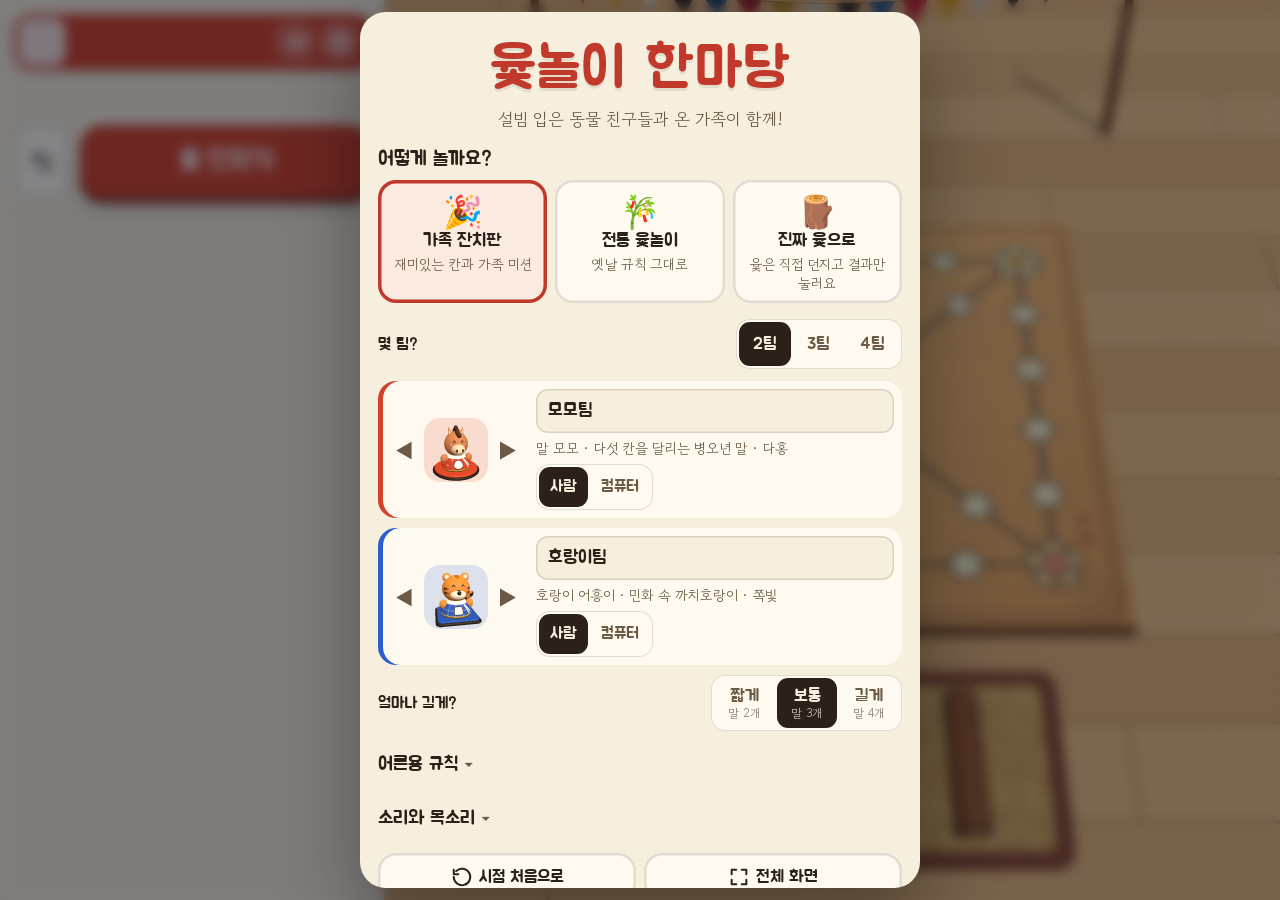
<file: index.html>
<!DOCTYPE html>
<html lang="ko">
<head>
<meta charset="utf-8">
<meta name="viewport" content="width=device-width, initial-scale=1, viewport-fit=cover">
<title>윷놀이 한마당</title>
<meta name="description" content="아이와 가족이 함께하는 3D 윷놀이. 설빔 입은 동물 친구들과 잔치판 미션까지.">
<meta name="theme-color" content="#C0392B">
<link rel="manifest" href="manifest.webmanifest">
<link rel="icon" href="icons/icon.svg" type="image/svg+xml">
<link rel="apple-touch-icon" href="icons/apple-touch-icon.png">
<meta name="apple-mobile-web-app-capable" content="yes">
<meta name="mobile-web-app-capable" content="yes">
<meta name="apple-mobile-web-app-title" content="윷놀이">
<meta property="og:title" content="윷놀이 한마당">
<meta property="og:description" content="아이와 가족이 함께하는 3D 윷놀이">
<link rel="preload" href="fonts/jua.woff2" as="font" type="font/woff2" crossorigin>
<link rel="stylesheet" href="css/app.css">
<script type="importmap">{"imports":{"three":"./vendor/three/three.module.min.js","three/addons/":"./vendor/three/addons/"}}</script>
</head>
<body>
<div class="app" id="app">
  <aside id="side">
    <header id="hud" aria-label="경기 현황">
      <div id="turnBar">
        <img id="turnFace" alt="" width="48" height="48">
        <div class="turnText"><b id="turnName"></b><span id="turnSub"></span></div>
        <div class="tools">
          <button class="tool" id="soundBtn" aria-label="소리"></button>
          <button class="tool" id="menuBtn" aria-label="설정" title="설정">
            <svg viewBox="0 0 24 24" width="22" height="22" fill="none" stroke="currentColor" stroke-width="2.2" stroke-linecap="round" stroke-linejoin="round" aria-hidden="true"><circle cx="12" cy="12" r="3.2"/><path d="M19.4 15a1.7 1.7 0 0 0 .3 1.9l.1.1a2 2 0 1 1-2.8 2.8l-.1-.1a1.7 1.7 0 0 0-1.9-.3 1.7 1.7 0 0 0-1 1.5V21a2 2 0 1 1-4 0v-.1a1.7 1.7 0 0 0-1.1-1.5 1.7 1.7 0 0 0-1.9.3l-.1.1a2 2 0 1 1-2.8-2.8l.1-.1a1.7 1.7 0 0 0 .3-1.9 1.7 1.7 0 0 0-1.5-1H3a2 2 0 1 1 0-4h.1a1.7 1.7 0 0 0 1.5-1.1 1.7 1.7 0 0 0-.3-1.9l-.1-.1a2 2 0 1 1 2.8-2.8l.1.1a1.7 1.7 0 0 0 1.9.3H9a1.7 1.7 0 0 0 1-1.5V3a2 2 0 1 1 4 0v.1a1.7 1.7 0 0 0 1 1.5 1.7 1.7 0 0 0 1.9-.3l.1-.1a2 2 0 1 1 2.8 2.8l-.1.1a1.7 1.7 0 0 0-.3 1.9V9a1.7 1.7 0 0 0 1.5 1H21a2 2 0 1 1 0 4h-.1a1.7 1.7 0 0 0-1.5 1z"/></svg>
          </button>
        </div>
      </div>
      <div id="teams"></div>
    </header>
    <section id="panel" tabindex="-1">
      <p id="msg" role="status" aria-live="polite"></p>
      <div id="tokens" role="group" aria-label="나온 결과"></div>
      <div id="choices" role="group" aria-label="움직일 말 고르기"></div>
      <div id="realPad" hidden aria-label="진짜 윷 결과 누르기"></div>
      <div class="actions">
        <button id="undoBtn" class="iconBtn" aria-label="되돌리기" title="되돌리기 (U)">
          <svg viewBox="0 0 24 24" width="24" height="24" fill="none" stroke="currentColor" stroke-width="2.4" stroke-linecap="round" stroke-linejoin="round" aria-hidden="true"><path d="M9 14 4 9l5-5"/><path d="M4 9h10.5a5.5 5.5 0 0 1 0 11H11"/></svg>
        </button>
        <button id="throwBtn">
          <span class="charge" aria-hidden="true"></span>
          <span class="tlabel">윷 던지기</span>
        </button>
      </div>
      <ol id="log" aria-label="경기 기록"></ol>
    </section>
  </aside>
  <main id="stage" aria-describedby="boardText">
    <div id="banner" aria-hidden="true"></div>
    <div id="toast" role="status" aria-live="polite"></div>
    <p id="srNews" class="sr-only" aria-live="polite" aria-atomic="true"></p>
    <p id="boardText" class="sr-only"></p>
  </main>
</div>

<!-- 시작·설정 -->
<div class="modal" id="setup" role="dialog" aria-modal="true" aria-labelledby="setupTitle">
  <div class="sheet wide">
    <button class="sheetClose" id="setupClose" aria-label="경기로 돌아가기" hidden>✕</button>
    <div class="brand">
      <h1 id="setupTitle">윷놀이 한마당</h1>
      <p>설빔 입은 동물 친구들과 온 가족이 함께!</p>
    </div>
    <div class="field">
      <div class="flabel">어떻게 놀까요?</div>
      <div class="presets" id="presets">
        <button class="preset" data-preset="party"><span class="pic">🎉</span><b>가족 잔치판</b><span>재미있는 칸과 가족 미션</span></button>
        <button class="preset" data-preset="classic"><span class="pic">🎋</span><b>전통 윷놀이</b><span>옛날 규칙 그대로</span></button>
        <button class="preset" data-preset="real"><span class="pic">🪵</span><b>진짜 윷으로</b><span>윷은 직접 던지고 결과만 눌러요</span></button>
      </div>
      <p class="note inGameNote" id="inGameNote" hidden>팀 수·동물·말 개수·잔치 칸·규칙은 "새 경기 시작!"을 눌러야 바뀌어요. 사람/컴퓨터와 말 빠르기는 바로 바뀌어요.</p>
    </div>
    <div class="field">
      <div class="rrow"><span class="flabel">몇 팀?</span><div class="seg" data-key="teamCount" role="group" aria-label="팀 수"><button data-v="2">2팀</button><button data-v="3">3팀</button><button data-v="4">4팀</button></div></div>
      <div id="teamRows"></div>
    </div>
    <div class="field rrow"><span class="flabel">얼마나 길게?</span><div class="seg" data-key="pieces" role="group" aria-label="말 개수"><button data-v="2">짧게<small>말 2개</small></button><button data-v="3">보통<small>말 3개</small></button><button data-v="4">길게<small>말 4개</small></button></div></div>
    <details class="rules">
      <summary>어른용 규칙</summary>
      <div class="rrow"><span>잔치 칸</span><div class="seg sm" data-key="party" role="group" aria-label="잔치 칸"><button data-v="on">켜기</button><button data-v="off">끄기</button></div></div>
      <div class="rrow" id="rowQuiet"><span>조용한 미션만</span><div class="seg sm" data-key="quiet" role="group" aria-label="조용한 미션만"><button data-v="on">네</button><button data-v="off">아니요</button></div></div>
      <div class="rrow"><span>빽도</span><div class="seg sm" data-key="backdo" role="group" aria-label="빽도"><button data-v="on">쓰기</button><button data-v="off">안 쓰기</button></div></div>
      <div class="rrow" id="rowBackEmpty"><span>판에 말이 없을 때 빽도</span><div class="seg sm" data-key="backdoEmpty" role="group" aria-label="판에 말이 없을 때 빽도"><button data-v="void">무효</button><button data-v="enter">참먹이 뒤로 출발</button></div></div>
      <div class="rrow"><span>완주</span><div class="seg sm" data-key="finish" role="group" aria-label="완주 규칙"><button data-v="pass">참먹이 지나야</button><button data-v="touch">닿으면</button></div></div>
      <div class="rrow" id="rowOdds"><span>윷 확률</span><div class="seg sm" data-key="odds" role="group" aria-label="윷 확률"><button data-v="real">진짜 윷처럼</button><button data-v="fun">윷·모 자주</button></div></div>
      <div class="rrow" id="rowNak"><span>낙</span><div class="seg sm" data-key="nak" role="group" aria-label="낙"><button data-v="off">없음</button><button data-v="on">가끔</button></div></div>
      <div class="rrow" id="rowEnd"><span>경기 끝</span><div class="seg sm" data-key="endRule" role="group" aria-label="경기 끝"><button data-v="first">1등 나오면</button><button data-v="all">모든 순위까지</button></div></div>
      <div class="rrow"><span>갈 곳이 하나뿐이면</span><div class="seg sm" data-key="auto" role="group" aria-label="자동 이동"><button data-v="on">알아서 가기</button><button data-v="off">직접 누르기</button></div></div>
      <div class="rrow"><span>말 움직임</span><div class="seg sm" data-key="speed" role="group" aria-label="말 움직임 속도"><button data-v="normal">보통</button><button data-v="fast">빠르게</button></div></div>
    </details>
    <details class="rules" id="soundBox">
      <summary>소리와 목소리</summary>
      <div class="rrow"><span>효과음</span><div class="seg sm" data-pref="sfx" role="group" aria-label="효과음"><button data-v="on">켜기</button><button data-v="off">끄기</button></div></div>
      <div class="rrow"><span>읽어 주기</span><div class="seg sm" data-pref="voice" role="group" aria-label="읽어 주기"><button data-v="on">켜기</button><button data-v="off">끄기</button></div></div>
      <div class="rrow"><span>배경 음악</span><div class="seg sm" data-pref="music" role="group" aria-label="배경 음악"><button data-v="on">켜기</button><button data-v="off">끄기</button></div></div>
      <p class="note" id="voiceNote" hidden>이 기기에는 한국어 목소리가 없어서 읽어 주기를 쓸 수 없어요.</p>
    </details>
    <div class="screenRow">
      <button class="go b small" id="viewBtn" >
        <svg viewBox="0 0 24 24" width="22" height="22" fill="none" stroke="currentColor" stroke-width="2.2" stroke-linecap="round" stroke-linejoin="round" aria-hidden="true"><path d="M3 12a9 9 0 1 0 2.6-6.4"/><path d="M3 4v5h5"/></svg> 시점 처음으로
      </button>
      <button class="go b small" id="fsBtn" >
        <svg viewBox="0 0 24 24" width="22" height="22" fill="none" stroke="currentColor" stroke-width="2.2" stroke-linecap="round" stroke-linejoin="round" aria-hidden="true"><path d="M4 9V4h5M20 9V4h-5M4 15v5h5M20 15v5h-5"/></svg> 전체 화면
      </button>
    </div>
    <div class="btns">
      <button class="go a" id="resumeBtn" hidden>이어서 하기</button>
      <button class="go a" id="startBtn">경기 시작!</button>
    </div>
    <details class="help">
      <summary>윷놀이 배우기</summary>
      <div class="animalCards" id="animalCards"></div>
      <ul>
        <li>윷가락 넷 중 평평한 면이 위로 나온 개수로 가는 칸 수가 정해져요. 하나면 도, 둘이면 개, 셋이면 걸, 넷이면 윷, 하나도 없으면 모예요.</li>
        <li>‘빽’ 표시가 있는 윷가락 하나만 평평한 면이면 빽도, 한 칸 뒤로 가요.</li>
        <li>윷이나 모가 나오거나 상대 말을 잡으면 한 번 더 던져요.</li>
        <li>모·뒷모·방에 딱 멈추면 다음엔 지름길로 가요.</li>
        <li>오른쪽 아래 ‘출발’ 칸을 ‘참먹이’라고도 해요. 한 바퀴 돌아 참먹이를 지나면 완주예요.</li>
        <li>우리 팀 말끼리 만나면 업고 같이 움직여요. 업힌 말이 잡히면 다 같이 집으로 가요.</li>
        <li>말을 모두 먼저 들여보내는 팀이 이겨요.</li>
        <li>잔치 칸: 🎁 선물 상자, 🎴 가족 미션, 🚪 도깨비 문(방으로 순간이동), 🐦 까치 소식(한 번 더), 💧 웅덩이(한 칸 뒤로), 🤝 친구 부르기. 딱 멈췄을 때만 터지고, 한 번 터지면 한 바퀴 쉬어요.</li>
        <li>키보드: 스페이스 던지기, 1~4 선택지 고르기, ←→ 결과 바꾸기, U 되돌리기.</li>
      </ul>
    </details>
    <p class="credit">버전 <span id="ver"></span> · <a href="https://tk-korea.github.io/yutnori/privacy.html" target="_blank" rel="noopener">개인정보처리방침</a></p>
  </div>
</div>

<!-- 가족 미션 -->
<div class="modal" id="mission" role="dialog" aria-modal="true" aria-labelledby="mText" hidden>
  <div class="sheet card">
    <div class="mTeam" id="mTeam"></div>
    <div class="mIcon" id="mIcon"></div>
    <h2 id="mText"></h2>
    <div class="mTimer" id="mTimer" hidden></div>
    <div class="btns row">
      <button class="go a" id="mDone">해냈어요! 👏</button>
      <button class="go b" id="mSkip">다음에 할래요</button>
    </div>
  </div>
</div>

<!-- 시상식 -->
<div class="modal" id="result" role="dialog" aria-modal="true" aria-labelledby="rTitle" hidden>
  <div class="sheet">
    <h2 id="rTitle"></h2>
    <ol id="rList"></ol>
    <p class="today" id="today"></p>
    <div class="btns">
      <button class="go a" id="againBtn">한 판 더!</button>
      <button class="go b" id="toSetupBtn">설정 바꾸기</button>
      <button class="go c" id="rUndo" hidden>마지막 수 되돌리기</button>
    </div>
  </div>
</div>

<!-- 안드로이드 뒤로 가기: 그만할지 묻기(앱에서만 열림) -->
<div class="modal" id="quit" role="alertdialog" aria-modal="true" aria-labelledby="qText" hidden>
  <div class="sheet card">
    <h2 id="qText">윷놀이를 그만할까요?</h2>
    <p class="qSave" id="qSave">하던 경기는 저장돼서 다음에 이어서 할 수 있어요.</p>
    <div class="btns row">
      <button class="go a" id="qStay">계속할래요</button>
      <button class="go b" id="qExit">그만할래요</button>
    </div>
  </div>
</div>

<div id="boot" class="boot"><div class="spinner" aria-hidden="true"></div><p id="bootMsg">윷판을 펴는 중…</p></div>
<noscript><p class="nojs">이 게임은 자바스크립트가 필요해요.</p></noscript>
<script type="module" src="js/main.js"></script>
</body>
</html>
</file>
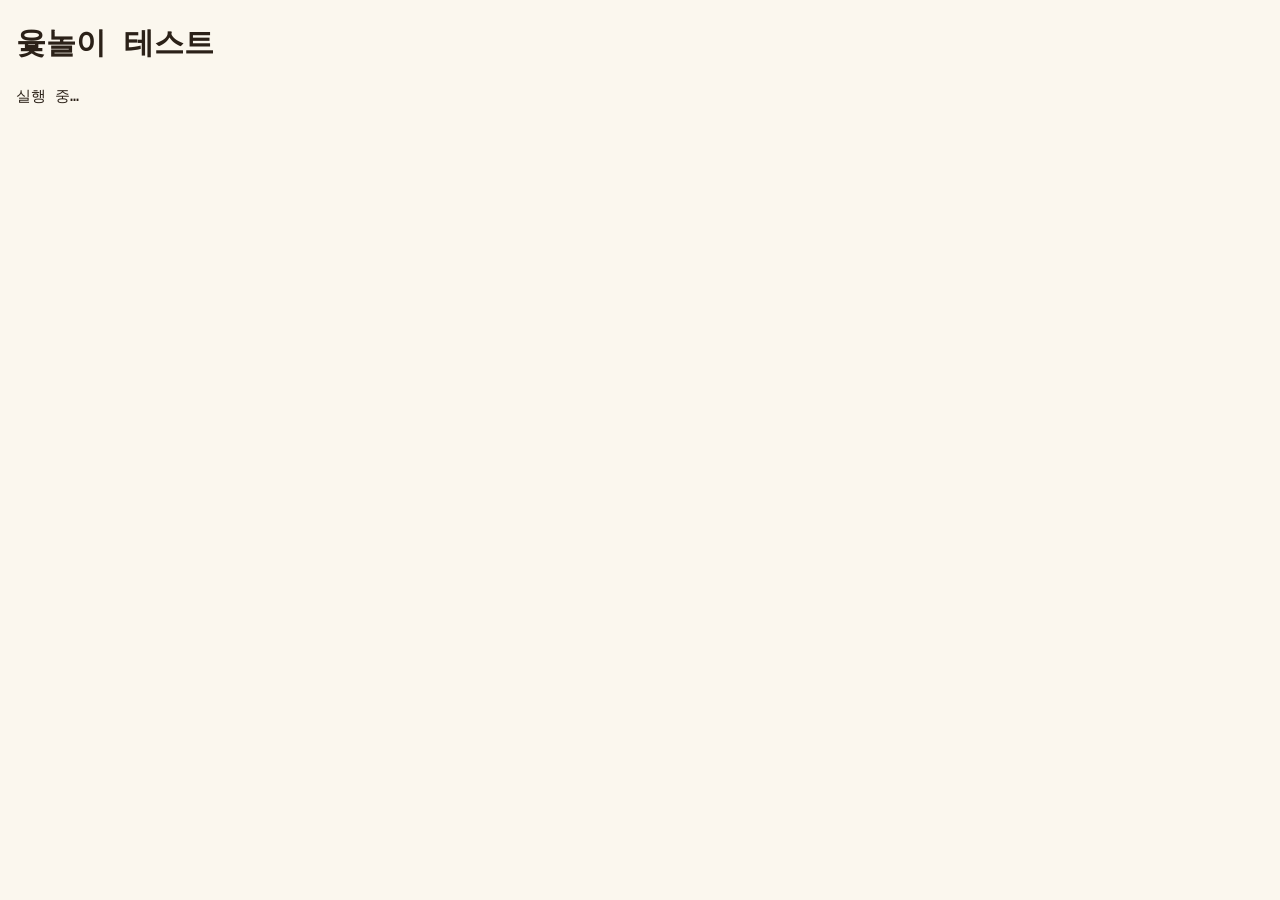
<file: tests/index.html>
<!DOCTYPE html>
<html lang="ko">
<head>
<meta charset="utf-8">
<title>RUNNING</title>
<style>
body{font:15px/1.5 ui-monospace,Menlo,monospace;margin:16px;background:#fbf7ee;color:#2b2118}
.pass{color:#1f7a3f}.fail{color:#b3261e}
pre{white-space:pre-wrap}
</style>
</head>
<body>
<h1>윷놀이 테스트</h1>
<pre id="out">실행 중…</pre>
<script type="importmap">{"imports":{"three":"../vendor/three/three.module.min.js"}}</script>
<script type="module">
import { run } from './harness.js';
import './rules.test.js';
import './ai.test.js';
import './game.test.js';
import './party.test.js';
import './audio.test.js';
const mods = new URLSearchParams(location.search).get('only');
await run();
</script>
</body>
</html>
</file>
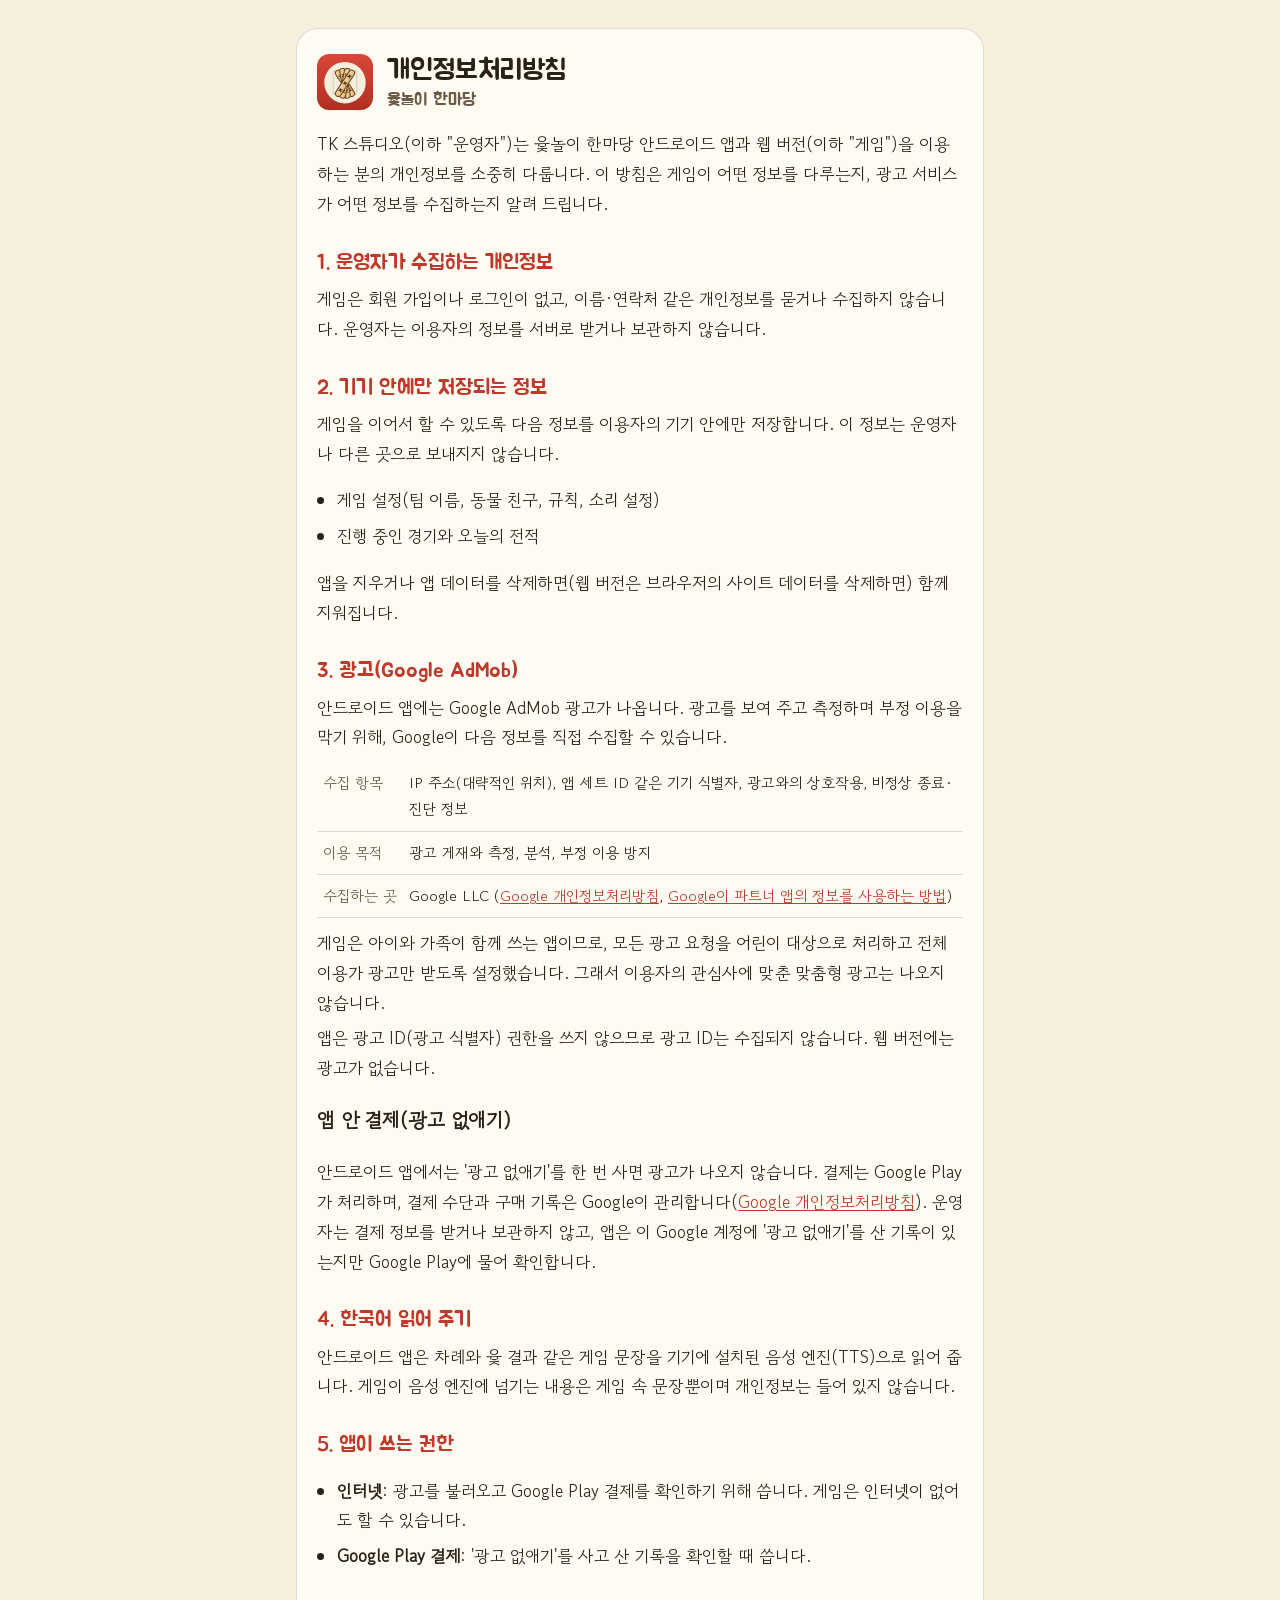
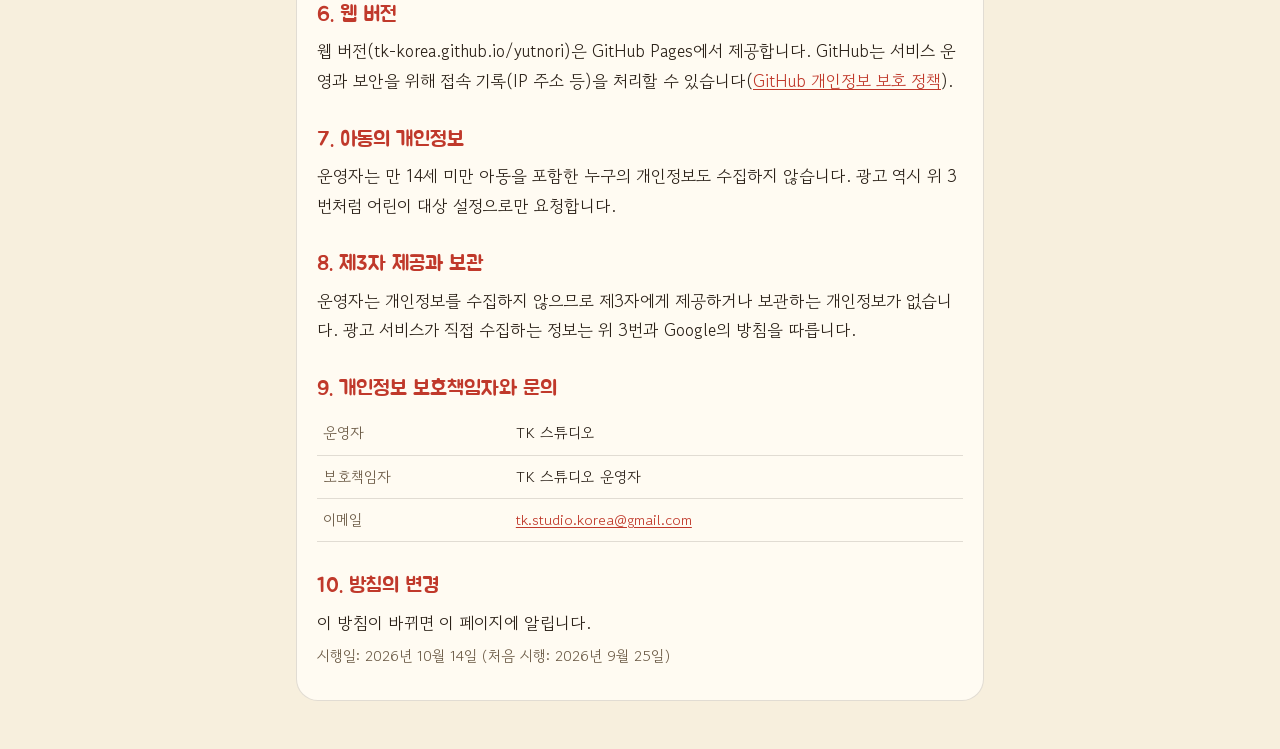
<file: privacy.html>
<!doctype html>
<html lang="ko">
<head>
<meta charset="utf-8">
<meta name="viewport" content="width=device-width, initial-scale=1, viewport-fit=cover">
<title>개인정보처리방침 · 윷놀이 한마당</title>
<meta name="description" content="윷놀이 한마당 앱과 웹 버전의 개인정보처리방침">
<link rel="icon" href="icons/icon.svg" type="image/svg+xml">
<style>
@font-face { font-family: 'Jua'; src: url(fonts/jua.woff2) format('woff2'); font-display: swap; }
@font-face { font-family: 'Gowun Dodum'; src: url(fonts/gowun-dodum.woff2) format('woff2'); font-display: swap; }
:root { --paper: #F7EFDD; --card: #FFFBF2; --ink: #2B2118; --muted: #6B5A45; --line: rgba(43, 33, 24, .14); --red: #C0392B; color-scheme: light; }
@media (prefers-color-scheme: dark) {
  :root { --paper: #0E1530; --card: #18203F; --ink: #F3EBD8; --muted: #B9B09D; --line: rgba(243, 235, 216, .16); --red: #FF7A5C; color-scheme: dark; }
}
* { box-sizing: border-box; }
body { margin: 0; background: var(--paper); color: var(--ink); font: 17px/1.75 'Gowun Dodum', 'Apple SD Gothic Neo', 'Malgun Gothic', sans-serif; }
main { max-width: 720px; margin: 0 auto; padding: 28px 16px 48px; }
.card { background: var(--card); border: 1px solid var(--line); border-radius: 22px; padding: 24px 20px; }
header { display: flex; align-items: center; gap: 14px; margin-bottom: 18px; }
header img { width: 56px; height: 56px; }
h1, h2 { font-family: 'Jua', 'Malgun Gothic', sans-serif; font-weight: 400; line-height: 1.3; }
h1 { font-size: 28px; margin: 0; }
h1 small { display: block; font-size: 17px; color: var(--muted); }
h2 { font-size: 21px; margin: 30px 0 8px; color: var(--red); }
p, li { margin: 6px 0; }
ul { padding-left: 1.2em; }
table { width: 100%; border-collapse: collapse; margin: 10px 0; font-size: 15px; }
th, td { text-align: left; vertical-align: top; padding: 8px 6px; border-bottom: 1px solid var(--line); }
th { color: var(--muted); font-weight: 400; white-space: nowrap; }
a { color: var(--red); overflow-wrap: anywhere; }
.muted { color: var(--muted); font-size: 15px; }
</style>
</head>
<body>
<main>
<div class="card">
<header>
  <img src="icons/icon.svg" alt="">
  <h1>개인정보처리방침<small>윷놀이 한마당</small></h1>
</header>

<p>TK 스튜디오(이하 "운영자")는 윷놀이 한마당 안드로이드 앱과 웹 버전(이하 "게임")을 이용하는 분의 개인정보를 소중히 다룹니다. 이 방침은 게임이 어떤 정보를 다루는지, 광고 서비스가 어떤 정보를 수집하는지 알려 드립니다.</p>

<h2>1. 운영자가 수집하는 개인정보</h2>
<p>게임은 회원 가입이나 로그인이 없고, 이름·연락처 같은 개인정보를 묻거나 수집하지 않습니다. 운영자는 이용자의 정보를 서버로 받거나 보관하지 않습니다.</p>

<h2>2. 기기 안에만 저장되는 정보</h2>
<p>게임을 이어서 할 수 있도록 다음 정보를 이용자의 기기 안에만 저장합니다. 이 정보는 운영자나 다른 곳으로 보내지지 않습니다.</p>
<ul>
  <li>게임 설정(팀 이름, 동물 친구, 규칙, 소리 설정)</li>
  <li>진행 중인 경기와 오늘의 전적</li>
</ul>
<p>앱을 지우거나 앱 데이터를 삭제하면(웹 버전은 브라우저의 사이트 데이터를 삭제하면) 함께 지워집니다.</p>

<h2>3. 광고(Google AdMob)</h2>
<p>안드로이드 앱에는 Google AdMob 광고가 나옵니다. 광고를 보여 주고 측정하며 부정 이용을 막기 위해, Google이 다음 정보를 직접 수집할 수 있습니다.</p>
<table>
  <tr><th>수집 항목</th><td>IP 주소(대략적인 위치), 앱 세트 ID 같은 기기 식별자, 광고와의 상호작용, 비정상 종료·진단 정보</td></tr>
  <tr><th>이용 목적</th><td>광고 게재와 측정, 분석, 부정 이용 방지</td></tr>
  <tr><th>수집하는 곳</th><td>Google LLC (<a href="https://policies.google.com/privacy">Google 개인정보처리방침</a>, <a href="https://policies.google.com/technologies/partner-sites">Google이 파트너 앱의 정보를 사용하는 방법</a>)</td></tr>
</table>
<p>게임은 아이와 가족이 함께 쓰는 앱이므로, 모든 광고 요청을 어린이 대상으로 처리하고 전체 이용가 광고만 받도록 설정했습니다. 그래서 이용자의 관심사에 맞춘 맞춤형 광고는 나오지 않습니다.</p>
<p>앱은 광고 ID(광고 식별자) 권한을 쓰지 않으므로 광고 ID는 수집되지 않습니다. 웹 버전에는 광고가 없습니다.</p>

<h3>앱 안 결제(광고 없애기)</h3>
<p>안드로이드 앱에서는 '광고 없애기'를 한 번 사면 광고가 나오지 않습니다. 결제는 Google Play가 처리하며, 결제 수단과 구매 기록은 Google이 관리합니다(<a href="https://policies.google.com/privacy">Google 개인정보처리방침</a>). 운영자는 결제 정보를 받거나 보관하지 않고, 앱은 이 Google 계정에 '광고 없애기'를 산 기록이 있는지만 Google Play에 물어 확인합니다.</p>

<h2>4. 한국어 읽어 주기</h2>
<p>안드로이드 앱은 차례와 윷 결과 같은 게임 문장을 기기에 설치된 음성 엔진(TTS)으로 읽어 줍니다. 게임이 음성 엔진에 넘기는 내용은 게임 속 문장뿐이며 개인정보는 들어 있지 않습니다.</p>

<h2>5. 앱이 쓰는 권한</h2>
<ul>
  <li><b>인터넷</b>: 광고를 불러오고 Google Play 결제를 확인하기 위해 씁니다. 게임은 인터넷이 없어도 할 수 있습니다.</li>
  <li><b>Google Play 결제</b>: '광고 없애기'를 사고 산 기록을 확인할 때 씁니다.</li>
</ul>

<h2>6. 웹 버전</h2>
<p>웹 버전(tk-korea.github.io/yutnori)은 GitHub Pages에서 제공합니다. GitHub는 서비스 운영과 보안을 위해 접속 기록(IP 주소 등)을 처리할 수 있습니다(<a href="https://docs.github.com/site-policy/privacy-policies/github-general-privacy-statement">GitHub 개인정보 보호 정책</a>).</p>

<h2>7. 아동의 개인정보</h2>
<p>운영자는 만 14세 미만 아동을 포함한 누구의 개인정보도 수집하지 않습니다. 광고 역시 위 3번처럼 어린이 대상 설정으로만 요청합니다.</p>

<h2>8. 제3자 제공과 보관</h2>
<p>운영자는 개인정보를 수집하지 않으므로 제3자에게 제공하거나 보관하는 개인정보가 없습니다. 광고 서비스가 직접 수집하는 정보는 위 3번과 Google의 방침을 따릅니다.</p>

<h2>9. 개인정보 보호책임자와 문의</h2>
<table>
  <tr><th>운영자</th><td>TK 스튜디오</td></tr>
  <tr><th>보호책임자</th><td>TK 스튜디오 운영자</td></tr>
  <tr><th>이메일</th><td><a href="mailto:tk.studio.korea@gmail.com">tk.studio.korea@gmail.com</a></td></tr>
</table>

<h2>10. 방침의 변경</h2>
<p>이 방침이 바뀌면 이 페이지에 알립니다.</p>
<p class="muted">시행일: 2026년 10월 14일 (처음 시행: 2026년 9월 25일)</p>
</div>
</main>
</body>
</html>
</file>
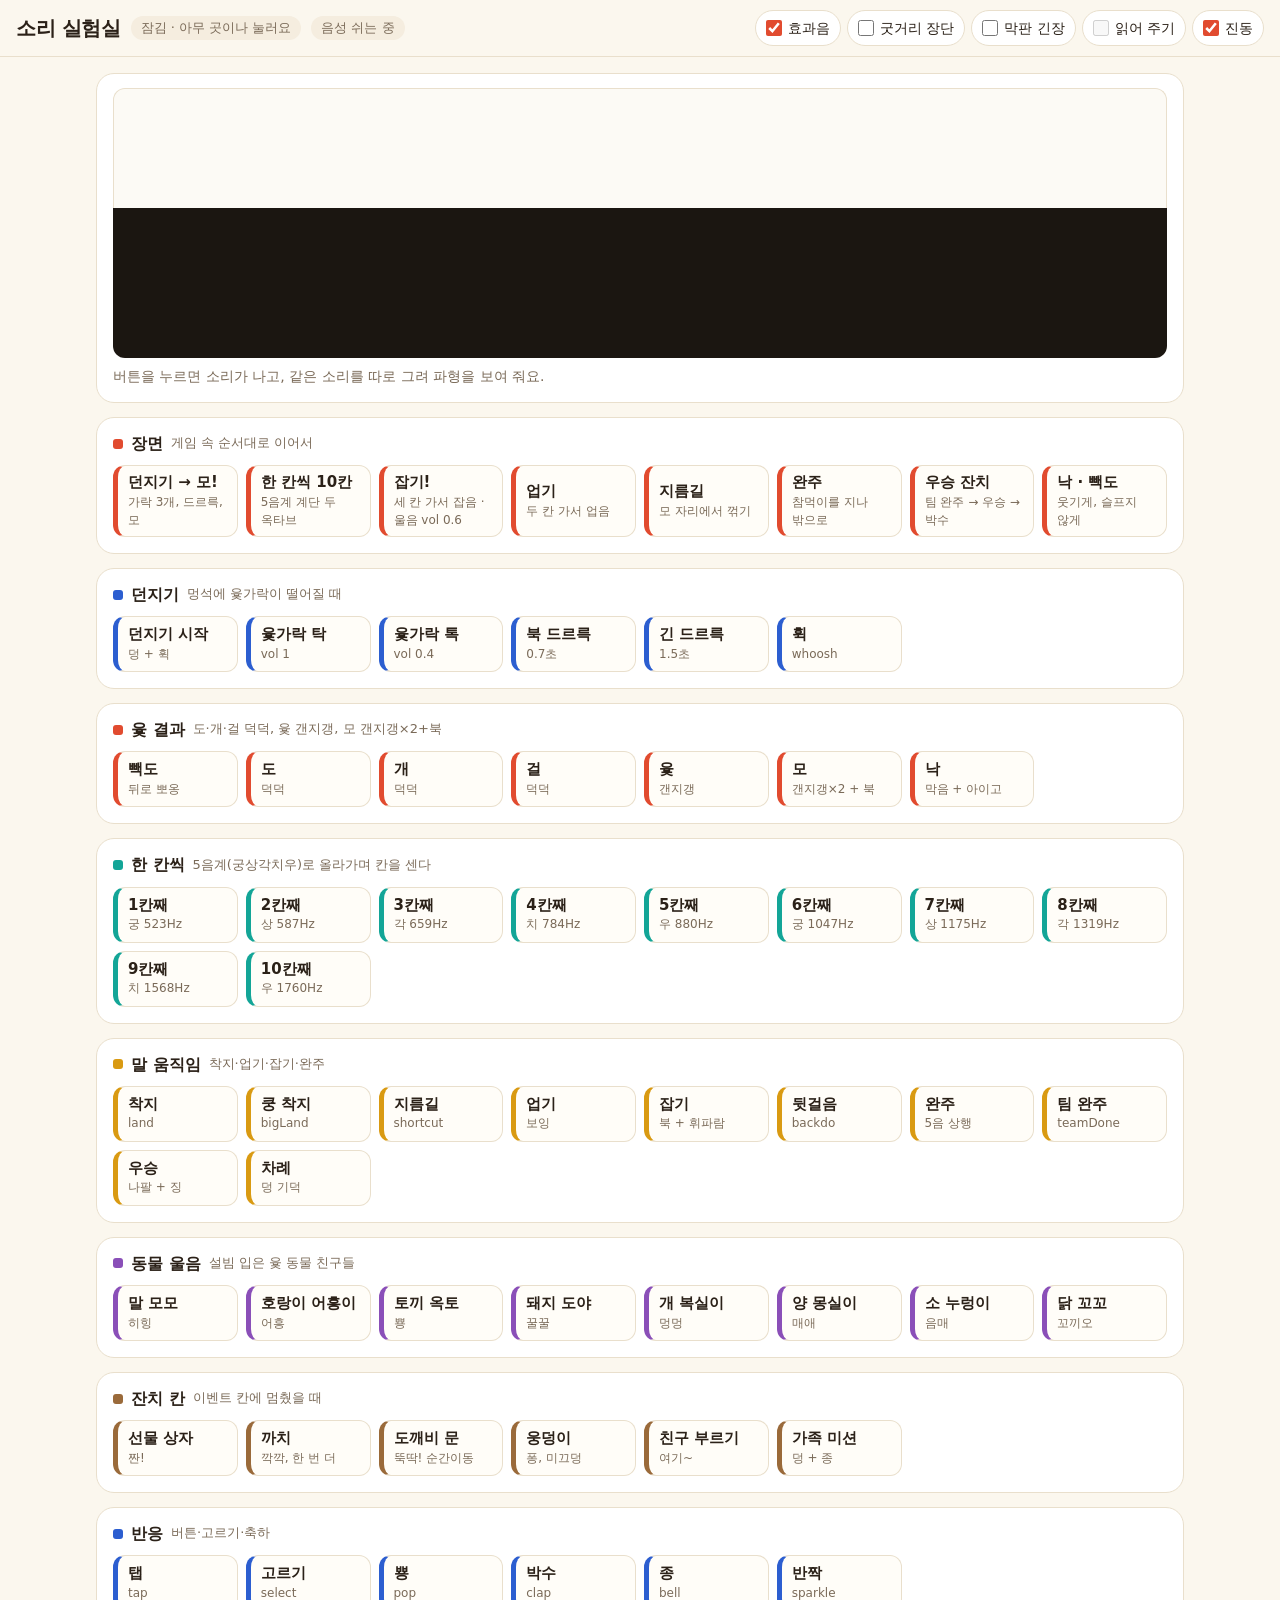
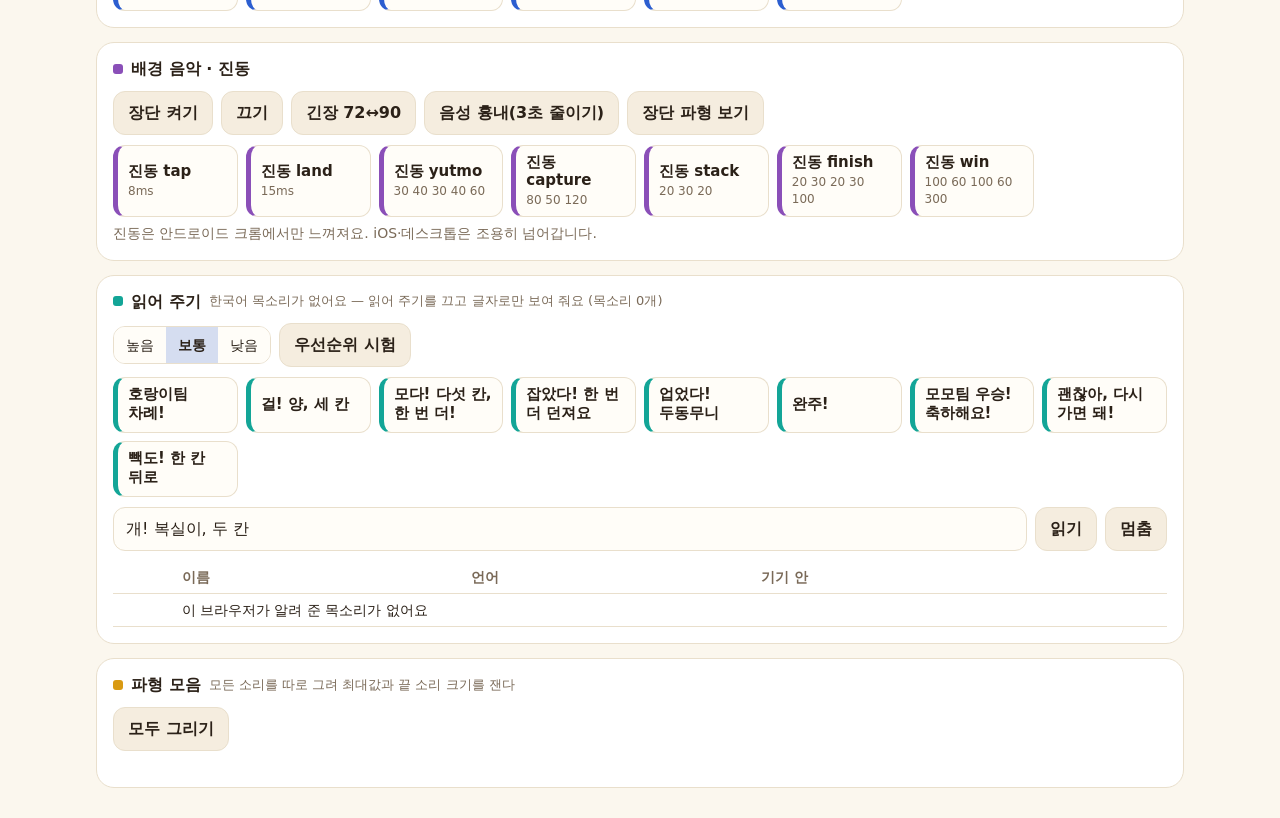
<file: dev/audio.html>
<!DOCTYPE html>
<html lang="ko">
<head>
<meta charset="utf-8">
<meta name="viewport" content="width=device-width, initial-scale=1, viewport-fit=cover">
<title>소리 실험실</title>
<link rel="icon" href="../icons/icon.svg">
<style>
:root {
  --bg: #FBF7EE; --card: #FFFFFF; --ink: #2B2118; --muted: #7A6A58; --line: #E9DFCC; --soft: #F5EDDF;
  --btn: #FFFDF8; --btn-hover: #FFF3DC; --ok: #1F7A3F; --bad: #B3261E; --wave-bg: #FCFAF5;
  --red: #E14B2F; --blue: #2C5ED0; --yellow: #D99A12; --teal: #13A597; --plum: #8A4FB8; --brown: #9A6A3A;
}
@media (prefers-color-scheme: dark) {
  :root:not([data-theme="light"]) {
    --bg: #1B1611; --card: #261F18; --ink: #F3EADB; --muted: #B6A690; --line: #3B3025; --soft: #2F271F;
    --btn: #2C241C; --btn-hover: #3A2F24; --ok: #5FD08A; --bad: #FF8A80; --wave-bg: #211B15;
    --red: #FF6A4D; --blue: #6E95FF; --yellow: #FFCB47; --teal: #2FCBB8; --plum: #C28BF0; --brown: #D9A56B;
  }
}
:root[data-theme="dark"] {
  --bg: #1B1611; --card: #261F18; --ink: #F3EADB; --muted: #B6A690; --line: #3B3025; --soft: #2F271F;
  --btn: #2C241C; --btn-hover: #3A2F24; --ok: #5FD08A; --bad: #FF8A80; --wave-bg: #211B15;
  --red: #FF6A4D; --blue: #6E95FF; --yellow: #FFCB47; --teal: #2FCBB8; --plum: #C28BF0; --brown: #D9A56B;
}
* { box-sizing: border-box; }
html { -webkit-text-size-adjust: 100%; }
body {
  margin: 0; background: var(--bg); color: var(--ink);
  font: 16px/1.45 system-ui, -apple-system, 'Apple SD Gothic Neo', 'Noto Sans KR', 'Malgun Gothic', sans-serif;
}
header.bar {
  position: sticky; top: 0; z-index: 5; background: var(--bg); border-bottom: 1px solid var(--line);
  padding: 10px 16px; display: flex; flex-wrap: wrap; gap: 8px 16px; align-items: center; justify-content: space-between;
}
.brand { display: flex; flex-wrap: wrap; align-items: center; gap: 6px 10px; min-width: 0; }
.brand b { font-size: 20px; letter-spacing: -0.02em; white-space: nowrap; flex: none; }
.pill { font-size: 13px; padding: 3px 10px; border-radius: 999px; background: var(--soft); color: var(--muted); white-space: nowrap; }
.pill.on { background: color-mix(in srgb, var(--teal) 22%, var(--card)); color: var(--ink); }
.toggles { display: flex; flex-wrap: wrap; gap: 6px; }
.toggles label {
  display: inline-flex; align-items: center; gap: 6px; font-size: 14px; padding: 6px 10px; min-height: 36px;
  border: 1px solid var(--line); border-radius: 999px; background: var(--card); cursor: pointer; user-select: none;
}
.toggles input { accent-color: var(--red); width: 16px; height: 16px; margin: 0; }
main { max-width: 1120px; margin: 0 auto; padding: 16px; }
.card { background: var(--card); border: 1px solid var(--line); border-radius: 18px; padding: 14px 16px 16px; margin: 0 0 14px; }
.card h2 { font-size: 16px; margin: 0 0 10px; display: flex; align-items: center; gap: 8px; }
.card h2 .dot { width: 10px; height: 10px; border-radius: 3px; background: var(--c, var(--red)); flex: none; }
.card h2 small { font-weight: 500; color: var(--muted); font-size: 13px; }
.grid { display: grid; grid-template-columns: repeat(auto-fill, minmax(112px, 1fr)); gap: 8px; }
button.sb {
  font: inherit; color: var(--ink); background: var(--btn); border: 1.5px solid var(--line);
  border-left: 5px solid var(--c, var(--red)); border-radius: 12px; min-height: 56px; padding: 7px 10px;
  text-align: left; cursor: pointer; transition: background .12s, transform .08s;
}
button.sb:hover { background: var(--btn-hover); }
button.sb:active { transform: scale(0.97); }
button.sb:focus-visible, button.act:focus-visible, .toggles label:focus-within { outline: 3px solid color-mix(in srgb, var(--blue) 60%, transparent); outline-offset: 2px; }
button.sb b { display: block; font-size: 15px; line-height: 1.25; word-break: keep-all; overflow-wrap: anywhere; }
button.sb small { display: block; font-size: 12px; color: var(--muted); margin-top: 2px; word-break: keep-all; overflow-wrap: anywhere; }
button.sb.hit { background: color-mix(in srgb, var(--c, var(--red)) 18%, var(--btn)); }
button.act {
  font: inherit; font-weight: 700; color: var(--ink); background: var(--soft); border: 1.5px solid var(--line);
  border-radius: 12px; min-height: 44px; padding: 8px 14px; cursor: pointer;
}
button.act:hover { background: var(--btn-hover); }
.scope-card { position: relative; }
#scope { display: block; width: 100%; height: 120px; border-radius: 12px 12px 0 0; background: var(--wave-bg); border: 1px solid var(--line); border-bottom: 0; }
#spec { display: block; width: 100%; height: 150px; border-radius: 0 0 12px 12px; background: #1B1611; }
.scope-info { display: flex; flex-wrap: wrap; gap: 6px 14px; margin-top: 8px; font-size: 14px; color: var(--muted); }
.scope-info b { color: var(--ink); }
.row { display: flex; flex-wrap: wrap; gap: 8px; align-items: center; margin: 0 0 10px; }
.row input[type="text"] {
  font: inherit; color: var(--ink); background: var(--btn); border: 1.5px solid var(--line); border-radius: 12px;
  min-height: 44px; padding: 8px 12px; flex: 1 1 220px; min-width: 0;
}
.seg { display: inline-flex; border: 1.5px solid var(--line); border-radius: 12px; overflow: hidden; }
.seg label { padding: 8px 12px; font-size: 14px; cursor: pointer; background: var(--btn); }
.seg input { position: absolute; opacity: 0; pointer-events: none; }
.seg label:has(input:checked) { background: color-mix(in srgb, var(--blue) 20%, var(--btn)); font-weight: 700; }
.voices { width: 100%; border-collapse: collapse; font-size: 14px; }
.voices th, .voices td { text-align: left; padding: 6px 8px; border-bottom: 1px solid var(--line); }
.voices th { color: var(--muted); font-weight: 600; }
.voices tr.ko td { background: color-mix(in srgb, var(--teal) 10%, transparent); }
.voices tr.best td { font-weight: 700; }
.table-wrap { overflow-x: auto; }
.note { font-size: 14px; color: var(--muted); margin: 6px 0 0; }
.gallery { display: grid; grid-template-columns: repeat(auto-fill, minmax(190px, 1fr)); gap: 10px; }
.wave { border: 1px solid var(--line); border-radius: 12px; padding: 8px 10px; background: var(--wave-bg); }
.wave .t { font-size: 14px; font-weight: 700; display: flex; justify-content: space-between; gap: 6px; }
.wave .t span { font-weight: 500; color: var(--muted); font-size: 12px; }
.wave canvas { display: block; width: 100%; height: 52px; margin: 4px 0; }
.wave .m { font: 12px/1.3 ui-monospace, Menlo, monospace; color: var(--muted); }
.wave .m .bad { color: var(--bad); font-weight: 700; }
.wave .m .ok { color: var(--ok); }
.checks { display: flex; flex-wrap: wrap; gap: 6px; margin: 0 0 10px; }
.checks span { font-size: 13px; padding: 3px 10px; border-radius: 999px; background: var(--soft); word-break: keep-all; }
.checks .ok { color: var(--ok); }
.checks .bad { color: var(--bad); font-weight: 700; }
#stats { display: none; }
#speaking { transition: background .2s; }
@media (max-width: 560px) {
  header.bar { position: static; }
  .grid { grid-template-columns: repeat(auto-fill, minmax(96px, 1fr)); }
  button.sb { min-height: 52px; padding: 6px 8px; }
  .brand b { font-size: 18px; }
}
</style>
</head>
<body>
<header class="bar">
  <div class="brand">
    <b>소리 실험실</b>
    <span class="pill" id="state">잠김 · 아무 곳이나 눌러요</span>
    <span class="pill" id="speaking">음성 쉬는 중</span>
  </div>
  <div class="toggles">
    <label><input type="checkbox" id="tSfx" checked> 효과음</label>
    <label><input type="checkbox" id="tMusic"> 굿거리 장단</label>
    <label><input type="checkbox" id="tTense"> 막판 긴장</label>
    <label><input type="checkbox" id="tVoice" checked> 읽어 주기</label>
    <label><input type="checkbox" id="tHaptic" checked> 진동</label>
  </div>
</header>

<main>
  <section class="card scope-card">
    <canvas id="scope" aria-label="마지막으로 누른 소리의 파형"></canvas>
    <canvas id="spec" aria-label="마지막으로 누른 소리의 스펙트로그램(세로: 80Hz~10kHz 로그 눈금)"></canvas>
    <div class="scope-info" id="scopeInfo"><span>버튼을 누르면 소리가 나고, 같은 소리를 따로 그려 파형을 보여 줘요.</span></div>
  </section>

  <section class="card" style="--c: var(--red)">
    <h2><span class="dot"></span>장면 <small>게임 속 순서대로 이어서</small></h2>
    <div class="grid" id="scenes"></div>
  </section>

  <div id="groups"></div>

  <section class="card" style="--c: var(--plum)">
    <h2><span class="dot"></span>배경 음악 · 진동</h2>
    <div class="row">
      <button class="act" id="mOn">장단 켜기</button>
      <button class="act" id="mOff">끄기</button>
      <button class="act" id="mTense">긴장 72↔90</button>
      <button class="act" id="mDuck">음성 흉내(3초 줄이기)</button>
      <button class="act" id="mShow">장단 파형 보기</button>
    </div>
    <div class="grid" id="buzz"></div>
    <p class="note">진동은 안드로이드 크롬에서만 느껴져요. iOS·데스크톱은 조용히 넘어갑니다.</p>
  </section>

  <section class="card" style="--c: var(--teal)">
    <h2><span class="dot"></span>읽어 주기 <small id="voiceInfo">목소리 찾는 중…</small></h2>
    <div class="row">
      <span class="seg" role="radiogroup" aria-label="우선순위">
        <label><input type="radio" name="prio" value="high"> 높음</label>
        <label><input type="radio" name="prio" value="normal" checked> 보통</label>
        <label><input type="radio" name="prio" value="low"> 낮음</label>
      </span>
      <button class="act" id="prioDemo">우선순위 시험</button>
    </div>
    <div class="grid" id="lines"></div>
    <div class="row" style="margin-top:10px">
      <input type="text" id="custom" value="개! 복실이, 두 칸" aria-label="읽을 문장">
      <button class="act" id="sayBtn">읽기</button>
      <button class="act" id="hushBtn">멈춤</button>
    </div>
    <div class="table-wrap">
      <table class="voices" id="voices"><thead><tr><th></th><th>이름</th><th>언어</th><th>기기 안</th></tr></thead><tbody></tbody></table>
    </div>
  </section>

  <section class="card" style="--c: var(--yellow)">
    <h2><span class="dot"></span>파형 모음 <small>모든 소리를 따로 그려 최대값과 끝 소리 크기를 잰다</small></h2>
    <div class="row"><button class="act" id="galleryBtn">모두 그리기</button><span class="note" id="galleryNote"></span></div>
    <div class="checks" id="checks"></div>
    <div class="gallery" id="gallery"></div>
    <pre id="stats"></pre>
  </section>
</main>

<script type="importmap">{"imports":{"three":"../vendor/three/three.module.min.js","three/addons/":"../vendor/three/addons/"}}</script>
<script>
// 모듈을 읽다가 난 오류(js/audio.js·js/voice.js)도 제목에 보이도록, 모듈보다 먼저 건다
window.onerror = m => { document.title = 'ERR ' + m; };
window.addEventListener('unhandledrejection', e => { document.title = 'ERR ' + ((e.reason && e.reason.message) || e.reason); });
</script>
<script type="module">
import { createAudio, BUZZ, pent } from '../js/audio.js';
import { createVoice } from '../js/voice.js';
import { SPECIES } from '../js/theme.js';

const $ = s => document.querySelector(s);
const q = new URLSearchParams(location.search);
if (q.get('theme')) document.documentElement.dataset.theme = q.get('theme');

const audio = createAudio();
const voice = createVoice({
  onSpeaking: b => {
    audio.duck(b);
    $('#speaking').textContent = b ? '음성 말하는 중 · 음악 30%' : '음성 쉬는 중';
    $('#speaking').classList.toggle('on', b);
  },
});

window.__lab = { audio, voice };

/* ---------- 소리 목록 ---------- */
const RN = { '-1': '빽도', 1: '도', 2: '개', 3: '걸', 4: '윷', 5: '모', nak: '낙' };
const RS = { '-1': '뒤로 뽀옹', 1: '덕덕', 2: '덕덕', 3: '덕덕', 4: '갠지갱', 5: '갠지갱×2 + 북', nak: '막음 + 아이고' };
const GUNG = ['궁', '상', '각', '치', '우'];
const C = ['var(--red)', 'var(--blue)', 'var(--yellow)', 'var(--teal)', 'var(--plum)', 'var(--brown)'];
const it = (name, params, label, sub) => ({ key: name + (Object.keys(params).length ? ':' + Object.values(params).join(',') : ''), name, params, label, sub });

const GROUPS = [
  { title: '던지기', sub: '멍석에 윷가락이 떨어질 때', c: C[1], items: [
    it('throwStart', {}, '던지기 시작', '덩 + 휙'),
    it('stickLand', { vol: 1 }, '윷가락 탁', 'vol 1'),
    it('stickLand', { vol: 0.4 }, '윷가락 톡', 'vol 0.4'),
    it('drumroll', { ms: 700 }, '북 드르륵', '0.7초'),
    it('drumroll', { ms: 1500 }, '긴 드르륵', '1.5초'),
    it('whoosh', {}, '휙', 'whoosh'),
  ] },
  { title: '윷 결과', sub: '도·개·걸 덕덕, 윷 갠지갱, 모 갠지갱×2+북', c: C[0], items:
    [-1, 1, 2, 3, 4, 5, 'nak'].map(r => it('result', { r }, RN[r], RS[r])) },
  { title: '한 칸씩', sub: '5음계(궁상각치우)로 올라가며 칸을 센다', c: C[3], items:
    Array.from({ length: 10 }, (_, s) => it('hop', { step: s }, `${s + 1}칸째`, `${GUNG[s % 5]} ${Math.round(pent(s % 5) * (s >= 5 ? 2 : 1))}Hz`)) },
  { title: '말 움직임', sub: '착지·업기·잡기·완주', c: C[2], items: [
    it('land', {}, '착지', 'land'),
    it('bigLand', {}, '쿵 착지', 'bigLand'),
    it('shortcut', {}, '지름길', 'shortcut'),
    it('stack', {}, '업기', '보잉'),
    it('capture', {}, '잡기', '북 + 휘파람'),
    it('backdo', {}, '뒷걸음', 'backdo'),
    it('finish', {}, '완주', '5음 상행'),
    it('teamDone', {}, '팀 완주', 'teamDone'),
    it('win', {}, '우승', '나팔 + 징'),
    it('turn', {}, '차례', '덩 기덕'),
  ] },
  { title: '동물 울음', sub: '설빔 입은 윷 동물 친구들', c: C[4], items:
    SPECIES.map(s => it('cry', { species: s.id }, `${s.animal} ${s.name}`, s.cry)) },
  { title: '잔치 칸', sub: '이벤트 칸에 멈췄을 때', c: C[5], items: [
    it('event', { kind: 'gift' }, '선물 상자', '짠!'),
    it('event', { kind: 'magpie' }, '까치', '깍깍, 한 번 더'),
    it('event', { kind: 'gate' }, '도깨비 문', '뚝딱! 순간이동'),
    it('event', { kind: 'puddle' }, '웅덩이', '퐁, 미끄덩'),
    it('event', { kind: 'friend' }, '친구 부르기', '여기~'),
    it('event', { kind: 'mission' }, '가족 미션', '덩 + 종'),
  ] },
  { title: '반응', sub: '버튼·고르기·축하', c: C[1], items: [
    it('tap', {}, '탭', 'tap'),
    it('select', {}, '고르기', 'select'),
    it('pop', {}, '뿅', 'pop'),
    it('clap', {}, '박수', 'clap'),
    it('bell', {}, '종', 'bell'),
    it('sparkle', {}, '반짝', 'sparkle'),
  ] },
];
const ALL = GROUPS.flatMap(g => g.items.map(x => ({ ...x, c: g.c })));

/** 소리마다 함께 줄 진동 */
function buzzFor(x) {
  if (x.name === 'result') return x.params.r === 4 || x.params.r === 5 ? 'yutmo' : null;
  return { capture: 'capture', stack: 'stack', finish: 'finish', teamDone: 'finish', win: 'win', land: 'land', bigLand: 'land', tap: 'tap', select: 'tap', stickLand: 'land' }[x.name] || null;
}

/* ---------- 버튼 만들기 ---------- */
function button(x, onClick) {
  const b = document.createElement('button');
  b.className = 'sb';
  b.style.setProperty('--c', x.c || C[0]);
  b.innerHTML = `<b></b><small></small>`;
  b.querySelector('b').textContent = x.label;
  b.querySelector('small').textContent = x.sub || '';
  b.addEventListener('click', () => {
    b.classList.add('hit');
    setTimeout(() => b.classList.remove('hit'), 180);
    onClick();
  });
  return b;
}

for (const g of GROUPS) {
  const sec = document.createElement('section');
  sec.className = 'card';
  sec.style.setProperty('--c', g.c);
  sec.innerHTML = `<h2><span class="dot"></span><span></span> <small></small></h2><div class="grid"></div>`;
  sec.querySelector('h2 span:nth-child(2)').textContent = g.title;
  sec.querySelector('h2 small').textContent = g.sub;
  const grid = sec.querySelector('.grid');
  for (const x of g.items) grid.appendChild(button({ ...x, c: g.c }, () => fire({ ...x, c: g.c })));
  $('#groups').appendChild(sec);
}

function fire(x) {
  audio.play(x.name, x.params);
  const bz = buzzFor(x);
  if (bz) audio.buzz(bz);
  showScope(x);
}

/* ---------- 장면: 게임 속 순서 ---------- */
// 장면 = [ms, 소리 이름, 인자, 진동] 목록 + 읽을 문장. 실제로 울릴 수도, 오프라인으로 그릴 수도 있다.
const at = (ms, fn) => setTimeout(fn, ms);
const say = (t, prio = 'normal') => { if ($('#tVoice').checked) voice.say(t, { prio }); };
/** from칸째부터 n칸 뛰기(말 설계의 뛰기 가속 260/260/230/210/200ms). [이벤트, 끝 ms] */
function hops(n, from = 0, start = 0) {
  const gaps = [260, 260, 230, 210, 200], ev = [];
  let ms = start;
  for (let k = 0; k < n; k++) { ev.push([ms, 'hop', { step: from + k }]); ms += gaps[Math.min(k, 4)]; }
  return [ev, ms];
}
const scene = (label, sub, build) => { const { ev, lines = [], secs = 3 } = build(); return { key: 'scene:' + label, label, sub, ev, lines, secs, c: 'var(--red)' }; };
const SCENES = [
  scene('던지기 → 모!', '가락 3개, 드르륵, 모', () => ({ secs: 3.5, ev: [
    [0, 'throwStart'], [380, 'stickLand', { vol: 0.9, pan: -0.5 }], [450, 'stickLand', { vol: 0.7, pan: 0.1 }],
    [530, 'stickLand', { vol: 0.8, pan: 0.5 }], [560, 'drumroll', { ms: 620 }], [1200, 'stickLand', { vol: 1 }, 'land'],
    [1320, 'result', { r: 5 }, 'yutmo'], [1900, 'cry', { species: 'horse' }]],
  lines: [[1500, '모다! 다섯 칸, 한 번 더!', 'high']] })),
  scene('한 칸씩 10칸', '5음계 계단 두 옥타브', () => { const [ev, end] = hops(10); ev.push([end, 'land', {}, 'land']); return { ev, secs: 3 }; }),
  scene('잡기!', '세 칸 가서 잡음 · 울음 vol 0.6', () => { const [ev, end] = hops(3); ev.push([end, 'capture', {}, 'capture'], [end, 'cry', { species: 'tiger', vol: 0.6 }]);
    return { ev, lines: [[end + 150, '잡았다! 한 번 더 던져요', 'high']] }; }),
  scene('업기', '두 칸 가서 업음', () => { const [ev, end] = hops(2); ev.push([end, 'stack', {}, 'stack']); return { ev, lines: [[end + 200, '업었다! 두동무니']] }; }),
  scene('지름길', '모 자리에서 꺾기', () => { const [ev, end] = hops(2); ev.push([end, 'shortcut']); return { ev, lines: [[end + 300, '지름길로 가요!']] }; }),
  scene('완주', '참먹이를 지나 밖으로', () => { const [ev, end] = hops(3); ev.push([end, 'finish', {}, 'finish']); return { ev, lines: [[end + 250, '완주!']] }; }),
  scene('우승 잔치', '팀 완주 → 우승 → 박수', () => ({ secs: 5.8, ev: [
    [0, 'teamDone', {}, 'finish'], [1300, 'win', {}, 'win'], [1900, 'clap'], [2600, 'cry', { species: 'horse', pitch: 1.1 }]],
  lines: [[1500, '모모팀 우승! 축하해요!', 'high']] })),
  scene('낙 · 빽도', '웃기게, 슬프지 않게', () => ({ secs: 3, ev: [[0, 'result', { r: 'nak' }], [1500, 'result', { r: -1 }], [1950, 'backdo']],
    lines: [[300, '낙! 다시 던져요'], [1700, '빽도! 한 칸 뒤로']] })),
];
function runScene(sc) {
  for (const [ms, name, params, bz] of sc.ev) at(ms, () => { audio.play(name, params); if (bz) audio.buzz(bz); });
  for (const [ms, text, prio] of sc.lines) at(ms, () => say(text, prio));
  showScope(sc);
}
for (const sc of SCENES) $('#scenes').appendChild(button(sc, () => runScene(sc)));

/* ---------- 음악·진동 ---------- */
const syncMusic = () => { $('#tMusic').checked = audio.enabled.music; };
$('#mOn').onclick = () => { audio.music(true); syncMusic(); };
$('#mOff').onclick = () => { audio.music(false); syncMusic(); };
$('#mTense').onclick = () => { $('#tTense').checked = !$('#tTense').checked; audio.setTension($('#tTense').checked); };
$('#mDuck').onclick = () => { audio.duck(true); setTimeout(() => audio.duck(false), 3000); };
$('#mShow').onclick = () => showScope({ key: 'music', label: '굿거리 장단', music: true });
$('#tSfx').onchange = e => audio.setEnabled({ sfx: e.target.checked });
$('#tMusic').onchange = e => audio.setEnabled({ music: e.target.checked });
$('#tTense').onchange = e => audio.setTension(e.target.checked);
$('#tHaptic').onchange = e => audio.setEnabled({ haptics: e.target.checked });
$('#tVoice').onchange = e => voice.setEnabled(e.target.checked);
for (const k of Object.keys(BUZZ)) {
  const p = BUZZ[k];
  $('#buzz').appendChild(button({ label: '진동 ' + k, sub: Array.isArray(p) ? p.join(' ') : p + 'ms', c: 'var(--plum)' }, () => audio.buzz(k)));
}

/* ---------- 읽어 주기 ---------- */
const LINES = ['호랑이팀 차례!', '걸! 양, 세 칸', '모다! 다섯 칸, 한 번 더!', '잡았다! 한 번 더 던져요',
  '업었다! 두동무니', '완주!', '모모팀 우승! 축하해요!', '괜찮아, 다시 가면 돼!', '빽도! 한 칸 뒤로'];
const prio = () => document.querySelector('input[name="prio"]:checked').value;
for (const t of LINES) $('#lines').appendChild(button({ label: t, sub: '', c: 'var(--teal)' }, () => voice.say(t, { prio: prio() })));
$('#sayBtn').onclick = () => voice.say($('#custom').value, { prio: prio() });
$('#hushBtn').onclick = () => voice.cancel();
$('#prioDemo').onclick = () => {
  voice.say('호랑이팀 차례! 윷을 던져 주세요', { prio: 'normal' });
  at(500, () => voice.say('이건 낮음이라 안 들려요', { prio: 'low' }));
  at(900, () => voice.say('모다! 다섯 칸, 한 번 더!', { prio: 'high' }));
  at(1100, () => voice.say('높음이 끝나면 이어서 들려요', { prio: 'normal' }));
};

function listVoices() {
  let all = [];
  try { all = speechSynthesis.getVoices(); } catch (e) { /* 없음 */ }
  const best = voice.voice;
  const tb = $('#voices tbody');
  tb.textContent = '';
  const sorted = [...all].sort((a, b) => (b.lang.startsWith('ko') - a.lang.startsWith('ko')) || a.name.localeCompare(b.name));
  for (const v of sorted.slice(0, 60)) {
    const tr = document.createElement('tr');
    if (String(v.lang).toLowerCase().startsWith('ko')) tr.className = 'ko';
    if (v === best) tr.classList.add('best');
    [v === best ? '★' : '', v.name, v.lang, v.localService ? '예' : '아니오'].forEach(s => { const td = document.createElement('td'); td.textContent = s; tr.appendChild(td); });
    tb.appendChild(tr);
  }
  if (!all.length) tb.innerHTML = '<tr><td></td><td colspan="3">이 브라우저가 알려 준 목소리가 없어요</td></tr>';
  $('#voiceInfo').textContent = !voice.supported ? '이 브라우저는 읽어 주기를 지원하지 않아요'
    : best ? `목소리: ${best.name} (${best.lang}) · 목소리 ${all.length}개 중 한국어 ${all.filter(v => String(v.lang).toLowerCase().startsWith('ko')).length}개`
      : `한국어 목소리가 없어요 — 읽어 주기를 끄고 글자로만 보여 줘요 (목소리 ${all.length}개)`;
  // 한국어 목소리가 없으면 스위치를 끄고 잠근다
  $('#tVoice').checked = !!best && voice.enabled;
  $('#tVoice').disabled = !best;
}
if (voice.supported) speechSynthesis.addEventListener('voiceschanged', listVoices);

/* ---------- 잠금 풀기(첫 탭) ---------- */
function showState() {
  const c = audio.context;
  $('#state').textContent = !c ? '잠김 · 아무 곳이나 눌러요' : c.state === 'running' ? `소리 켜짐 · ${c.sampleRate}Hz` : `소리 ${c.state}`;
  $('#state').classList.toggle('on', !!c && c.state === 'running');
}
document.addEventListener('pointerdown', () => {
  audio.unlock();
  voice.unlock();
  if (audio.context) audio.context.onstatechange = showState;
  showState();
}, { capture: true });
document.addEventListener('keydown', () => { audio.unlock(); voice.unlock(); showState(); }, { capture: true });

/* ---------- 오프라인으로 그려 보기 ---------- */
// 헤드리스 Chrome의 가상 시간이 렌더링 도중 흘러가 버리지 않게, 끝날 때까지 작은 요청을 걸어 둔다(헤드리스에서만)
const HEADLESS = navigator.webdriver || /Headless/.test(navigator.userAgent);
const PING = new URL('../tests/harness.js', location.href).href;
async function hold(p) {
  if (!HEADLESS) return p;
  let done = false;
  p.then(() => { done = true; }, () => { done = true; });
  while (!done) { try { await fetch(PING, { cache: 'no-store' }).then(r => r.arrayBuffer()); } catch (e) { break; } }
  return p;
}
// Chrome의 컴프레서는 처음 수십 ms 동안 소리를 줄이므로, WARM초 뒤에 소리를 걸고 그 앞은 잘라 낸다(실제 크기로 재기)
const WARM = 0.25;
async function renderOffline(x, secs) {
  const off = new OfflineAudioContext(2, Math.round(44100 * (secs + WARM)), 44100);
  const a = createAudio({ context: off });
  const begin = () => {
    if (x.music) { a.setTension(!!x.tense); a.music(true); return; }
    if (!x.ev) { a.play(x.name, x.params); return; }
    // 장면: 이벤트 시각마다 렌더링을 멈추고 소리를 건다(같은 렌더 조각끼리 묶음)
    const Q = 128 / 44100, byQ = new Map();
    for (const [ms, name, params] of x.ev) {
      const k = Math.round(ms / 1000 / Q);
      if (!byQ.has(k)) byQ.set(k, []);
      byQ.get(k).push([name, params]);
    }
    for (const [k, list] of byQ) {
      const fire = () => list.forEach(([n, p]) => a.play(n, p));
      if (k === 0) fire(); else off.suspend(off.currentTime + k * Q).then(() => { fire(); off.resume(); });
    }
  };
  off.suspend(WARM).then(() => { begin(); off.resume(); });
  const full = await hold(off.startRendering());
  const cut = Math.round(WARM * 44100);
  const buf = new AudioBuffer({ numberOfChannels: 2, length: full.length - cut, sampleRate: 44100 });
  for (let c = 0; c < 2; c++) buf.copyToChannel(full.getChannelData(c).subarray(cut), c);
  return buf;
}
function measure(buf, from, to) {
  let peak = 0, sum = 0, n = 0;
  const A = Math.floor(from * buf.sampleRate), B = Math.min(buf.length, Math.floor(to * buf.sampleRate));
  for (let c = 0; c < buf.numberOfChannels; c++) {
    const d = buf.getChannelData(c);
    for (let i = 0; i < d.length; i++) { const v = Math.abs(d[i]); if (v > peak) peak = v; }
    for (let i = A; i < B; i++) { sum += d[i] * d[i]; n++; }
  }
  return { peak, rms: Math.sqrt(sum / Math.max(1, n)) };
}
/** play()가 알려 주는 소리 길이(초): 그리지 않고 걸어만 본다 */
function durationOf(x) {
  const a = createAudio({ context: new OfflineAudioContext(2, 44100, 44100) });
  return a.play(x.name, x.params).duration || 0;
}
/** 그릴 길이: 음악 8초, 장면은 정한 만큼, 소리 하나는 끝나고 0.75초 더(적어도 3초) */
const secsOf = x => x.music ? 8 : x.ev ? (x.secs || 3) : Math.max(3, durationOf(x) + 0.75);
/* 소리 크기(LUFS-M 흉내, tests/audio.test.js와 같은 식): K 가중 뒤 0.4초 창의 가장 큰 값. phone이면 300Hz 고역 통과를 더 건다 */
function biquadRun(x, [b0, b1, b2, a0, a1, a2]) {
  const y = new Float32Array(x.length);
  let x1 = 0, x2 = 0, y1 = 0, y2 = 0;
  for (let i = 0; i < x.length; i++) { const v = (b0 * x[i] + b1 * x1 + b2 * x2 - a1 * y1 - a2 * y2) / a0; x2 = x1; x1 = x[i]; y2 = y1; y1 = v; y[i] = v; }
  return y;
}
function loudness(buf, phone = false) {
  const sr = buf.sampleRate;
  const hp = (f, q) => { const w = 2 * Math.PI * f / sr, c = Math.cos(w), al = Math.sin(w) / (2 * q); return [(1 + c) / 2, -(1 + c), (1 + c) / 2, 1 + al, -2 * c, 1 - al]; };
  const A = Math.pow(10, 4 / 40), w = 2 * Math.PI * 1500 / sr, c = Math.cos(w), sa = Math.sqrt(A) * Math.sin(w) * Math.SQRT2;
  const shelf = [A * ((A + 1) + (A - 1) * c + sa), -2 * A * ((A - 1) + (A + 1) * c), A * ((A + 1) + (A - 1) * c - sa), (A + 1) - (A - 1) * c + sa, 2 * ((A - 1) - (A + 1) * c), (A + 1) - (A - 1) * c - sa];
  const chans = [];
  for (let ch = 0; ch < buf.numberOfChannels; ch++) {
    let y = biquadRun(biquadRun(buf.getChannelData(ch), shelf), hp(38, 0.5));
    if (phone) y = biquadRun(biquadRun(y, hp(300, 0.707)), hp(300, 0.707));
    chans.push(y);
  }
  const win = Math.round(0.4 * sr), step = Math.round(0.05 * sr);
  let best = -Infinity;
  for (let a = 0; a + win <= buf.length; a += step) {
    let s = 0;
    for (const y of chans) { let e = 0; for (let i = a; i < a + win; i++) e += y[i] * y[i]; s += e / win; }
    best = Math.max(best, -0.691 + 10 * Math.log10(s + 1e-12));
  }
  return best;
}
/** 소리가 들리는 길이(-50dB 아래로 내려가는 마지막 지점) */
function audibleLen(buf) {
  const d = buf.getChannelData(0);
  for (let i = d.length - 1; i >= 0; i--) if (Math.abs(d[i]) > 0.003) return (i + 1) / buf.sampleRate;
  return 0;
}
const css = v => getComputedStyle(document.documentElement).getPropertyValue(v).trim();
function drawWave(canvas, buf, color, full = false, zoom = 1) {
  const dpr = Math.min(2, window.devicePixelRatio || 1);
  const w = canvas.clientWidth, h = canvas.clientHeight;
  canvas.width = Math.round(w * dpr); canvas.height = Math.round(h * dpr);
  const g = canvas.getContext('2d');
  g.scale(dpr, dpr);
  g.clearRect(0, 0, w, h);
  const mid = h / 2, amp = (h / 2 - 4) * zoom;
  // 기준선: 0, ±0.5, ±1
  g.strokeStyle = css('--line'); g.lineWidth = 1;
  for (const y of [-1, -0.5, 0, 0.5, 1]) { if (Math.abs(y * zoom) > 1) continue; g.beginPath(); g.moveTo(0, mid - y * amp); g.lineTo(w, mid - y * amp); g.stroke(); }
  if (full) {
    g.fillStyle = css('--muted'); g.font = '11px ui-monospace, Menlo, monospace';
    for (let s = 0.5; s < buf.duration; s += 0.5) { const x = s / buf.duration * w; g.fillRect(x, h - 6, 1, 6); if (s % 1 === 0) g.fillText(s + '초', x + 3, h - 2); }
  }
  const L = buf.getChannelData(0), R = buf.numberOfChannels > 1 ? buf.getChannelData(1) : L;
  const per = L.length / w;
  g.fillStyle = color;
  for (let x = 0; x < w; x++) {
    let lo = 0, hi = 0;
    const a = Math.floor(x * per), b = Math.min(L.length, Math.floor((x + 1) * per));
    for (let i = a; i < b; i++) { const v = (L[i] + R[i]) / 2; if (v < lo) lo = v; if (v > hi) hi = v; }
    g.fillRect(x, mid - hi * amp, 1, Math.max(1, (hi - lo) * amp));
  }
}
/* 스펙트로그램: 1024점 FFT, 로그 주파수 축(80Hz~10kHz) — 음높이 곡선(울음·5음계·휘파람)을 눈으로 확인 */
const FFT_N = 1024;
const fftTables = (() => {
  const rev = new Uint16Array(FFT_N), bits = Math.log2(FFT_N);
  for (let i = 0; i < FFT_N; i++) { let r = 0; for (let b = 0; b < bits; b++) r |= ((i >> b) & 1) << (bits - 1 - b); rev[i] = r; }
  const cos = new Float64Array(FFT_N / 2), sin = new Float64Array(FFT_N / 2), win = new Float64Array(FFT_N);
  for (let i = 0; i < FFT_N / 2; i++) { cos[i] = Math.cos(2 * Math.PI * i / FFT_N); sin[i] = -Math.sin(2 * Math.PI * i / FFT_N); }
  for (let i = 0; i < FFT_N; i++) win[i] = 0.5 - 0.5 * Math.cos(2 * Math.PI * i / (FFT_N - 1));
  return { rev, cos, sin, win };
})();
function fftMag(src, off, out) {
  const { rev, cos, sin, win } = fftTables, re = new Float64Array(FFT_N), im = new Float64Array(FFT_N);
  for (let i = 0; i < FFT_N; i++) re[rev[i]] = (src[off + i] || 0) * win[i];
  for (let size = 2; size <= FFT_N; size <<= 1) {
    const half = size >> 1, step = FFT_N / size;
    for (let i = 0; i < FFT_N; i += size) {
      for (let j = 0; j < half; j++) {
        const k = j * step, a = i + j, b = a + half;
        const tr = re[b] * cos[k] - im[b] * sin[k], ti = re[b] * sin[k] + im[b] * cos[k];
        re[b] = re[a] - tr; im[b] = im[a] - ti; re[a] += tr; im[a] += ti;
      }
    }
  }
  for (let i = 0; i < FFT_N / 2; i++) out[i] = Math.hypot(re[i], im[i]);
}
const HEAT = [[0, [27, 22, 17]], [0.35, [74, 36, 110]], [0.6, [214, 64, 69]], [0.8, [248, 170, 60]], [1, [255, 246, 214]]];
function heat(v) {
  for (let i = 1; i < HEAT.length; i++) {
    if (v <= HEAT[i][0]) {
      const [a, ca] = HEAT[i - 1], [b, cb] = HEAT[i], k = (v - a) / (b - a);
      return ca.map((c, j) => Math.round(c + (cb[j] - c) * k));
    }
  }
  return HEAT[HEAT.length - 1][1];
}
function drawSpectrogram(canvas, buf) {
  const dpr = Math.min(2, window.devicePixelRatio || 1);
  const w = canvas.clientWidth, h = canvas.clientHeight;
  canvas.width = Math.round(w * dpr); canvas.height = Math.round(h * dpr);
  const L = buf.getChannelData(0), R = buf.numberOfChannels > 1 ? buf.getChannelData(1) : L;
  const mono = new Float32Array(L.length);
  for (let i = 0; i < L.length; i++) mono[i] = (L[i] + R[i]) / 2;
  const cols = Math.max(1, Math.min(canvas.width, 900)), rows = canvas.height;
  const img = new ImageData(cols, rows), mag = new Float64Array(FFT_N / 2);
  const fMin = 80, fMax = 10000, binHz = buf.sampleRate / FFT_N;
  const rowBin = Array.from({ length: rows }, (_, y) => fMin * Math.pow(fMax / fMin, 1 - y / (rows - 1)) / binHz);
  for (let x = 0; x < cols; x++) {
    fftMag(mono, Math.floor(x / cols * (mono.length - FFT_N)), mag);
    for (let y = 0; y < rows; y++) {
      const b = rowBin[y], i = Math.floor(b), f = b - i;
      const m = (mag[i] || 0) * (1 - f) + (mag[i + 1] || 0) * f;
      const db = 20 * Math.log10(m / (FFT_N / 4) + 1e-9);
      const [r, g, bl] = heat(Math.max(0, Math.min(1, (db + 90) / 80)));
      const o = (y * cols + x) * 4;
      img.data[o] = r; img.data[o + 1] = g; img.data[o + 2] = bl; img.data[o + 3] = 255;
    }
  }
  const tmp = document.createElement('canvas');
  tmp.width = cols; tmp.height = rows;
  tmp.getContext('2d').putImageData(img, 0, 0);
  const g = canvas.getContext('2d');
  g.imageSmoothingEnabled = true;
  g.drawImage(tmp, 0, 0, canvas.width, canvas.height);
  // 주파수 눈금
  g.scale(dpr, dpr);
  g.font = '11px ui-monospace, Menlo, monospace';
  for (const f of [200, 500, 1000, 2000, 5000]) {
    const y = (1 - Math.log(f / fMin) / Math.log(fMax / fMin)) * h;
    g.fillStyle = 'rgba(255,246,214,0.35)'; g.fillRect(0, y, w, 1);
    g.fillStyle = 'rgba(255,246,214,0.85)'; g.fillText(f >= 1000 ? f / 1000 + 'k' : String(f), 4, y - 3);
  }
}
let scopeSeq = 0;
async function showScope(x) {
  const my = ++scopeSeq, secs = secsOf(x);
  const buf = await renderOffline(x, secs);
  if (my !== scopeSeq) return;
  const color = x.c ? css(x.c.replace(/var\((.*)\)/, '$1')) : css('--plum');
  const all = measure(buf, 0, secs), tail = measure(buf, secs - 0.25, secs);
  // 조용한 소리(음악 등)는 크게 보여 준다
  const zoom = all.peak > 0 && all.peak < 0.25 ? Math.min(8, Math.floor(0.9 / all.peak)) : 1;
  drawWave($('#scope'), buf, color, true, zoom);
  drawSpectrogram($('#spec'), buf);
  const info = $('#scopeInfo');
  info.innerHTML = '';
  const add = (k, v) => { const s = document.createElement('span'); s.innerHTML = `${k} <b></b>`; s.querySelector('b').textContent = v; info.appendChild(s); };
  add('소리', `${x.label}${x.key && x.key !== 'music' && !x.ev ? ' · ' + x.key : ''}`);
  add('최대', all.peak.toFixed(3));
  add('평균(RMS)', all.rms.toFixed(4));
  add('들리는 길이', audibleLen(buf).toFixed(2) + '초');
  add('크기(LUFS-M)', `${loudness(buf).toFixed(1)} · 폰 ${loudness(buf, true).toFixed(1)}`);
  if (!x.music) add('끝 0.25초', tail.rms < 0.01 ? '조용 ✓' : tail.rms.toFixed(4));
  if (zoom > 1) add('그림 확대', '×' + zoom);
}

/* ---------- 파형 모음 ---------- */
/** 크기 순서 기준(tests/audio.test.js와 같다)을 알약으로 보여 준다. 어긋난 수를 돌려준다 */
function showChecks(lu) {
  const L = (k, band) => lu[k][band], hop = b => L('hop:0', b);
  const dgg = b => Math.max(L('result:1', b), L('result:2', b), L('result:3', b));
  const cries = SPECIES.map(s => L('cry:' + s.id, 'full')).sort((a, b) => a - b);
  const f = v => v.toFixed(1);
  const rows = [];
  for (const b of ['full', 'phone']) {
    const tag = b === 'full' ? '' : '폰 ';
    rows.push([`${tag}모 ${f(L('result:5', b))} ≥ 윷 ${f(L('result:4', b))} + 2`, L('result:5', b) >= L('result:4', b) + 2]);
    rows.push([`${tag}윷 + 2 ≥ 도·개·걸 ${f(dgg(b))} + 5`, L('result:4', b) + 2 >= dgg(b) + 5]);
    rows.push([`${tag}빽도 ${f(L('result:-1', b))}·낙 ${f(L('result:nak', b))} ≤ 윷 − 3`, Math.max(L('result:-1', b), L('result:nak', b)) <= L('result:4', b) - 3]);
  }
  rows.push([`울음 가장 큰 ${f(cries[cries.length - 1])} ≤ 한 칸 ${f(hop('full'))} + 4`, cries[cries.length - 1] <= hop('full') + 4]);
  rows.push([`호랑이 ${f(L('cry:tiger', 'full'))} ≤ 울음 가운데값 ${f((cries[3] + cries[4]) / 2)}`, L('cry:tiger', 'full') <= (cries[3] + cries[4]) / 2]);
  rows.push([`폰 착지 ${f(L('land', 'phone'))} ≥ 한 칸 ${f(hop('phone'))} − 3`, L('land', 'phone') >= hop('phone') - 3]);
  rows.push([`폰 쿵 착지 ${f(L('bigLand', 'phone'))} ≥ 한 칸 + 2`, L('bigLand', 'phone') >= hop('phone') + 2]);
  const box = $('#checks');
  box.textContent = '';
  let bad = 0;
  for (const [text, pass] of rows) {
    const s = document.createElement('span');
    s.className = pass ? 'ok' : 'bad';
    s.textContent = (pass ? '✓ ' : '✗ ') + text;
    box.appendChild(s);
    if (!pass) bad++;
  }
  return bad;
}
async function gallery() {
  const box = $('#gallery');
  box.textContent = '';
  const items = [...ALL, { key: 'music', label: '굿거리 장단', sub: '72bpm · 8초', music: true, c: 'var(--plum)' },
    { key: 'music:tense', label: '막판 긴장', sub: '90bpm · 8초', music: true, tense: true, c: 'var(--plum)' }];
  const stats = {}, lu = {};
  let bad = 0;
  for (const x of items) {
    const secs = secsOf(x);
    const buf = await renderOffline(x, secs);
    const all = measure(buf, 0, secs), tail = measure(buf, secs - 0.25, secs);
    const okPeak = all.peak > 0.01 && all.peak <= 1, okTail = x.music || tail.rms < 0.01;
    if (!okPeak || !okTail) bad++;
    lu[x.key] = { full: loudness(buf), phone: loudness(buf, true) };
    stats[x.key] = [+all.peak.toFixed(3), +all.rms.toFixed(4), +audibleLen(buf).toFixed(2), +tail.rms.toFixed(4), +lu[x.key].full.toFixed(1), +lu[x.key].phone.toFixed(1)];
    const el = document.createElement('div');
    el.className = 'wave';
    el.innerHTML = `<div class="t"><b></b><span></span></div><canvas></canvas><div class="m"></div>`;
    el.querySelector('.t b').textContent = x.label;
    el.querySelector('.t span').textContent = x.key;
    el.querySelector('.m').innerHTML = `최대 <span class="${okPeak ? 'ok' : 'bad'}">${all.peak.toFixed(2)}</span> · ${audibleLen(buf).toFixed(2)}초 · 끝 <span class="${okTail ? 'ok' : 'bad'}">${x.music ? '—' : okTail ? '✓' : tail.rms.toFixed(3)}</span><br>LUFS ${lu[x.key].full.toFixed(1)} · 폰 ${lu[x.key].phone.toFixed(1)}`;
    box.appendChild(el);
    drawWave(el.querySelector('canvas'), buf, css((x.c || 'var(--red)').replace(/var\((.*)\)/, '$1')));
  }
  bad += showChecks(lu);
  $('#galleryNote').textContent = `${items.length}개 · ${bad ? '문제 ' + bad + '개' : '모두 기준 통과'}`;
  $('#stats').textContent = JSON.stringify(stats);
  return bad;
}
$('#galleryBtn').onclick = () => gallery();

/* ---------- 시작 ---------- */
showState();
await voice.ready;
listVoices();
const show = q.get('show');
if (show) {
  const x = show === 'music' ? { key: 'music', label: '굿거리 장단', music: true } : show === 'tense' ? { key: 'music:tense', label: '막판 긴장', music: true, tense: true }
    : show.startsWith('scene') ? SCENES[+show.split(':')[1] || 0] : ALL.find(v => v.key === show);
  if (x) await showScope(x);
}
if (q.get('gallery')) await gallery();
// ?live=1: 진짜 AudioContext로 잠금 풀기 → 장단(3초 뒤 긴장) → 장면 → 끄기를 이어서 돌려 보고, 출력 크기를 50ms마다 잰다.
// 헤드리스: --autoplay-policy=no-user-gesture-required --mute-audio 로 띄우고 실제 시간으로 기다려야 한다(가상 시간에서는 오디오 시계가 멈춤)
if (q.get('live')) {
  const nap = ms => new Promise(r => setTimeout(r, ms));
  if (!q.get('voice')) { voice.setEnabled(false); listVoices(); }   // 헤드리스에서 스피커로 말하지 않게
  // 마스터 리미터(WaveShaper)가 스피커에 이어질 때 분석기도 함께 달아 둔다(개발 페이지 전용)
  const orig = AudioNode.prototype.connect;
  let an = null;
  AudioNode.prototype.connect = function (dest, ...rest) {
    const r = orig.call(this, dest, ...rest);
    if (!an && dest instanceof AudioDestinationNode && this instanceof WaveShaperNode) { an = this.context.createAnalyser(); an.fftSize = 2048; orig.call(this, an); }
    return r;
  };
  audio.unlock();
  AudioNode.prototype.connect = orig;
  const levels = [], tbuf = new Float32Array(2048), t0 = performance.now();
  let peak = 0;
  const meter = setInterval(() => {
    if (!an) return;
    an.getFloatTimeDomainData(tbuf);
    let sum = 0;
    for (const v of tbuf) { sum += v * v; peak = Math.max(peak, Math.abs(v)); }
    levels.push([(performance.now() - t0) / 1000, Math.sqrt(sum / tbuf.length)]);
  }, 50);
  const span = (a, b) => levels.filter(([t]) => t >= a && t < b).map(([, v]) => v);
  audio.music(true);
  await nap(3000);
  audio.setTension(true);
  await nap(3000);
  const tMusic = (performance.now() - t0) / 1000;
  runScene(SCENES[0]);
  await nap(3500);
  audio.music(false);
  const tOff = (performance.now() - t0) / 1000;
  await nap(1500);
  clearInterval(meter);
  // 음악만 나올 때 0.5초 창마다 가장 작은 크기(끊김 찾기), 끈 뒤 1초 지나서의 최대
  const wins = [];
  for (let a = 0.5; a + 0.5 <= tMusic; a += 0.25) wins.push(Math.max(...span(a, a + 0.5)));
  const gap = Math.min(...wins), after = Math.max(0, ...span(tOff + 1, tOff + 1.5));
  const c = audio.context;
  window.__live = { levels, gap, after, peak };
  document.title = `LIVE ${c ? c.state : 'none'} t=${c ? c.currentTime.toFixed(1) : 0} gap=${gap.toFixed(4)} off=${after.toFixed(4)} peak=${peak.toFixed(3)}`;
  syncMusic();
  showState();
} else document.title = 'READY';
</script>
</body>
</html>
</file>
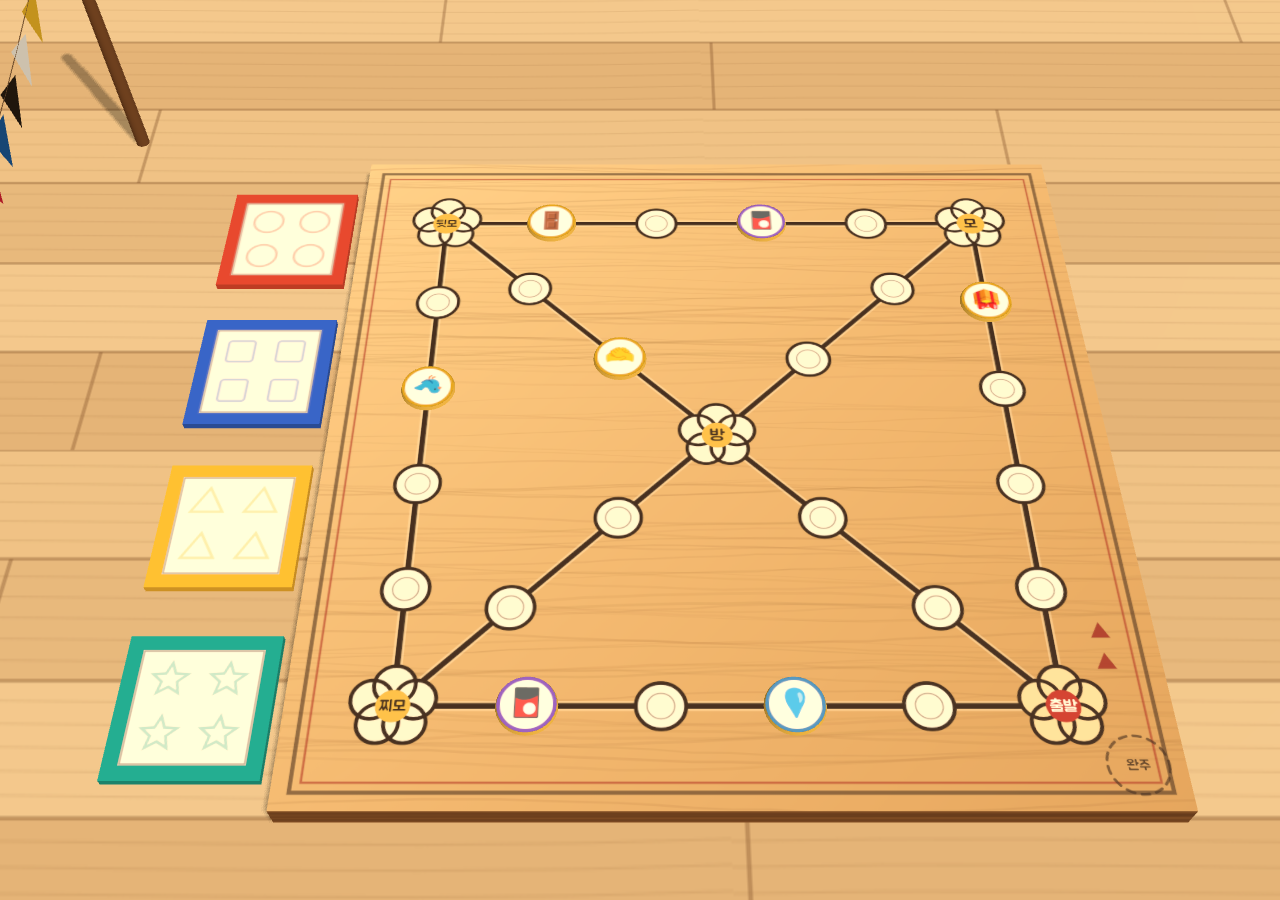
<file: dev/board.html>
<!DOCTYPE html><html lang="ko"><head><meta charset="utf-8"><title>board</title>
<link href="https://fonts.googleapis.com/css2?family=Jua&display=swap" rel="stylesheet">
<style>html,body{margin:0;height:100%}#stage{position:fixed;inset:0}</style>
<script type="importmap">{"imports":{"three":"../vendor/three/three.module.min.js","three/addons/":"../vendor/three/addons/"}}</script>
</head><body><div id="stage"></div>
<script type="module">
window.onerror = m => { document.title = 'ERR ' + m; };
import { createScene } from '../js/scene.js';
import { createBoard } from '../js/board.js';
import { optionsFor, newTeams } from '../js/rules.js';
await Promise.race([document.fonts.load('32px "Jua"', '윷'), new Promise(r => setTimeout(r, 1500))]);
const q = new URLSearchParams(location.search);
const ctx = createScene(document.getElementById('stage'));
const board = createBoard(ctx);
const apply = side => { board.setLayout(side); ctx.setBoxes({ board: board.box(side), mat: { x0: -3.8, x1: 3.8, z0: 6, z1: 9.6, y1: .5 } }); };
ctx.onLayout(apply); apply(ctx.matSide);
board.setTeams([{ color: 0 }, { color: 1 }, { color: 2 }, { color: 3 }]);
board.setParty(true, false);
ctx.start();
ctx.setFraming(q.get('framing') || 'board', true);
if (q.get('demo') === 'choices') {
  const st = { rules: { backdo: true, finish: 'pass' }, teams: newTeams(2, 4) };
  st.teams[0].pieces[0].pos = 3; st.teams[0].pieces[0].trail = [2]; st.teams[0].pieces[1].pos = 5; st.teams[0].pieces[1].trail = [4];
  const opts = optionsFor(st, 0, 2);
  board.showChoices(opts.map((o, k) => ({ k, label: String(k + 1), dest: o.move.dest, opt: o, tags: [] })), 0);
}
setTimeout(() => { document.title = 'READY ' + ctx.renderer.info.render.calls; }, 800);
</script></body></html>
</file>
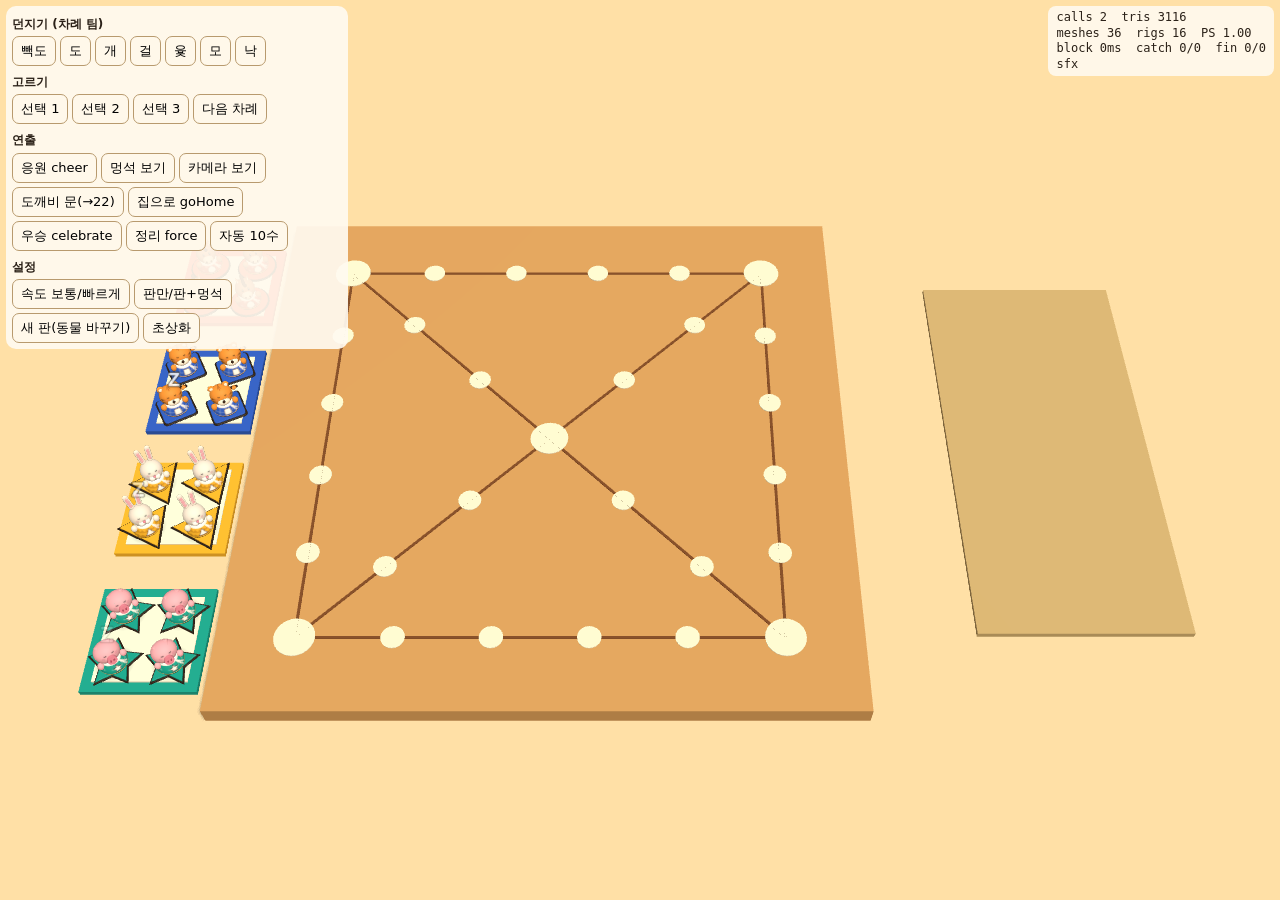
<file: dev/characters.html>
<!DOCTYPE html>
<html lang="ko">
<head>
<meta charset="utf-8">
<meta name="viewport" content="width=device-width,initial-scale=1,viewport-fit=cover">
<title>characters</title>
<style>
  html, body { margin: 0; height: 100%; background: #efe2c8; font: 14px/1.35 system-ui, sans-serif; color: #2b2118; }
  #stage { position: fixed; inset: 0; background: #f3e6cc; overflow: hidden; touch-action: none; }
  #stage canvas { display: block; width: 100%; height: 100%; }
  #hud { position: fixed; right: 6px; top: 6px; background: rgba(255,250,240,.9); border-radius: 8px; padding: 4px 8px; font: 12px/1.3 ui-monospace, monospace; white-space: pre; pointer-events: none; }
  #panel { position: fixed; left: 6px; top: 6px; max-width: 330px; max-height: calc(100% - 12px); overflow: auto; background: rgba(255,250,240,.92); border-radius: 10px; padding: 6px; display: flex; flex-wrap: wrap; gap: 4px; }
  #panel b { width: 100%; font-size: 12px; margin-top: 4px; }
  #panel button { font: 13px system-ui, sans-serif; padding: 5px 8px; border-radius: 7px; border: 1px solid #b89a6e; background: #fff8ea; cursor: pointer; }
  #panel button:active { background: #ffe3a3; }
  #panel.hide { display: none; }
  #imgs { position: fixed; inset: 0; overflow: auto; background: #f7efe0; display: none; padding: 12px; }
  #imgs .row { display: flex; flex-wrap: wrap; gap: 10px; align-items: flex-end; margin-bottom: 14px; }
  #imgs figure { margin: 0; text-align: center; font-size: 12px; }
  #imgs img { display: block; background: #e8d9bb; border-radius: 12px; }
</style>
<script>
  // 오류와 경고를 제목으로 알림 (헤드리스 점검용)
  (function () {
    const fail = m => { document.title = 'ERR ' + String(m).slice(0, 160); };
    window.addEventListener('error', e => fail(e.message));
    window.addEventListener('unhandledrejection', e => fail('rej ' + ((e.reason && (e.reason.stack || e.reason.message)) || e.reason)));
    for (const k of ['warn', 'error']) {
      const o = console[k];
      console[k] = function (...a) { fail(k + ' ' + a.map(String).join(' ')); return o.apply(console, a); };
    }
    // vt=1: 헤드리스 가상 시간에서도 프레임이 고르게 돌도록 rAF를 타이머로 돌린다
    if (/[?&]vt=1/.test(location.search)) {
      window.__frozen = false;
      // __hitch: 다음 프레임 하나를 그만큼 늦춘다(가상 시간에서는 바쁜 대기로 시간이 흐르지 않아서)
      window.__hitch = 0;
      window.requestAnimationFrame = cb => { if (window.__frozen) return 0; const h = window.__hitch; window.__hitch = 0; return setTimeout(() => cb(performance.now()), 16 + h); };
    }
  })();
</script>
<script type="importmap">{"imports":{"three":"../vendor/three/three.module.min.js","three/addons/":"../vendor/three/addons/"}}</script>
</head>
<body>
<div id="stage"></div>
<div id="hud"></div>
<div id="panel"></div>
<div id="imgs"></div>
<script type="module">
import * as THREE from 'three';
import { createScene, BS, BT, NODE } from '../js/scene.js';
import { nestCenter, NEST_SIZE, NEST_TOP, boardBox, nestSlot } from '../js/layout.js';
import { TEAM_COLORS, SPECIES } from '../js/theme.js';
import { newTeams, optionsFor, applyMove, computeMove } from '../js/rules.js';
import { createPieces, FACES } from '../js/characters.js';

const Q = new URLSearchParams(location.search);
const demo = Q.get('demo') || '';
const $ = id => document.getElementById(id);
const stage = $('stage');
const hud = $('hud');
if (Q.get('font') === '1') {
  const l = document.createElement('link'); l.rel = 'stylesheet'; l.href = 'https://fonts.googleapis.com/css2?family=Jua&display=swap'; document.head.appendChild(l);
}

const ctx = createScene(stage, { tier: Q.get('tier') || undefined });

/* ---------------- 개발용 윷판 ---------------- */
const board = new THREE.Group(); ctx.world.add(board);
{
  const floor = new THREE.Mesh(new THREE.PlaneGeometry(80, 80), new THREE.MeshStandardMaterial({ color: 0xe9d6ae, roughness: 0.95 }));
  floor.rotation.x = -Math.PI / 2; floor.receiveShadow = true; board.add(floor);
  const wood = new THREE.Mesh(new THREE.BoxGeometry(BS, BT, BS), new THREE.MeshStandardMaterial({ color: 0xcf9f62, roughness: 0.8 }));
  wood.position.y = BT / 2; wood.receiveShadow = true; wood.castShadow = true; board.add(wood);
  const dotMat = new THREE.MeshStandardMaterial({ color: 0xfbf1dc, roughness: 0.7 });
  const lineMat = new THREE.MeshStandardMaterial({ color: 0x7a4a26, roughness: 0.9 });
  const small = new THREE.CylinderGeometry(0.2, 0.2, 0.02, 20), big = new THREE.CylinderGeometry(0.34, 0.34, 0.02, 24);
  NODE.forEach((p, n) => {
    const m = new THREE.Mesh([0, 5, 10, 15, 22].includes(n) ? big : small, dotMat);
    m.position.set(p[0], BT + 0.01, p[1]); m.receiveShadow = true; board.add(m);
  });
  const addLine = (a, b) => {
    const dx = b[0] - a[0], dz = b[1] - a[1], len = Math.hypot(dx, dz);
    const m = new THREE.Mesh(new THREE.BoxGeometry(0.05, 0.012, len), lineMat);
    m.position.set((a[0] + b[0]) / 2, BT + 0.004, (a[1] + b[1]) / 2); m.rotation.y = Math.atan2(dx, dz); board.add(m);
  };
  addLine([4, 4], [4, -4]); addLine([4, -4], [-4, -4]); addLine([-4, -4], [-4, 4]); addLine([-4, 4], [4, 4]);
  addLine([4, -4], [-4, 4]); addLine([-4, -4], [4, 4]);
}
const nests = new THREE.Group(); ctx.world.add(nests);
const mat = new THREE.Mesh(new THREE.BoxGeometry(1, 0.1, 1), new THREE.MeshStandardMaterial({ color: 0xc9b07a, roughness: 0.95 }));
mat.receiveShadow = true; ctx.world.add(mat);
let teamCount = 4;
// real=1: 실제 윷판(board.js)·윷가락(sticks.js)·색종이(fx.js)로 장면 전체를 계측한다
const REAL = Q.get('real') === '1';
let realBoard = null, realYut = null, realFx = null, realTeamsN = -1;
if (REAL) {
  const [{ createBoard }, { createYut }, { createFx }] = await Promise.all([import('../js/board.js'), import('../js/sticks.js'), import('../js/fx.js')]);
  realFx = createFx(ctx);
  realBoard = createBoard(ctx);
  realYut = createYut(ctx, { fx: realFx });
  board.visible = false; nests.visible = false; mat.visible = false;
}
function buildNests(side) {
  if (REAL) {
    // board.setTeams를 두 번 부르면 board.js가 멈춘다(방석 재질 배열의 .map을 텍스처로 착각) — 팀 수가 바뀔 때만 부른다
    if (realTeamsN !== teamCount) { realTeamsN = teamCount; realBoard.setTeams(Array.from({ length: teamCount }, (_, t) => ({ color: t % 4 }))); }
    realBoard.setLayout(side);
    ctx.setBoxes({ board: realBoard.box(side), mat: realYut.layout(side) });
    return;
  }
  nests.clear();
  for (let t = 0; t < teamCount; t++) {
    const c = nestCenter(t, teamCount, side), tc = TEAM_COLORS[t % 4];
    const cush = new THREE.Mesh(new THREE.BoxGeometry(NEST_SIZE, 0.1, NEST_SIZE), new THREE.MeshStandardMaterial({ color: tc.hex, roughness: 0.9 }));
    cush.position.set(c.x, 0.05, c.z); cush.receiveShadow = true; nests.add(cush);
    const top = new THREE.Mesh(new THREE.BoxGeometry(NEST_SIZE * 0.82, 0.03, NEST_SIZE * 0.82), new THREE.MeshStandardMaterial({ color: 0xfff6e6, roughness: 0.9 }));
    top.position.set(c.x, NEST_TOP - 0.015, c.z); top.receiveShadow = true; nests.add(top);
  }
  if (side === 'right') { mat.scale.set(3.6, 1, 7.6); mat.position.set(9, 0.05, 0); }
  else { mat.scale.set(7.6, 1, 3.6); mat.position.set(0, 0.05, 7.8); }
  ctx.setBoxes({
    board: boardBox(side),
    mat: side === 'right' ? { x0: 7.2, x1: 10.8, z0: -3.8, z1: 3.8, y1: 0.5 } : { x0: -3.8, x1: 3.8, z0: 6, z1: 9.6, y1: 0.5 },
  });
}

/* ---------------- 색종이(fx 대역) ---------------- */
function makeFx() {
  const N = 600, im = new THREE.InstancedMesh(new THREE.PlaneGeometry(0.08, 0.12), new THREE.MeshBasicMaterial({ side: THREE.DoubleSide }), N);
  im.instanceColor = new THREE.InstancedBufferAttribute(new Float32Array(N * 3), 3);
  im.count = 0; im.frustumCulled = false; ctx.world.add(im);
  const parts = [], col = new THREE.Color(), m4 = new THREE.Matrix4(), q = new THREE.Quaternion(), e = new THREE.Euler(), one = new THREE.Vector3(1, 1, 1);
  ctx.addTicker(dt => {
    if (!parts.length) { if (im.count) { im.count = 0; return 'active'; } return false; }
    for (let i = parts.length - 1; i >= 0; i--) {
      const a = parts[i]; a.life -= dt;
      if (a.life <= 0) { parts.splice(i, 1); continue; }
      a.v.y -= 4 * dt; a.p.addScaledVector(a.v, dt); a.rx += a.w * dt; a.ry += a.w * 0.7 * dt;
    }
    parts.forEach((a, i) => { q.setFromEuler(e.set(a.rx, a.ry, 0)); m4.compose(a.p, q, one); im.setMatrixAt(i, m4); im.setColorAt(i, col.setHex(a.c)); });
    im.count = parts.length; im.instanceMatrix.needsUpdate = true; im.instanceColor.needsUpdate = true;
    return 'active';
  });
  return {
    confetti(pos, { colors = [0xffffff], count = 32 } = {}) {
      for (let i = 0; i < count && parts.length < N; i++) {
        const ang = Math.random() * Math.PI * 2, sp = 1.5 + Math.random();
        parts.push({ p: pos.clone(), v: new THREE.Vector3(Math.cos(ang) * sp * 0.6, sp * 1.1, Math.sin(ang) * sp * 0.6), rx: Math.random() * 6, ry: Math.random() * 6, w: 6 + Math.random() * 8, c: colors[Math.floor(Math.random() * colors.length)], life: 0.9 + Math.random() * 0.3 });
      }
    },
  };
}
const fxs = makeFx();

/* ---------------- 효과음 기록 ---------------- */
const sfxLog = [];
const sfxHooks = [];
function sfx(name, p) {
  sfxLog.push({ name, p, t: performance.now() });
  if (sfxLog.length > 40) sfxLog.shift();
  sfxHooks.forEach(h => h(name, p));
}

const pieces = createPieces(ctx, { sfx, fx: realFx || fxs });
window.pieces = pieces; window.ctx = ctx;
// q=low|min: 품질 낮추기(먼지·색종이·버릇 끔 / + 숨쉬기 멈춤)
if (Q.get('q')) pieces.setQuality(Q.get('q'));
// hitch=ms: 덮치기·완주 도약이 끝나기 직전 프레임을 ms만큼 늦춰 느린 기기를 흉내 낸다
const HITCH = +(Q.get('hitch') || 0);
if (HITCH) {
  let done = null;
  ctx.addTicker(() => {
    const m = pieces._debug.marks, L = m[m.length - 1];
    const seg = !L ? 0 : L[0] === 'seg:pounce' ? 480 : L[0] === 'seg:finish' ? 540 : 0;
    if (seg && done !== L && performance.now() - L[1] > seg * spdNow - 50) {
      done = L; window.__hitched = (window.__hitched || 0) + 1;
      if (VT) window.__hitch = HITCH;
      else { const t0 = performance.now(); while (performance.now() - t0 < HITCH) { /* 바쁘게 기다림 */ } }
    }
    return false;
  });
}
let spdNow = 1;

/* ---------------- 게임 상태 ---------------- */
const RULES = { backdo: true, finish: 'pass', backdoEmpty: 'void', odds: 'real', nak: true };
const spList = (Q.get('sp') || 'horse,tiger,rabbit,pig').split(',').filter(s => SPECIES.some(x => x.id === s));
let state = null, defs = null;
function newGame(n = 4, count = 4, species = spList) {
  teamCount = n;
  defs = Array.from({ length: n }, (_, t) => ({ species: species[t % species.length], color: t % 4, count }));
  state = { rules: RULES, teams: newTeams(n, count), turn: 0 };
  buildNests(ctx.matSide);
  pieces.setTeams(defs);
  pieces.setLayout(ctx.matSide);
  pieces.sync(state, { force: true });
}
/** 자리 지정: place = { t: [pos, pos, ...] } */
function setup(place) {
  Object.entries(place).forEach(([t, arr]) => arr.forEach((p, i) => { state.teams[t].pieces[i].pos = p; state.teams[t].pieces[i].trail = []; }));
  pieces.sync(state, { force: true });
}

let closeUp = null;
ctx.onLayout(side => {
  if (closeUp) { ctx.setBoxes(closeUp); return; }
  buildNests(side); pieces.setLayout(side); if (state) pieces.sync(state);
});

/** 한 수 두기(rules로 계산) */
let lastBlock = 0;
/** 막는 구간 계측: 마지막 덮치기/완주 도약 시작 → move가 풀린 때 (최대값도 기록) */
const blk = { catch: 0, fin: 0, maxCatch: 0, maxFin: 0 };
function measureBlock() {
  const m = pieces._debug.marks, end = m.length - 1;
  if (end < 0 || m[end][0] !== 'resolve') return;
  let seg = 0;   // 덮치기·도약 구간 자체가 걸린 시간(프레임이 늦으면 늘어남)
  for (let j = end - 1; j >= 0 && m[j][0] !== 'move'; j--) {
    if (m[j][0] === 'impact' || m[j][0] === 'landed') seg = m[j][1];
    if (m[j][0] === 'seg:pounce') { blk.catch = m[end][1] - m[j][1]; blk.maxCatch = Math.max(blk.maxCatch, blk.catch); blk.seg = seg - m[j][1]; break; }
    if (m[j][0] === 'seg:finish') { blk.fin = m[end][1] - m[j][1]; blk.maxFin = Math.max(blk.maxFin, blk.fin); blk.seg = seg - m[j][1]; break; }
  }
}
async function play(t, r, which = 0) {
  const opts = optionsFor(state, t, r);
  if (!opts.length) return null;
  const opt = typeof which === 'function' ? which(opts) : opts[Math.min(which, opts.length - 1)];
  const ev = applyMove(state, t, opt);
  const t0 = performance.now();
  await pieces.move(t, opt.idx, opt.move.path, {
    isNew: opt.type === 'new', back: !!opt.move.back, shortcut: !!opt.move.shortcut,
    stack: ev.stacked, caught: ev.caught, finish: ev.finished.length > 0, teamCount: state.teams.length,
  });
  lastBlock = performance.now() - t0;
  measureBlock();
  pieces.sync(state);
  return ev;
}
/** 특정 무리를 path로 옮기기(데모용) */
async function playPath(t, idx, steps, extra = {}) {
  const pos = state.teams[t].pieces[idx[0]].pos;
  const mv = computeMove(pos, state.teams[t].pieces[idx[0]].trail, steps, RULES);
  const opt = { type: pos < 0 ? 'new' : 'group', idx, move: mv, pos };
  const ev = applyMove(state, t, opt);
  const t0 = performance.now();
  await pieces.move(t, idx, mv.path, { isNew: pos < 0, back: !!mv.back, shortcut: !!mv.shortcut, stack: ev.stacked, caught: ev.caught, finish: ev.finished.length > 0, teamCount: state.teams.length, ...extra });
  lastBlock = performance.now() - t0;
  measureBlock();
  pieces.sync(state);
  return ev;
}

function showOptions(t, r) {
  const opts = optionsFor(state, t, r);
  pieces.setSelectable(opts.map((o, k) => ({ t, idx: o.idx, label: String(k + 1), kind: o.type })));
  // 위험: 도착 칸에 선 상대 말
  const threat = [];
  opts.forEach(o => {
    if (o.move.dest === 'F') return;
    state.teams.forEach((tm, ot) => { if (ot === t) return; const idx = []; tm.pieces.forEach((q, i) => { if (q.pos === o.move.dest) idx.push(i); }); if (idx.length) threat.push({ t: ot, idx }); });
  });
  pieces.setThreat(threat);
  return opts;
}

/** 모든 말이 sync 자리에 있는지 확인(decor 말 제외) */
function checkPlaces() {
  let bad = 0;
  state.teams.forEach((tm, t) => tm.pieces.forEach((pc, i) => {
    const r = pieces._debug.rig(t, i);
    if (!r || r.decor) return;
    let ex;
    if (pc.pos === 99 || pc.pos < 0) ex = nestSlot(t, i, state.teams.length, ctx.matSide);
    else if (!r.ride) ex = { x: NODE[pc.pos][0], z: NODE[pc.pos][1] };
    else { if (r.ride.home.node !== pc.pos) bad++; return; }
    if (Math.hypot(r.a.x - ex.x, r.a.z - ex.z) > 0.01) bad++;
  }));
  return bad;
}

/* ---------------- 정지(스크린샷용) ---------------- */
let frozen = false;
const VT = Q.get('vt') === '1';
/** 헤드리스(vt)에서는 타이머로 그린 WebGL 화면이 합성되지 않아서, 그린 직후 이미지로 떠서 덮는다 */
function snap() {
  ctx.renderer.render(ctx.scene, ctx.camera);
  const url = ctx.canvas.toDataURL('image/png');
  let im = $('snap');
  // 헤드리스는 캡처할 때 창을 --window-size로 늘린다(실행 중 화면은 그보다 87px 낮음). 늘려 그리지 않고 제 크기로 붙인다
  if (!im) { im = document.createElement('img'); im.id = 'snap'; im.style.cssText = 'position:fixed;inset:0;width:100%;height:100%;object-fit:none;object-position:0 0;background:#3a3a3a;pointer-events:none'; stage.appendChild(im); }
  im.src = url;
}
let snapTimer = VT && demo !== 'idleclock' ? setInterval(() => { if ($('imgs').style.display !== 'block') snap(); }, 300) : 0;
function freeze() {
  if (frozen) return;
  frozen = true;
  if (!document.title.startsWith('ERR')) document.title = 'READY';
  requestAnimationFrame(() => {
    window.__frozen = true; window.requestAnimationFrame = () => 0; document.body.dataset.frozen = '1';
    if (VT) { clearInterval(snapTimer); snap(); }
  });
}
function freezeOn(name, delay) { sfxHooks.push(n => { if (n === name) setTimeout(freeze, delay); }); }

/* ---------------- HUD ---------------- */
let info = { calls: 0, tris: 0 };
ctx.addTicker(() => { const r = ctx.renderer.info.render; info = { calls: r.calls, tris: r.triangles }; return false; });
function hudText(extra = '') {
  const s = pieces.stats();
  const t = `calls ${info.calls}  tris ${info.tris}\nmeshes ${s.meshes}  rigs ${s.rigs}  PS ${pieces._debug.scale.toFixed(2)}\nblock ${lastBlock.toFixed(0)}ms  catch ${blk.catch.toFixed(0)}/${blk.maxCatch.toFixed(0)}  fin ${blk.fin.toFixed(0)}/${blk.maxFin.toFixed(0)}\n` +
    `sfx ${sfxLog.slice(-4).map(x => x.name).join(' ')}` + (extra ? '\n' + extra : '');
  hud.textContent = t;
  document.body.dataset.stats = `hitched=${window.__hitched || 0} calls=${info.calls} tris=${info.tris} meshes=${s.meshes} ptris=${s.tris} block=${lastBlock.toFixed(0)} catch=${blk.catch.toFixed(0)} maxCatch=${blk.maxCatch.toFixed(0)} fin=${blk.fin.toFixed(0)} maxFin=${blk.maxFin.toFixed(0)} seg=${(blk.seg || 0).toFixed(0)} sp=${JSON.stringify(s.perSpecies).replace(/"/g, '')}`;
}
setInterval(() => hudText(hudExtra), 250);
let hudExtra = '';

/* ---------------- 패널 ---------------- */
const panel = $('panel');
if (demo && Q.get('ui') !== '1') panel.classList.add('hide');
function btn(label, fn) { const b = document.createElement('button'); b.textContent = label; b.onclick = () => { Promise.resolve(fn()).catch(e => { document.title = 'ERR ' + e.message; throw e; }); }; panel.appendChild(b); return b; }
function head(s) { const b = document.createElement('b'); b.textContent = s; panel.appendChild(b); }
let curOpts = [], curR = 1;
head('던지기 (차례 팀)');
for (const [lab, r] of [['빽도', -1], ['도', 1], ['개', 2], ['걸', 3], ['윷', 4], ['모', 5], ['낙', 'nak']]) {
  btn(lab, () => { const t = state.turn; pieces.reactThrow(t, r); if (r === 'nak') return; curR = r; curOpts = showOptions(t, r); });
}
head('고르기');
for (let k = 0; k < 3; k++) btn('선택 ' + (k + 1), async () => {
  if (!curOpts[k]) return;
  pieces.clearSelectable(); pieces.clearThreat();
  const ev = await play(state.turn, curR, k);
  curOpts = [];
  if (ev && !(curR === 4 || curR === 5 || ev.caught.length)) nextTurn();
});
btn('다음 차례', () => nextTurn());
head('연출');
btn('응원 cheer', () => pieces.cheer(state.turn));
btn('멍석 보기', () => pieces.lookAt(ctx.matSide === 'right' ? { x: 9, z: 0 } : { x: 0, z: 7.8 }));
btn('카메라 보기', () => pieces.lookAt(null));
btn('도깨비 문(→22)', async () => {
  const t = state.turn, i = state.teams[t].pieces.findIndex(p => p.pos >= 0 && p.pos !== 99);
  if (i < 0) return;
  const from = state.teams[t].pieces[i].pos, idx = []; state.teams[t].pieces.forEach((p, j) => { if (p.pos === from) idx.push(j); });
  idx.forEach(j => { state.teams[t].pieces[j].pos = 22; });
  await pieces.teleport(t, idx, 22); pieces.sync(state);
});
btn('집으로 goHome', async () => {
  const t = state.turn, i = state.teams[t].pieces.findIndex(p => p.pos >= 0 && p.pos !== 99);
  if (i < 0) return;
  const from = state.teams[t].pieces[i].pos, idx = []; state.teams[t].pieces.forEach((p, j) => { if (p.pos === from) idx.push(j); });
  idx.forEach(j => { state.teams[t].pieces[j].pos = -1; });
  await pieces.goHome(t, idx); pieces.sync(state);
});
btn('우승 celebrate', () => pieces.celebrate(state.turn));
btn('정리 force', () => pieces.sync(state, { force: true }));
btn('자동 10수', () => autoPlay(10));
head('설정');
let fast = false;
btn('속도 보통/빠르게', () => { fast = !fast; pieces.setSpeed(fast ? 0.6 : 1); });
btn('판만/판+멍석', () => ctx.setFraming(ctx.framing === 'board' ? 'throw' : 'board'));
btn('새 판(동물 바꾸기)', () => { const ids = SPECIES.map(s => s.id).sort(() => Math.random() - 0.5); newGame(4, 4, ids.slice(0, 4)); });
btn('초상화', () => showPortraits());

function nextTurn() {
  const n = state.teams.length;
  for (let k = 1; k <= n; k++) {
    const t = (state.turn + k) % n;
    if (!state.teams[t].pieces.every(p => p.pos === 99)) { state.turn = t; break; }
  }
  pieces.setTurn(state.turn);
  pieces.cheer(state.turn);
}

const RESULTS = [[-1, 0.04], [1, 0.14], [2, 0.34], [3, 0.3], [4, 0.1], [5, 0.08]];
function randomResult() { let x = Math.random(); for (const [r, p] of RESULTS) { if ((x -= p) < 0) return r; } return 2; }
async function autoPlay(turns) {
  let bad = 0, moves = 0;
  for (let k = 0; k < turns; k++) {
    if (state.teams.some(tm => tm.pieces.every(p => p.pos === 99))) break;
    const t = state.turn, r = randomResult();
    pieces.reactThrow(t, r);
    const opts = showOptions(t, r);
    await new Promise(res => setTimeout(res, 60));
    pieces.clearSelectable(); pieces.clearThreat();
    if (!opts.length) { nextTurn(); continue; }
    const ev = await play(t, r, Math.floor(Math.random() * opts.length));
    moves++;
    const b = checkPlaces();
    if (b) { bad += b; document.title = 'ERR place mismatch after move ' + moves; }
    if (!(r === 4 || r === 5 || (ev && ev.caught.length))) nextTurn();
  }
  return { bad, moves };
}

/* ---------------- 탭 점검 ----------------
 * 이웃한 두 칸 a(앞 무리), b(과녁) 쌍마다 과녁 말의 몸 가운데를 실제 포인터 이벤트로 눌러 본다.
 * 과녁이 고를 수 있는 말이면 앞 칸의 무리(업힌 말 포함)가 탭을 가로채면 안 된다.
 */
async function pickTest() {
  const frames = () => new Promise(r => requestAnimationFrame(() => requestAnimationFrame(() => requestAnimationFrame(r))));
  let got;
  ctx.onPick(d => { got = d; });
  const cv = ctx.canvas;
  const tap = (v, dy = 0) => {
    const rc = cv.getBoundingClientRect(), p = ctx.toScreen(v);
    const o = { pointerId: 9, clientX: rc.left + p.x, clientY: rc.top + p.y + dy, bubbles: true, isPrimary: true, button: 0, pointerType: 'touch' };
    got = null;
    cv.dispatchEvent(new PointerEvent('pointerdown', o));
    cv.dispatchEvent(new PointerEvent('pointerup', o));
    return got;
  };
  const at = (t, i, h) => { const r = pieces._debug.rig(t, i); return new THREE.Vector3(r.root.position.x, r.root.position.y + h * r.root.scale.y, r.root.position.z); };
  const pairs = [];
  for (let a = 0; a < NODE.length; a++) for (let b = 0; b < NODE.length; b++) {
    if (a !== b && Math.hypot(NODE[a][0] - NODE[b][0], NODE[a][1] - NODE[b][1]) < 2) pairs.push([a, b]);
  }
  const E = [-1, -1, -1, -1];
  // must: 과녁이 고를 수 있으면 0이어야 함. info: 참고용
  const SC = [
    { k: 'st4', must: true, place: (a, b) => ({ 0: [a, a, a, a], 1: [b, -1, -1, -1] }), sel: [{ t: 1, idx: [0] }], tgt: [1, 0], h: 0.35 },
    { k: 'st3', must: true, place: (a, b) => ({ 0: [a, a, a, -1], 1: [b, -1, -1, -1] }), sel: [{ t: 1, idx: [0] }], tgt: [1, 0], h: 0.35 },
    { k: 'st2', must: true, place: (a, b) => ({ 0: [a, a, -1, -1], 1: [b, -1, -1, -1] }), sel: [{ t: 1, idx: [0] }], tgt: [1, 0], h: 0.35 },
    { k: 'one-low', must: true, place: (a, b) => ({ 0: [a, -1, -1, -1], 1: [b, -1, -1, -1] }), sel: [{ t: 1, idx: [0] }], tgt: [1, 0], h: 0.2 },
    { k: 'st4-nosel', place: (a, b) => ({ 0: [a, a, a, a], 1: [b, -1, -1, -1] }), sel: [], tgt: [1, 0], h: 0.35 },
    { k: 'both-sel', place: (a, b) => ({ 0: [a, a, a, b], 1: E }), sel: [{ t: 0, idx: [0, 1, 2] }, { t: 0, idx: [3] }], tgt: [0, 3], h: 0.35 },
  ];
  const only = Q.get('sc');
  const lines = [];
  let mustBad = 0;
  // a=&b=&sc=: 그 한 쌍만 차려 두고 터치 원기둥(분홍 선)과 누른 점(초록)을 보여 준다
  if (Q.get('a') && only) {
    const sc = SC.find(x => x.k === only), a = +Q.get('a'), b = +Q.get('b');
    setup({ 0: E, 1: E, 2: E, 3: E, ...sc.place(a, b) });
    pieces.setSelectable(sc.sel.map((o, n) => ({ ...o, label: String(n + 1), kind: 'group' })));
    await frames();
    const wire = new THREE.MeshBasicMaterial({ color: 0xff00ff, wireframe: true, transparent: true, opacity: 0.6, depthTest: false });
    ctx.world.traverse(o => { if (o.isMesh && o.geometry.type === 'CylinderGeometry' && o.material && o.material.visible === false) o.material = wire; });
    const v = at(sc.tgt[0], sc.tgt[1], sc.h), d = tap(v), p = ctx.toScreen(v);
    const dot = document.createElement('div');
    dot.style.cssText = `position:fixed;left:${p.x - 6}px;top:${p.y - 6}px;width:12px;height:12px;border-radius:50%;background:#0f0;border:2px solid #000;z-index:9`;
    document.body.appendChild(dot);
    setTimeout(freeze, 100);
    const rr = pieces._debug.rig(sc.tgt[0], sc.tgt[1]);
    return `pair ${a}>${b} ${sc.k} got ${d ? d.t + '.' + d.i : '-'} p ${p.x.toFixed(0)},${p.y.toFixed(0)} root ${rr.root.position.toArray().map(x => x.toFixed(2))} stage ${stage.clientWidth}x${stage.clientHeight} win ${innerWidth}x${innerHeight}`;
  }
  for (const sc of SC) {
    if (only && !only.split(',').includes(sc.k)) continue;
    const bad = [], pinBad = [];
    for (const [a, b] of pairs) {
      pieces.clearSelectable();
      setup({ 0: E, 1: E, 2: E, 3: E, ...sc.place(a, b) });
      pieces.setSelectable(sc.sel.map((o, n) => ({ ...o, label: String(n + 1), kind: 'group' })));
      await frames();
      const hit = d => d && d.kind === 'piece' && d.t === sc.tgt[0] && state.teams[d.t].pieces[d.i].pos === b;
      const d = tap(at(sc.tgt[0], sc.tgt[1], sc.h));
      if (!hit(d)) bad.push(`${a}>${b}` + (d ? `(${d.t}.${d.i})` : '(-)'));
      // 번호 핀 한가운데(핀 끝에서 화면 위로 23px)를 눌러도 그 선택지
      const lab = sc.sel.length && pieces._debug.rig(sc.tgt[0], sc.tgt[1]).label;
      if (lab && lab.visible) { const d2 = tap(lab.position, -23); if (!hit(d2)) pinBad.push(`${a}>${b}` + (d2 ? `(${d2.t}.${d2.i})` : '(-)')); }
    }
    if (sc.must) mustBad += bad.length;
    lines.push(`${sc.k}${sc.must ? '' : '(info)'} ${bad.length}/${pairs.length}` + (bad.length ? ' ' + bad.slice(0, 8).join(' ') : '') + (sc.sel.length ? ` pin ${pinBad.length}` + (pinBad.length ? ' ' + pinBad.slice(0, 6).join(' ') : '') : ''));
  }
  // 고를 수 있는 4층 무리의 맨 위 말 머리를 눌러도 그 무리가 잡혀야 함
  if (!only || only.includes('top')) {
    let bad = 0;
    for (let a = 0; a < NODE.length; a++) {
      pieces.clearSelectable();
      setup({ 0: [a, a, a, a], 1: E, 2: E, 3: E });
      pieces.setSelectable([{ t: 0, idx: [0, 1, 2, 3], label: '1', kind: 'group' }]);
      await frames();
      const bottom = [0, 1, 2, 3].map(i => pieces._debug.rig(0, i)).find(r => r.stack && r.stack.length === 4);
      const top = bottom.stack[3];
      const d = tap(at(0, top.i, 0.6));
      if (!(d && d.t === 0)) bad++;
    }
    mustBad += bad;
    lines.push(`top-of-sel-stack ${bad}/${NODE.length}`);
  }
  // 방석 대기 말 탭 → 새 말 올리기(어느 대기 말이든)
  if (!only || only.includes('new')) {
    let bad = 0, n = 0;
    pieces.clearSelectable();
    setup({ 0: [7, 7, 7, 7], 1: [22, 22, 22, 99], 2: [2, 2, -1, 99], 3: [17, 26, -1, -1] });
    for (const t of [2, 3]) {
      pieces.setSelectable([{ t, kind: 'new', idx: [state.teams[t].pieces.findIndex(p => p.pos < 0)], label: '1' }]);
      await frames();
      state.teams[t].pieces.forEach((pc, i) => {
        if (pc.pos >= 0) return;
        n++;
        const d = tap(at(t, i, 0.35));
        if (!(d && d.t === t && state.teams[t].pieces[d.i].pos < 0)) bad++;
      });
    }
    mustBad += bad;
    lines.push(`nest-new ${bad}/${n}`);
  }
  pieces.clearSelectable();
  const txt = `pick mustBad ${mustBad} | ` + lines.join(' | ');
  if (mustBad) document.title = 'ERR pick ' + mustBad;
  return txt;
}

/* ---------------- 초상화 ---------------- */
function showPortraits() {
  const box = $('imgs'); box.style.display = 'block'; box.innerHTML = '';
  const row1 = document.createElement('div'); row1.className = 'row';
  SPECIES.forEach((s, k) => {
    const f = document.createElement('figure');
    const sz = +(Q.get('psz') || 128), face = Q.get('pface') || 'happy';
    const img = new Image(); img.src = pieces.portrait(s.id, k % 4, face, sz); img.width = sz; img.height = sz;
    f.append(img, `${s.animal} ${s.name}`); row1.appendChild(f);
  });
  const row2 = document.createElement('div'); row2.className = 'row';
  FACES.forEach(face => {
    const f = document.createElement('figure');
    const img = new Image(); img.src = pieces.portrait(Q.get('psp') || 'rabbit', 2, face, 96); img.width = 96; img.height = 96;
    f.append(img, face); row2.appendChild(f);
  });
  const row3 = document.createElement('div'); row3.className = 'row';
  SPECIES.forEach((s, k) => {
    const f = document.createElement('figure');
    const img = new Image(); img.src = pieces.portrait(s.id, (k + 1) % 4, 'proud', 64); img.width = 64; img.height = 64;
    f.append(img); row3.appendChild(f);
    const f2 = document.createElement('figure');
    const img2 = new Image(); img2.src = pieces.portrait(s.id, (k + 2) % 4, 'idle', 36); img2.width = 36; img2.height = 36;
    f2.append(img2); row3.appendChild(f2);
  });
  box.append(row1, row2, row3);
}

/* ---------------- 데모 ---------------- */
const sleep = ms => new Promise(r => setTimeout(r, ms));
ctx.start();

async function run() {
  const frame = Q.get('frame');
  if (demo === 'lineup' || demo === 'faces') {
    const sp = Q.get('sp1') || 'tiger';
    const n = 8;
    teamCount = 0;
    defs = SPECIES.map((s, k) => ({ species: demo === 'faces' ? sp : s.id, color: k % 4, count: 1 }));
    state = { rules: RULES, teams: newTeams(n, 1), turn: null };
    nests.clear();
    mat.visible = false;
    pieces.setTeams(defs);
    const one = Q.get('one');
    defs.forEach((d, k) => {
      let x = -2.55 + (k % 4) * 1.7, z = k < 4 ? -0.9 : 0.9;
      if (one) { const j = SPECIES.findIndex(s => s.id === one); x = k === j ? 0 : 50 + k * 3; z = 0; }
      pieces._debug.place(k, 0, x, z);
      pieces._debug.face(k, 0, demo === 'faces' ? FACES[k] : (Q.get('face') || 'happy'));
    });
    // look=x,z: 모두 그쪽을 보게(뒤·옆 모습 점검)
    if (Q.get('look')) { const [lx, lz] = Q.get('look').split(',').map(Number); pieces.lookAt({ x: lx, z: lz }); }
    const box = one ? { x0: -0.7, x1: 0.7, z0: -0.6, z1: 0.6, y1: 1.4 } : { x0: -3.3, x1: 3.3, z0: -1.6, z1: 1.6, y1: 1.2 };
    closeUp = { board: box, mat: null };
    ctx.setBoxes(closeUp);
    ctx.setFraming('board', true);
    ctx.resize(true);
    await sleep(300);
  } else if (demo === 'portraits') {
    newGame();
    await sleep(100);
    showPortraits();
  } else {
    newGame(+(Q.get('teams') || 4), +(Q.get('count') || 4));
    if (Q.get('speed') && demo !== 'auto') { spdNow = +Q.get('speed'); pieces.setSpeed(spdNow); }
    if (frame) ctx.setFraming(frame, true);
    // 칸 하나 둘레를 크게 보기(연출 데모는 기본으로 가까이, wide=1이면 전체)
    // (잡기는 5번 칸에서 일어난다. 완주 at=end는 말이 방석으로 날아간 뒤라 전체를 본다)
    const DEF_FOCUS = { stack: '3', catch: '5', finish: '4.2,4.2', new: '1', back: '4,0' };
    const wide = Q.get('wide') || (demo === 'finish' && Q.get('at') === 'end');
    const focus = Q.get('focus') || (wide ? null : DEF_FOCUS[demo]);
    if (focus) {
      const f = focus.split(',').map(Number), x = f.length < 2 ? NODE[f[0]][0] : f[0], z = f.length < 2 ? NODE[f[0]][1] : f[1];
      const R = +(Q.get('fr') || 2.2);
      closeUp = { board: { x0: x - R, x1: x + R, z0: z - R, z1: z + R, y1: 2.2 }, mat: null };
      ctx.setBoxes(closeUp); ctx.setFraming('board', true); ctx.resize(true);
    }
    if (demo === 'board') {
      setup({ 0: [7, 7, 7, 7], 1: [22, 22, 22, 99], 2: [2, 2, -1, 99], 3: [17, 26, -1, -1] });
      pieces.setTurn(0);
    } else if (demo === 'select') {
      setup({ 0: [3, 8, 8, -1], 1: [11, 6, -1, -1], 2: [13, -1, -1, 99], 3: [-1, -1, -1, -1] });
      state.turn = 0; pieces.setTurn(0);
      curR = 3; curOpts = showOptions(0, 3);
      await sleep(600);
      if (Q.get('freeze')) freeze();
    } else if (demo === 'stack') {
      setup({ 0: [3, 3, 1, -1], 1: [12, -1, -1, -1], 2: [-1, -1, -1, -1], 3: [18, -1, -1, -1] });
      pieces.setTurn(0);
      freezeOn('stack', +(Q.get('at') || 260));
      await sleep(400);
      await playPath(0, [2], 2);
    } else if (demo === 'catch') {
      setup({ 0: [2, 2, -1, -1], 1: [5, 5, -1, -1], 2: [-1, -1, -1, -1], 3: [-1, -1, -1, -1] });
      pieces.setTurn(0);
      freezeOn('capture', +(Q.get('at') || 160));
      await sleep(400);
      await playPath(0, [0, 1], 3);
    } else if (demo === 'finish') {
      setup({ 0: [18, 99, -1, -1], 1: [-1, -1, -1, -1], 2: [-1, -1, -1, -1], 3: [-1, -1, -1, -1] });
      pieces.setTurn(0);
      if (Q.get('at') === 'end') setTimeout(freeze, 4200); else freezeOn('finish', +(Q.get('at') || 40));
      await sleep(400);
      await playPath(0, [0], 3);
    } else if (demo === 'new') {
      setup({ 0: [-1, -1, -1, -1], 1: [-1, -1, -1, -1], 2: [-1, -1, -1, -1], 3: [-1, -1, -1, -1] });
      pieces.setTurn(0);
      freezeOn('whoosh', +(Q.get('at') || 250));
      await sleep(300);
      await playPath(0, [0], 3);
    } else if (demo === 'newcatch' || demo === 'newstack') {
      // 방석에서 곧바로 1번 칸의 상대를 잡거나 우리 말에 업히기
      setup(demo === 'newcatch'
        ? { 0: [-1, -1, -1, -1], 1: [1, -1, -1, -1], 2: [-1, -1, -1, -1], 3: [-1, -1, -1, -1] }
        : { 0: [1, -1, -1, -1], 1: [-1, -1, -1, -1], 2: [-1, -1, -1, -1], 3: [-1, -1, -1, -1] });
      pieces.setTurn(0);
      freezeOn('whoosh', +(Q.get('at') || 260));
      await sleep(300);
      await playPath(0, [demo === 'newcatch' ? 0 : 1], 1);
    } else if (demo === 'auto') {
      pieces.setSpeed(+(Q.get('speed') || 0.25));
      const res = await autoPlay(+(Q.get('turns') || 40));
      hudExtra = `auto moves ${res.moves} bad ${res.bad}`;
      document.body.dataset.auto = hudExtra;
      if (res.bad) document.title = 'ERR places ' + res.bad;
    } else if (demo === 'undo') {
      setup({ 0: [2, 2, -1, -1], 1: [5, -1, -1, -1], 2: [-1, -1, -1, -1], 3: [-1, -1, -1, -1] });
      const snap = JSON.parse(JSON.stringify(state.teams));
      const p = playPath(0, [0, 1], 3);
      await sleep(+(Q.get('at') || 900));
      state.teams = snap;
      pieces.sync(state, { force: true });
      await p;
      await sleep(400);
      const b = checkPlaces();
      hudExtra = 'undo bad ' + b;
      if (b) document.title = 'ERR undo places ' + b;
    } else if (demo === 'sleep') {
      // 고르기를 기다리다 잠든 모습(탭하면 깸)
      setup({ 0: [3, 8, 8, -1], 1: [11, 6, -1, 99], 2: [13, 13, -1, 99], 3: [-1, -1, -1, -1] });
      state.turn = 0; pieces.setTurn(0);
      curR = 3; curOpts = showOptions(0, 3);
      await sleep(300);
      pieces._debug.sleep();
      await sleep(400);
      hudExtra = 'asleep ' + pieces._debug.asleep;
      if (Q.get('wake') === '1') { window.dispatchEvent(new KeyboardEvent('keydown', { key: 'a' })); await sleep(60); hudExtra += ' → woke ' + !pieces._debug.asleep; }
      setTimeout(freeze, 100);
    } else if (demo === 'idleclock') {
      // 대기 시계 점검: 입력이 없으면 20초 뒤 장면이 대기 그리기를 멈추고, 대기 시계도 같이 멈춰야 함
      setup({ 0: [3, -1, -1, -1], 1: [11, -1, -1, -1], 2: [-1, -1, -1, -1], 3: [-1, -1, -1, -1] });
      const log = [];
      for (const at of [5000, 15000, 24000, 30000]) { await sleep(at - (log.length ? [5000, 15000, 24000, 30000][log.length - 1] : 0)); log.push((pieces._debug.idleT / 1000).toFixed(1)); }
      hudExtra = 'idleT@5,15,24,30s ' + log.join(' ');
      document.body.dataset.auto = hudExtra;
    } else if (demo === 'celebrate') {
      setup({ 0: [99, 99, 99, 99], 1: [5, 12, -1, -1], 2: [20, -1, -1, 99], 3: [-1, -1, -1, -1] });
      pieces.celebrate(0);
    } else if (demo === 'back') {
      // 빽도: '뒤로 콩!' 말풍선
      setup({ 0: [3, -1, -1, -1], 1: [-1, -1, -1, -1], 2: [-1, -1, -1, -1], 3: [-1, -1, -1, -1] });
      pieces.setTurn(0);
      freezeOn('hop', +(Q.get('at') || 200));
      await sleep(300);
      await playPath(0, [0], -1);
    } else if (demo === 'picktest') {
      const res = await pickTest();
      hudExtra = res; document.body.dataset.test = res;
    } else if (demo === 'resizetest') {
      // 화면을 돌리거나 창 크기를 바꾼 뒤 방석·완주 말 크기가 새 배율을 따르는지(to=w,h)
      setup({ 0: [7, 7, 7, 7], 1: [22, 22, 22, 99], 2: [2, 2, -1, 99], 3: [17, 26, -1, -1] });
      await sleep(300);
      const ps0 = pieces._debug.scale, side0 = ctx.matSide;
      const [w, h] = (Q.get('to') || '500,900').split(',').map(Number);
      Object.assign(stage.style, { right: 'auto', bottom: 'auto', width: w + 'px', height: h + 'px' });
      // 헤드리스 가상 시간에서는 ResizeObserver가 늦게(또는 안) 불릴 수 있어 scene.resize를 직접 부른다(방향이 바뀌면 onLayout → setLayout → sync)
      await sleep(40);
      ctx.resize(false);
      await sleep(500);
      const ps = pieces._debug.scale, ns = pieces._debug.nestScale;
      let bad = 0, worst = 0, pedBad = 0;
      state.teams.forEach((tm, t) => tm.pieces.forEach((pc, i) => {
        if (pc.pos >= 0 && pc.pos !== 99) return;
        const r = pieces._debug.rig(t, i), want = ps * ns;
        const err = Math.abs(r.root.scale.x - want) / want;
        worst = Math.max(worst, err); if (err > 0.01) bad++;
        if (pc.pos === 99 && Math.abs(r.ped.scale.x - want) / want > 0.01) pedBad++;
      }));
      hudExtra = `resize ${side0}>${ctx.matSide} PS ${ps0.toFixed(3)}>${ps.toFixed(3)} ns ${ns.toFixed(3)} bad ${bad} pedBad ${pedBad} worst ${(worst * 100).toFixed(1)}%`;
      document.body.dataset.test = hudExtra;
      if (bad || pedBad) document.title = 'ERR ' + hudExtra;
      setTimeout(freeze, 50);
    } else if (demo === 'warmtest') {
      // 초상화 미리 굽기: setTeams 뒤 쉬는 틈에 다 구워지고, 그 뒤 배너용 초상화는 바로 나와야 한다
      const t0 = performance.now();
      while (pieces._debug.warmLeft && performance.now() - t0 < 8000) await sleep(100);
      const n = pieces._debug.cachedPortraits;
      const t1 = performance.now();
      pieces.portrait(defs[0].species, defs[0].color, 'happy', 128);
      pieces.portrait('cow', defs[1].color, 'happy', 128);
      const dt = performance.now() - t1;
      hudExtra = `warm left ${pieces._debug.warmLeft} cached ${n} after ${(t1 - t0).toFixed(0)}ms, 2 banner portraits ${dt.toFixed(1)}ms`;
      document.body.dataset.test = hudExtra;
    } else if (demo === 'react') {
      setup({ 0: [3, 8, -1, -1], 1: [11, -1, -1, -1], 2: [-1, -1, -1, -1], 3: [-1, -1, -1, -1] });
      state.turn = 0; pieces.setTurn(0);
      const r = Q.get('r') === 'nak' ? 'nak' : +(Q.get('r') || 5);
      setTimeout(() => pieces.reactThrow(0, r), 300);
      setTimeout(freeze, 300 + +(Q.get('at') || 250));
    }
  }
  await sleep(200);
  if (!document.title.startsWith('ERR')) document.title = 'READY';
}
run().catch(e => { document.title = 'ERR ' + e.message; throw e; });
</script>
</body>
</html>
</file>
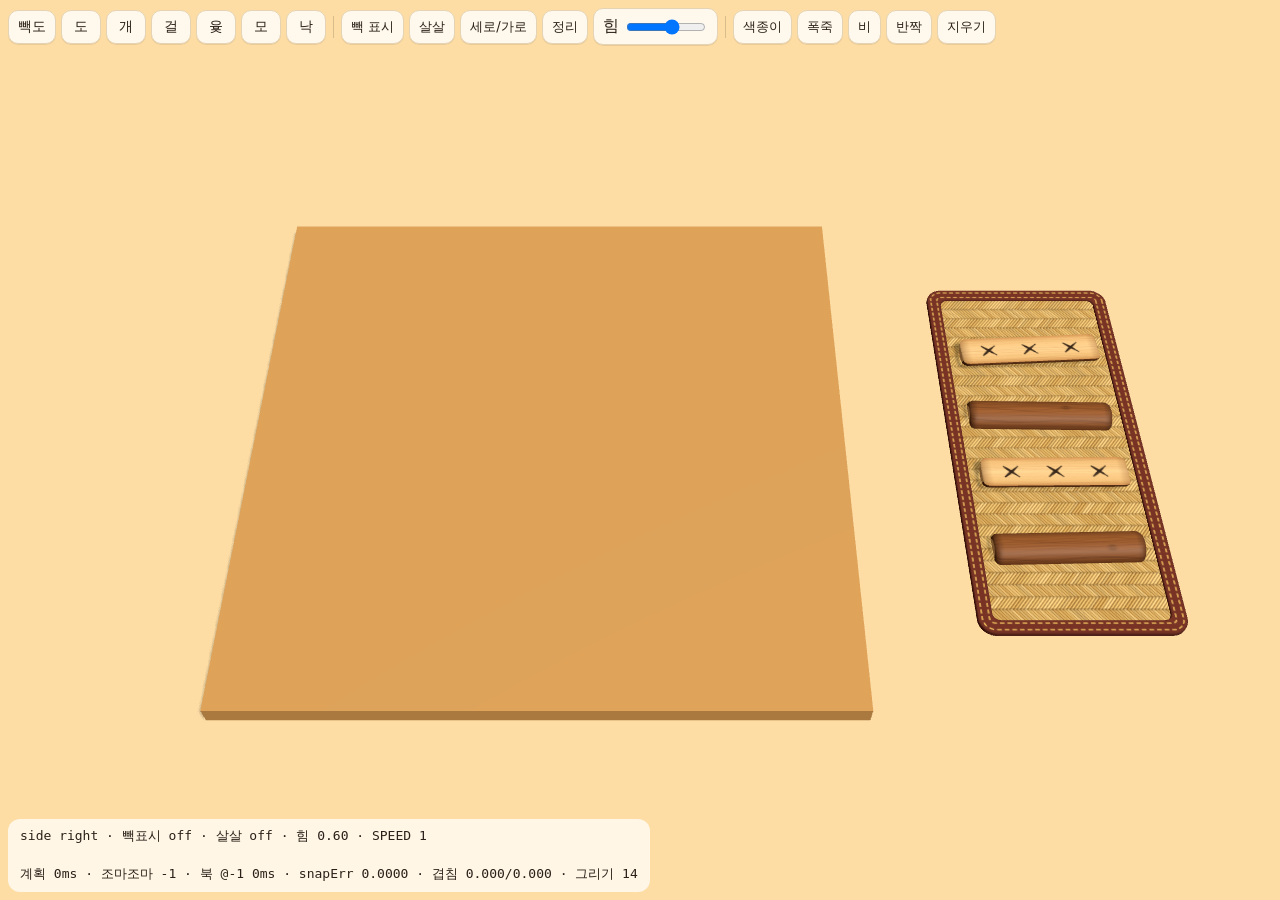
<file: dev/sticks.html>
<!DOCTYPE html>
<html lang="ko">
<head>
<meta charset="utf-8">
<meta name="viewport" content="width=device-width,initial-scale=1,viewport-fit=cover">
<title>sticks · dev</title>
<style>
  :root { --ink: #2B2118; --paper: #FFF8EC; --line: #E4D3B4; --gold: #E8B23A; }
  html, body { margin: 0; height: 100%; overflow: hidden; background: #CFE6F3; font-family: system-ui, 'Apple SD Gothic Neo', 'Noto Sans KR', sans-serif; color: var(--ink); }
  #stage { position: fixed; inset: 0; touch-action: none; }
  #stage canvas { display: block; width: 100%; height: 100%; }
  #ui { position: fixed; left: 8px; right: 8px; top: 8px; display: flex; flex-wrap: wrap; gap: 5px; align-items: center; pointer-events: none; }
  #ui > * { pointer-events: auto; }
  #ui button, #ui label { font: 600 13px/1 inherit; font-family: inherit; border: 1.5px solid var(--line); background: var(--paper); color: var(--ink); border-radius: 10px; padding: 7px 9px; cursor: pointer; box-shadow: 0 1px 0 rgba(0,0,0,.08); }
  #ui button.r { min-width: 40px; font-size: 14px; }
  #ui button.on, #ui label.on { background: var(--gold); border-color: #C8931E; }
  #ui .sep { width: 1px; height: 22px; background: rgba(0,0,0,.15); margin: 0 2px; }
  #ui input[type=range] { width: 80px; vertical-align: middle; }
  #out { position: fixed; left: 8px; bottom: 8px; background: rgba(255,248,236,.92); border-radius: 12px; padding: 8px 12px; font: 13px/1.45 ui-monospace, Menlo, monospace; white-space: pre; max-width: calc(100% - 40px); overflow: hidden; }
  #big { position: fixed; left: 0; right: 0; top: 30%; text-align: center; font: 900 64px/1 inherit; font-family: inherit; color: #fff; text-shadow: 0 3px 0 #2B2118, 0 0 18px rgba(0,0,0,.25); pointer-events: none; opacity: 0; transition: opacity .2s; }
  #big.show { opacity: 1; }
  body.noui #ui, body.noui #out { display: none; }
</style>
<script>
  // 오류는 제목으로(헤드리스 확인용)
  window.onerror = (m, s, l) => { document.title = 'ERR ' + m + ' @' + (s || '').split('/').pop() + ':' + l; };
  window.addEventListener('unhandledrejection', e => { document.title = 'ERR ' + (e.reason && (e.reason.message || e.reason)); });
  // 콘솔 경고·오류 모으기(?check=1이 0개인지 본다)
  window.__warns = [];
  for (const k of ['warn', 'error']) { const o = console[k].bind(console); console[k] = (...a) => { window.__warns.push(k + ': ' + a.join(' ')); o(...a); }; }
  // ?seed=N: Math.random을 씨앗 난수로(같은 던지기를 여러 시점에서 찍을 때)
  (() => {
    let sd = +new URLSearchParams(location.search).get('seed');
    if (!sd) return;
    Math.random = () => { let a = (sd = (sd + 0x6D2B79F5) | 0); a = Math.imul(a ^ (a >>> 15), a | 1); a ^= a + Math.imul(a ^ (a >>> 7), a | 61); return ((a ^ (a >>> 14)) >>> 0) / 4294967296; };
  })();
  // 시계: ?ts=배율로 빠르게 돌리고, freeze()로 멈춘다(스크린숏용). rAF 시간도 같은 시계를 쓴다.
  (() => {
    const ts = +new URLSearchParams(location.search).get('ts') || 1;
    const real = performance.now.bind(performance);
    let base = real(), vbase = base, frozen = null;
    const now = () => (frozen !== null ? frozen : vbase + (real() - base) * ts);
    Object.defineProperty(performance, 'now', { value: now, configurable: true });
    // 헤드리스(--virtual-time-budget)에서는 rAF가 가상 시간을 따라가지 않으므로 타이머로 한 프레임씩 돌린다.
    // 멈춘 뒤(또는 준비가 끝난 뒤)에는 진짜 rAF로 돌아가야 캔버스가 화면(스크린숏)에 올라온다.
    const realRaf = window.requestAnimationFrame.bind(window);
    let timer = /Headless/.test(navigator.userAgent);
    window.requestAnimationFrame = cb => (timer ? setTimeout(() => cb(now()), 16) : realRaf(() => cb(now())));
    window.__clock = {
      freeze() { if (frozen === null) frozen = now(); timer = false; },
      resume() { if (frozen !== null) { vbase = frozen; base = real(); frozen = null; } },
      present() { timer = false; },
      ts,
    };
  })();
</script>
<script type="importmap">{"imports":{"three":"../vendor/three/three.module.min.js","three/addons/":"../vendor/three/addons/"}}</script>
</head>
<body>
<div id="stage"></div>
<div id="ui"></div>
<div id="big"></div>
<div id="out">…</div>
<script type="module">
import * as THREE from 'three';
import { createScene, BS, BT } from '../js/scene.js';
import { boardBox } from '../js/layout.js';
import { createYut, STICK_L, STICK_R, STICK_YS } from '../js/sticks.js';
import { createFx } from '../js/fx.js';
import { resultFromFlats, flatsFor, RESULT_NAME } from '../js/rules.js';
import { SPEED } from '../js/anim.js';

const q = new URLSearchParams(location.search);
const demo = q.get('demo'), check = q.get('check') === '1';
if (q.get('ui') === '0' || check) document.body.classList.add('noui');

const stage = document.getElementById('stage'), out = document.getElementById('out'), big = document.getElementById('big');
const ctx = createScene(stage, { tier: q.get('tier') || undefined });

/* 자리 채우기: 마당 바닥과 윷판 자리(진짜 윷판은 board.js) */
const ground = new THREE.Mesh(new THREE.PlaneGeometry(80, 80), new THREE.MeshStandardMaterial({ color: 0xE6D3AC, roughness: 1 }));
ground.rotation.x = -Math.PI / 2; ground.receiveShadow = true; ctx.world.add(ground);
const board = new THREE.Mesh(new THREE.BoxGeometry(BS, BT, BS), new THREE.MeshStandardMaterial({ color: 0xC99A5B, roughness: 0.7 }));
board.position.y = BT / 2; board.castShadow = true; board.receiveShadow = true; ctx.world.add(board);

/* 소리 기록 */
const log = [];
const sfxLog = [];
let drumStops = 0;
function sfx(name, p) {
  sfxLog.push({ name, p, t: performance.now() });
  log.push(name + (p ? ' ' + JSON.stringify(p) : ''));
  while (log.length > 5) log.shift();
  show();
  // audio.play처럼 끄기 함수를 돌려준다(북이 취소 때 꺼지는지 본다)
  return name === 'drumroll' ? () => { drumStops++; log.push('drumroll STOP'); show(); } : undefined;
}

const fx = createFx(ctx);
const yut = createYut(ctx, { sfx, fx });   // main.js와 같게: 멍석 바닥 높이는 yut이 fx에 알려 준다
window.yut = yut; window.fx = fx; window.ctx = ctx;

let forced = q.get('side');
// ?cam=mat 이면 멍석만 크게(자세히 보기)
function applyLayout(s) {
  const m = yut.layout(s);
  if (q.get('cam') === 'mat') { const c = yut.matCenter(), h = s === 'right' ? { x0: c.x - 2, x1: c.x + 2, z0: c.z - 4, z1: c.z + 4 } : { x0: c.x - 4, x1: c.x + 4, z0: c.z - 2, z1: c.z + 2 }; ctx.setBoxes({ board: { ...h, y1: 0.4 }, mat: { ...h, y1: 0.4 } }); }
  else ctx.setBoxes({ board: boardBox(s), mat: m });
}
ctx.onLayout(s => { if (!forced) applyLayout(s); });
applyLayout(forced || ctx.matSide);
ctx.start();
if (forced) { applyLayout(forced); ctx.resize(true); }

/* 상태 */
let backdo = q.get('backdo') === '1', gentle = q.get('gentle') === '1', power = q.has('power') ? +q.get('power') : 0.6, last = null;
yut.setBackdoMark(backdo);
const rules = () => ({ backdo });

function parseR(v) { if (v === 'nak') return 'nak'; const n = parseInt(v, 10); return [-1, 1, 2, 3, 4, 5].includes(n) ? n : 3; }
function roll(r) {
  if (r === 'nak') return { flats: [0, 1, 2, 3].map(() => Math.random() < 0.6), out: Math.floor(Math.random() * 4) };
  if (r === -1 && !backdo) r = 1;
  return { flats: flatsFor(r, rules(), Math.random), out: -1 };
}
function nameOf(flats, o) { return o >= 0 ? '낙' : RESULT_NAME[resultFromFlats(flats, rules())]; }
function show() {
  const s = yut.stats;
  out.textContent = [
    `side ${yut.side} · 빽표시 ${backdo ? 'on' : 'off'} · 살살 ${gentle ? 'on' : 'off'} · 힘 ${power.toFixed(2)} · SPEED ${SPEED}`,
    last ? `마지막: ${last.name}  flats ${last.flats.map(f => (f ? '▭' : '◠')).join('')} out ${last.out}  ${last.ms ? Math.round(last.ms) + 'ms' : '…'}` : '',
    `계획 ${Math.round(s.ms)}ms · 조마조마 ${s.suspense} · 북 @${s.drumAt} ${s.drumMs}ms · snapErr ${s.snapErr.toFixed(4)} · 겹침 ${(s.clash || 0).toFixed(3)}/${(s.gatherClash || 0).toFixed(3)} · 그리기 ${ctx.renderer.info.render.calls}`,
    ...log,
  ].join('\n');
}
function flash(text) { big.textContent = text; big.classList.add('show'); clearTimeout(flash.t); flash.t = setTimeout(() => big.classList.remove('show'), 1400); }

async function doThrow(r, extra = {}) {
  const { flats, out: o } = extra.flats ? extra : roll(r);
  const res = o >= 0 ? 'nak' : resultFromFlats(flats, rules());
  const dramatic = res === 4 ? 'yut' : res === 5 ? 'mo' : null;
  last = { name: nameOf(flats, o), flats, out: o, ms: 0 };
  show();
  const t0 = performance.now();
  const done = await yut.throw({ flats, out: o, power, dramatic, gentle: extra.gentle ?? gentle });
  if (!done) return false;
  last.ms = performance.now() - t0;
  show();
  flash(last.name + '!');
  if (dramatic && !check) {   // main.js에 부탁한 값: 윷은 색종이 80개·1.6초, 모는 폭죽
    const m = yut.matCenter();
    if (dramatic === 'mo') fx.fireworks({ x: m.x, y: 1.2, z: m.z });
    else fx.confetti({ x: m.x, y: 0.8, z: m.z }, { count: 80, duration: 1600 });
  }
  return true;
}

/* 버튼 */
const ui = document.getElementById('ui');
function btn(label, fn, cls) { const b = document.createElement('button'); b.textContent = label; if (cls) b.className = cls; b.onclick = () => { ctx.poke(); fn(b); }; ui.appendChild(b); return b; }
function sep() { const d = document.createElement('span'); d.className = 'sep'; ui.appendChild(d); }
[['빽도', -1], ['도', 1], ['개', 2], ['걸', 3], ['윷', 4], ['모', 5], ['낙', 'nak']].forEach(([n, r]) => btn(n, () => doThrow(r), 'r'));
sep();
const bBack = btn('빽 표시', b => { backdo = !backdo; yut.setBackdoMark(backdo); b.classList.toggle('on', backdo); show(); });
bBack.classList.toggle('on', backdo);
const bGentle = btn('살살', b => { gentle = !gentle; b.classList.toggle('on', gentle); show(); });
bGentle.classList.toggle('on', gentle);
btn('세로/가로', () => { forced = yut.side === 'right' ? 'bottom' : 'right'; applyLayout(forced); ctx.resize(true); show(); });
btn('정리', () => { const { flats } = roll(3); yut.rest(flats, -1); });
const pw = document.createElement('label'); pw.innerHTML = '힘 <input type="range" min="0" max="1" step="0.05">';
const pwIn = pw.querySelector('input'); pwIn.value = power; pwIn.oninput = () => { power = +pwIn.value; show(); };
ui.appendChild(pw);
sep();
const mc = () => { const m = yut.matCenter(); return { x: m.x, y: 0.4, z: m.z }; };
btn('색종이', () => fx.confetti(mc(), { count: 80, duration: 1600 }));
btn('폭죽', () => { fx.fireworks({ x: -2, y: 0.4, z: 0 }); setTimeout(() => fx.fireworks({ x: 2.5, y: 0.4, z: -1 }, { colors: [0xE8B23A, 0xE14B2F, 0xFFFFFF] }), 350); });
btn('비', () => fx.rain());
btn('반짝', () => fx.sparkle({ x: 4, y: BT + 0.2, z: 4 }));
btn('지우기', () => fx.clear());

/* 쓸어 던지기(멍석·윷가락 위에서 위로 쓸기) */
ctx.setFlickZones(yut.flickTargets);
ctx.onFlick(p => { power = p; pwIn.value = p; const rs = [-1, 1, 2, 2, 3, 3, 4, 5]; doThrow(rs[Math.floor(Math.random() * rs.length)]); }, () => true);
show();

/* ---------------- 스크린숏용 데모 ---------------- */
function freezeAfter(ms, then) {
  const t0 = performance.now();
  const f = () => { if (performance.now() - t0 >= ms) { ctx.removeTicker(f); window.__clock.freeze(); ctx.invalidate(); then && then(); } return 'active'; };
  ctx.addTicker(f);
}
const ready = () => { window.__clock.present(); setTimeout(() => { if (!document.title.startsWith('ERR')) document.title = 'READY'; }, 300); };
const R = parseR(q.get('r') || '3');

// ?texdump=1: 0번 가락 배 텍스처를 화면에 크게 띄운다(방향 확인용)
if (q.get('texdump') === '1') {
  const im = new Image(); im.src = yut.sticks[0].material.map.image.toDataURL();
  im.style.cssText = 'position:fixed;right:10px;top:10px;height:90%;border:2px solid #000;z-index:9;image-rendering:pixelated';
  document.body.appendChild(im);
}
async function runDemo() {
  if (demo === 'rest') { const { flats, out: o } = roll(R); yut.rest(flats, o); last = { name: nameOf(flats, o), flats, out: o }; show(); ready(); }
  else if (demo === 'mid') { freezeAfter(+(q.get('t') || 430), ready); doThrow(R); }
  else if (demo === 'result') { await doThrow(R); ready(); }
  else if (demo === 'confetti') { fx.confetti({ ...mc(), y: 0.8 }, { count: +(q.get('n') || 80), duration: +(q.get('dur') || 1600) }); freezeAfter(+(q.get('t') || 330), ready); }
  else if (demo === 'fireworks') { fx.fireworks({ x: -1.5, y: 0.4, z: 0 }); fx.fireworks({ x: 2.5, y: 0.4, z: -1.5 }, { colors: [0xE8B23A, 0xE14B2F, 0xFFFFFF] }); freezeAfter(+(q.get('t') || 800), ready); }
  else if (demo === 'rain') { fx.rain(); freezeAfter(+(q.get('t') || 2600), ready); }
  else if (demo === 'sparkle') { fx.sparkle({ x: 4, y: BT + 0.2, z: 4 }); fx.sparkle(mc(), { color: 0x6E95FF }); freezeAfter(+(q.get('t') || 280), ready); }
  else if (!check) ready();
}

/* ---------------- 자동 점검(?check=1) ----------------
 * 무작위 결과 n번(기본 30)을 던지고, 멈춘 뒤 각 윷가락 배 면의 월드 위 방향으로 면을 읽어 요청과 같은지 본다.
 * 연출 길이(보통 ≤2.0초, 윷·모 ≤3.0초), 끝 맞춤 오차, 낙 가락 위치, 중간 취소도 함께 본다.
 * 매 프레임 자세를 기록해 — 손에 다 모인 뒤 가락끼리 파고들지 않는지(정점이 다른 가락 몸통 안에 있는 깊이),
 * 조마조마: 나머지 셋이 북보다 늦게 멈추지 않는지(+60ms), 혼자 흔들리는 시간이 400·SPEED ms 넘는지, 그 사이 딸각 소리가 없는지.
 * 끝에 이상한 입력(power NaN, out '2'·null), 북 끄기, 그리기 수, 콘솔 경고도 본다.
 */
const VERTS = [];
{ const pa = yut.sticks[0].geometry.attributes.position; for (let i = 0; i < pa.count; i++) VERTS.push(new THREE.Vector3().fromBufferAttribute(pa, i)); }
const SA = STICK_R, SB = STICK_R * STICK_YS;
const _inv = new THREE.Matrix4(), _rel = new THREE.Matrix4(), _w = new THREE.Vector3();
/** 한 가락의 정점이 다른 가락 몸통(반타원 막대) 안으로 들어간 가장 깊은 값 */
function penDepth() {
  let pen = 0;
  yut.sticks.forEach(m => m.updateWorldMatrix(true, false));
  for (let i = 0; i < 4; i++) {
    _inv.copy(yut.sticks[i].matrixWorld).invert();
    for (let j = 0; j < 4; j++) {
      if (i === j) continue;
      _rel.multiplyMatrices(_inv, yut.sticks[j].matrixWorld);
      for (const p of VERTS) {
        _w.copy(p).applyMatrix4(_rel);
        if (Math.abs(_w.z) > STICK_L / 2 - 0.12 || Math.abs(_w.x) >= SA) continue;
        const yb = -SB * Math.sqrt(1 - (_w.x / SA) ** 2);
        if (_w.y < 0 && _w.y > yb) pen = Math.max(pen, Math.min(-_w.y, _w.y - yb, SA - Math.abs(_w.x)));
      }
    }
  }
  return pen;
}
const poseOf = m => ({ x: m.position.x, y: m.position.y, z: m.position.z, r: [m.rotation.x, m.rotation.y, m.rotation.z] });
/** 가장 낮은 정점의 월드 높이 */
const lowY = m => { let mn = Infinity; for (const p of VERTS) { _w.copy(p).applyMatrix4(m.matrixWorld); if (_w.y < mn) mn = _w.y; } return mn; };
let rec = null;
ctx.addTicker(() => {
  if (!rec) return undefined;
  const pen = penDepth();   // (월드 행렬도 여기서 새로 맞춘다)
  rec.frames.push({ t: performance.now() - rec.t0, s: yut.sticks.map(poseOf), lo: yut.sticks.map(lowY), pen });
  return 'active';
});
/** 가락 i가 끝 자세와 눈에 띄게(0.015 / 0.03rad) 달랐던 마지막 때(ms) */
function visSettle(R, fin, i) {
  let lm = 0;
  for (const f of R.frames) {
    const a = f.s[i], b = fin[i];
    const dp = Math.hypot(a.x - b.x, a.y - b.y, a.z - b.z), dr = Math.abs(a.r[0] - b.r[0]) + Math.abs(a.r[1] - b.r[1]) + Math.abs(a.r[2] - b.r[2]);
    if (dp > 0.015 || dr > 0.03) lm = f.t;
  }
  return lm;
}
const sleepV = ms => new Promise(r => setTimeout(r, ms / window.__clock.ts));

async function runCheck() {
  const N = +(q.get('n') || 30), fails = [];
  const up = new THREE.Vector3(), qw = new THREE.Quaternion();
  const results = [-1, 1, 2, 3, 4, 5, 'nak'];
  const frameSlack = 40 * window.__clock.ts + 30;
  const handMs = 170 * SPEED;   // 손에 다 모인 때(TG 0.15초 + 여유)
  const sum = { tries: 0, planMs: 0, maxN: 0, maxD: 0, drumLo: 1e9, drumHi: 0, sus: 0, nak: 0, solo: [], penFly: 0, penGather: 0, clash: 0, susLast: 0 };
  for (let n = 0; n < N; n++) {
    if (n === Math.floor(N / 3) || n === Math.floor(2 * N / 3)) { forced = n === Math.floor(N / 3) ? 'right' : 'bottom'; applyLayout(forced); ctx.resize(true); }
    backdo = Math.random() < 0.7; yut.setBackdoMark(backdo);
    const r = results[n % results.length === 0 ? 0 : Math.floor(Math.random() * results.length)];
    const g = n % 6 === 5;
    power = Math.random();
    if (n === 15) {   // 중간 취소: 앞 던지기는 false로 끝나야 한다
      const first = yut.throw({ ...roll(5), power: 1, dramatic: 'mo' });
      await sleepV(300);
      const second = doThrow(3);
      if (await first !== false) fails.push(`#${n} cancelled throw did not resolve false`);
      await second;
    } else {
      const { flats, out: o } = roll(r);
      const t0 = performance.now();
      rec = { t0, frames: [] };
      const done = await doThrow(r, { flats, out: o, gentle: g });
      const R = rec; rec = null;
      const el = performance.now() - t0;
      if (!done) { fails.push(`#${n} not done`); continue; }
      const res = o >= 0 ? 'nak' : resultFromFlats(flats, rules());
      const tag = `#${n} ${yut.side} ${last.name}${g ? '(살살)' : ''}`;
      const limit = (g ? 800 : (res === 4 || res === 5) ? 3000 : 2000) * SPEED;
      if (yut.stats.ms > limit) fails.push(`${tag} planned ${Math.round(yut.stats.ms)}ms > ${limit}`);
      if (el > yut.stats.ms + frameSlack) fails.push(`${tag} took ${Math.round(el)}ms (planned ${Math.round(yut.stats.ms)})`);
      if (yut.stats.snapErr > 0.02) fails.push(`${tag} snapErr ${yut.stats.snapErr.toFixed(4)}`);
      yut.sticks.forEach((m, i) => {
        m.updateWorldMatrix(true, false);
        m.getWorldQuaternion(qw); up.set(0, 1, 0).applyQuaternion(qw);
        const seen = up.y > 0;
        if (Math.abs(up.y) < 0.999) fails.push(`${tag} stick ${i} not lying flat (up.y ${up.y.toFixed(3)})`);
        if (seen !== flats[i]) fails.push(`${tag} stick ${i} face ${seen ? 'flat' : 'round'} ≠ ${flats[i] ? 'flat' : 'round'}`);
        const p = m.getWorldPosition(new THREE.Vector3());
        if (i === o ? p.y > 0.35 : p.y < 0.07) fails.push(`${tag} stick ${i} height ${p.y.toFixed(3)} (out ${o})`);
      });
      const seenFlats = yut.sticks.map(m => { m.getWorldQuaternion(qw); return up.set(0, 1, 0).applyQuaternion(qw).y > 0; });
      if (o < 0 && resultFromFlats(seenFlats, rules()) !== res) fails.push(`${tag} result ${resultFromFlats(seenFlats, rules())} ≠ ${res}`);
      // 파고듦: 손에 다 모인 뒤로는 없어야 한다(살살도). 모으는 0.15초는 따로 적기만
      const penFly = Math.max(0, ...R.frames.filter(f => f.t > handMs).map(f => f.pen));
      const penGather = Math.max(0, ...R.frames.filter(f => f.t <= handMs).map(f => f.pen));
      sum.penGather = Math.max(sum.penGather, penGather);
      if (penGather > 0.02) (sum.gatherBad = sum.gatherBad || []).push(`${tag} out ${o} prevOut ${sum.prevOut} gather ${penGather.toFixed(3)} @${Math.round(R.frames.find(f => f.pen === penGather).t)}`);
      sum.prevOut = o;
      sum.penFly = Math.max(sum.penFly, penFly);
      if (!g) { sum.tries = Math.max(sum.tries, yut.stats.tries || 0); sum.planMs = Math.max(sum.planMs, yut.stats.planMs || 0); sum.clash = Math.max(sum.clash, yut.stats.clash || 0); }
      if (penFly > 0.01) fails.push(`${tag} sticks overlap ${penFly.toFixed(3)} @${Math.round(R.frames.find(f => f.t > handMs && f.pen === penFly).t)}ms plan ${JSON.stringify(yut.stats.clashAt)} ${yut.stats.clash.toFixed(3)} sus ${yut.stats.suspense} out ${o}`);
      const sus = yut.stats.suspense;
      const drumEv = sfxLog.find(e => e.name === 'drumroll' && e.t >= t0);
      if (!g && o < 0 && res !== 'nak' && !drumEv && sus >= 0) fails.push(`${tag} no drumroll`);
      if (!g && sus >= 0 && drumEv) {
        sum.sus++; sum.drumLo = Math.min(sum.drumLo, yut.stats.drumMs); sum.drumHi = Math.max(sum.drumHi, yut.stats.drumMs);
        const fin = yut.sticks.map(poseOf);
        const drumStart = drumEv.t - t0, drumMs = drumEv.p.ms;
        const others = [0, 1, 2, 3].filter(i => i !== sus).map(i => visSettle(R, fin, i));
        const still = Math.max(...others), solo = drumStart + drumMs - still;
        sum.solo.push(Math.round(solo));
        if (still > drumStart + 60) fails.push(`${tag} others still moving ${Math.round(still - drumStart)}ms after drum start`);
        if (solo < 400 * SPEED) fails.push(`${tag} solo ${Math.round(solo)}ms < ${400 * SPEED}`);
        const clack = sfxLog.find(e => e.name === 'stickLand' && e.t - t0 > drumStart + 5 && e.t - t0 < drumStart + drumMs - 5);
        if (clack) fails.push(`${tag} clack during solo @${Math.round(clack.t - t0)}ms`);
        // 조마조마 가락이 마지막으로 처음 닿고(계획), 마지막으로 내려앉는가(마지막 착지 = 북 시작)
        const tl = yut.stats.timeline, oth = [0, 1, 2, 3].filter(i => i !== sus);
        if (tl[sus].first > Math.max(...oth.map(i => tl[i].first))) sum.susLast++;
        else fails.push(`${tag} suspense first impact ${tl[sus].first} not after others ${oth.map(i => tl[i].first)}`);
        if (tl[sus].last < Math.max(...oth.map(i => tl[i].last))) fails.push(`${tag} suspense lands before another stick's last bounce`);
      }
      if (o >= 0) sum.nak++;
      if (!g) { if (res === 4 || res === 5) sum.maxD = Math.max(sum.maxD, yut.stats.ms); else sum.maxN = Math.max(sum.maxN, yut.stats.ms); }
      if (!g && sus >= 0 && (yut.stats.drumMs < 400 * SPEED - 1 || yut.stats.drumMs > 700 * SPEED / (res === 4 || res === 5 ? 0.35 : 1) + 1)) fails.push(`${tag} drum ${yut.stats.drumMs}ms`);
    }
    document.title = `RUN ${n + 1}/${N}`;
  }

  // 이상한 입력: 힘이 숫자가 아니어도 끝나야 하고, out은 문자 '2'도 받는다
  const race = (p, ms) => Promise.race([p, sleepV(ms).then(() => 'HUNG')]);
  forced = 'bottom'; applyLayout(forced); ctx.resize(true);
  const rNaN = await race(yut.throw({ flats: [true, false, true, false], power: NaN }), 5000);
  if (rNaN !== true) fails.push(`power NaN → ${rNaN}`);
  const rObj = await race(yut.throw({ flats: [true, false, true, false], power: {} }), 5000);
  if (rObj !== true) fails.push(`power {} → ${rObj}`);
  await yut.throw({ flats: [true, false, true, false], out: '2' });
  // 낙 가락은 멍석 긴 변 끝 바깥(local |x| > 멍석 반 길이)
  const outs = () => yut.sticks.map(m => Math.abs(m.position.x) > 3.8);
  if (outs().join() !== 'false,false,true,false') fails.push(`out '2' → out ${outs().join('/')}`);
  await yut.throw({ flats: [true, false, true, false], out: null });
  if (outs().some(Boolean)) fails.push('out null → a stick went out');
  // 북 끄기: 북이 울린 뒤 정리하면 끄기 함수가 한 번 불려야 한다
  {
    const stops0 = drumStops, t0 = performance.now();
    const p = yut.throw({ flats: [true, true, true, false], power: 0.5 });
    for (let k = 0; k < 150 && !sfxLog.some(e => e.name === 'drumroll' && e.t >= t0); k++) await sleepV(20);
    const heard = sfxLog.some(e => e.name === 'drumroll' && e.t >= t0);
    await sleepV(80);
    yut.rest([true, true, true, false]);
    const res = await p;
    if (!heard) fails.push('drum stop: no drumroll heard');
    if (res !== false) fails.push(`drum stop: cancelled throw → ${res}`);
    if (drumStops - stops0 !== 1) fails.push(`drum stop called ${drumStops - stops0}×`);
  }
  // 그리기 수: 멍석+윷가락(그림자 포함)
  const rig = yut.sticks[0].parent;
  ctx.renderer.render(ctx.scene, ctx.camera); const withRig = ctx.renderer.info.render.calls;
  rig.visible = false; ctx.renderer.render(ctx.scene, ctx.camera); const noRig = ctx.renderer.info.render.calls; rig.visible = true;
  const calls = withRig - noRig;
  if (calls > 12) fails.push(`draw calls ${calls} > 12`);
  if (window.__warns.length) fails.push(...window.__warns.slice(0, 3));

  window.__check = fails;
  const solo = sum.solo.slice().sort((a, b) => a - b);
  const info = `max ${Math.round(sum.maxN)}ms/${Math.round(sum.maxD)}ms drum ${sum.drumLo}-${sum.drumHi}ms (${sum.sus}) solo ${solo[0]}/${solo[solo.length >> 1]}ms susLast ${sum.susLast}/${sum.sus} pen ${sum.penFly.toFixed(3)} gather ${sum.penGather.toFixed(3)} clash ${sum.clash.toFixed(3)} tries≤${sum.tries} plan≤${sum.planMs}ms nak ${sum.nak} calls ${calls}`;
  window.__info = info;
  out.textContent = (fails.length ? fails.join('\n') : 'all good') + '\n' + info + '\n' + (sum.gatherBad || []).join('\n');
  document.body.classList.remove('noui');
  document.title = fails.length ? `FAIL ${fails.length}: ${fails[0]} | ${info}` : `PASS ${N}/${N} ${info}`;
}

if (check) runCheck(); else runDemo();
</script>
</body>
</html>
</file>
<file: css/app.css>
/* 글꼴은 저장소에 함께 둔다(오프라인에서도 같은 글꼴, 한글 2,350자로 줄임). SIL OFL — fonts/OFL.txt */
@font-face { font-family: 'Jua'; src: url(../fonts/jua.woff2) format('woff2'); font-display: swap; }
@font-face { font-family: 'Gowun Dodum'; src: url(../fonts/gowun-dodum.woff2) format('woff2'); font-display: swap; }

:root {
  --paper: #F7EFDD; --paper2: #EADBBB; --ink: #2B2118; --muted: #6B5A45; --line: rgba(43, 33, 24, .14);
  --card: rgba(255, 251, 242, .95); --gold: #D4A017; --red: #C0392B; --sky1: #9FD3F0; --sky2: #FFF3DC;
  --t0: #D2412A; --t1: #2C5ED0; --t2: #F4B82E; --t3: #13A597;
  --cur: var(--t0); --curInk: #fff; --onCur: var(--curInk); --focus: #2B2118; --rank: #8E6A00; --title: var(--red);
  --ui: 'Jua', 'Apple SD Gothic Neo', 'Malgun Gothic', 'Noto Sans KR', sans-serif;
  --body: 'Gowun Dodum', 'Apple SD Gothic Neo', 'Malgun Gothic', 'Noto Sans KR', sans-serif;
  color-scheme: light;
}
@media (prefers-color-scheme: dark) {
  :root:not([data-theme="light"]) {
    --paper: #18203F; --paper2: #0E1530; --ink: #F3EBD8; --muted: #B9B09D; --line: rgba(243, 235, 216, .16);
    --card: rgba(34, 44, 80, .95); --gold: #F0C24B; --sky1: #1B2550; --sky2: #2E3A6A;
    --t0: #FF6A4D; --t1: #6E95FF; --t2: #FFCB47; --t3: #2FCBB8;
    --onCur: #2B2118; --focus: #F0C24B; --rank: var(--gold); --title: #FF7A66;
    color-scheme: dark;
  }
}
:root[data-theme="dark"] {
  --paper: #18203F; --paper2: #0E1530; --ink: #F3EBD8; --muted: #B9B09D; --line: rgba(243, 235, 216, .16);
  --card: rgba(34, 44, 80, .95); --gold: #F0C24B; --sky1: #1B2550; --sky2: #2E3A6A;
  --t0: #FF6A4D; --t1: #6E95FF; --t2: #FFCB47; --t3: #2FCBB8;
  --onCur: #2B2118; --focus: #F0C24B; --rank: var(--gold); --title: #FF7A66;
  color-scheme: dark;
}

*, *::before, *::after { box-sizing: border-box; }
html, body { height: 100%; margin: 0; }
body {
  overflow: hidden; color: var(--ink); background: var(--paper);
  font-family: var(--body); font-size: 16px;
  word-break: keep-all; overflow-wrap: anywhere;   /* 한국어는 띄어쓰기에서만 줄 바꿈, 아주 긴 이름만 쪼갠다 */
  -webkit-user-select: none; user-select: none; -webkit-tap-highlight-color: transparent;
  overscroll-behavior: none;
}
button { font: inherit; color: inherit; }
[hidden] { display: none !important; }
button:focus-visible, input:focus-visible, summary:focus-visible { outline: 3px solid var(--focus); outline-offset: 2px; }
.sr-only { position: absolute; width: 1px; height: 1px; overflow: hidden; clip: rect(0 0 0 0); white-space: nowrap; }

/* ---------- 배치: 세로 화면(기본) ---------- */
.app {
  height: 100%; display: grid;
  grid-template-columns: 100%;
  grid-template-rows: auto minmax(0, 1fr) auto;
  grid-template-areas: "hud" "stage" "panel";
  padding-top: env(safe-area-inset-top, 0px);
}
#side { display: contents; }
#hud { grid-area: hud; padding: 8px 10px 4px; display: flex; flex-direction: column; gap: 6px; background: var(--paper); }
#stage { grid-area: stage; position: relative; min-height: 0; overflow: hidden; touch-action: none; container-type: size; background: linear-gradient(var(--sky1), var(--sky2)); }
#stage canvas { display: block; width: 100%; height: 100%; }
#panel {
  grid-area: panel; display: flex; flex-direction: column; gap: 8px;
  padding: 8px 12px calc(10px + env(safe-area-inset-bottom, 0px)); background: var(--paper);
  box-shadow: 0 -6px 18px rgba(0, 0, 0, .08);
}

/* 차례 바 */
#turnBar {
  display: flex; align-items: center; gap: 10px; min-height: 56px; padding: 4px 12px 4px 4px;
  border-radius: 18px; background: var(--cur); color: var(--onCur); transition: background .35s;
  box-shadow: 0 4px 12px rgba(0, 0, 0, .12);
}
#turnFace { width: 48px; height: 48px; border-radius: 14px; background: rgba(255, 255, 255, .85); flex: none; object-fit: contain; }
.turnText { display: flex; flex-direction: column; min-width: 0; flex: 1; }
#turnName { font-family: var(--ui); font-weight: 400; font-size: 23px; line-height: 1.15; white-space: nowrap; overflow: hidden; text-overflow: ellipsis; }
#turnSub { font-family: var(--ui); font-size: 16px; white-space: nowrap; overflow: hidden; text-overflow: ellipsis; }
#turnBar.pop { animation: turnPop .6s ease; }
@keyframes turnPop { 0% { transform: scale(.94); } 50% { transform: scale(1.04); } 100% { transform: scale(1); } }

/* 팀 현황 */
#teams { display: grid; grid-template-columns: repeat(auto-fit, minmax(0, 1fr)); gap: 6px; }
.tcard {
  min-width: 0; display: flex; align-items: center; gap: 6px; padding: 4px 8px 4px 4px; border-radius: 14px;
  background: var(--card); border: 2.5px solid transparent; transition: border-color .2s, opacity .2s;
}
.tcard.active { border-color: var(--tc); }
.tcard.done > :not(.rank) { opacity: .75; }
.tcard img { width: 32px; height: 32px; flex: none; border-radius: 10px; background: color-mix(in srgb, var(--tc) 18%, transparent); }
.tcard .tinfo { min-width: 0; display: flex; flex-direction: column; }
.tcard .tname { font-family: var(--ui); font-size: 16px; white-space: nowrap; overflow: hidden; text-overflow: ellipsis; }
.tcard .pips { display: flex; gap: 3px; align-items: center; }
.pip { width: 12px; height: 12px; display: inline-block; }
.pip svg { width: 100%; height: 100%; display: block; }
.tcard .rank { margin-left: auto; font-family: var(--ui); color: var(--rank); font-size: 18px; flex: none; }

/* 안내·결과 토큰 */
#msg { margin: 0; text-align: center; font-family: var(--ui); font-size: 19px; min-height: 1.4em; line-height: 1.35; }
#tokens { display: flex; justify-content: center; flex-wrap: wrap; gap: 8px; min-height: 0; }
#tokens:empty { display: none; }
.token {
  width: 64px; height: 72px; border-radius: 18px; border: 3px solid var(--line); background: var(--card); padding: 2px 0 0;
  display: flex; flex-direction: column; align-items: center; justify-content: center; gap: 0; cursor: pointer; transition: transform .15s, border-color .15s;
}
.token img { width: 36px; height: 36px; }
.token b { font-family: var(--ui); font-weight: 400; font-size: 18px; line-height: 1; }
.token .dots { font-size: 9px; letter-spacing: 1px; line-height: 1; color: var(--muted); }
.token.sel { border-color: var(--cur); transform: translateY(-4px); box-shadow: 0 6px 12px rgba(0, 0, 0, .15); }
.token.dead { opacity: .4; }
.token:disabled { cursor: default; }

/* 선택지 줄 */
#choices { display: grid; grid-template-columns: repeat(auto-fit, minmax(150px, 1fr)); gap: 8px; padding: 2px 2px 4px; }
#choices:empty { display: none; }
.choice {
  flex: none; min-height: 52px; display: flex; align-items: center; gap: 8px; padding: 6px 14px 6px 6px;
  border-radius: 16px; border: 0; background: var(--card); box-shadow: inset 0 0 0 2.5px var(--cur); cursor: pointer; font-family: var(--ui); font-size: 17px;
}
.choice .num { width: 36px; height: 36px; border-radius: 50%; display: grid; place-items: center; background: var(--cur); color: var(--onCur); font-size: 20px; flex: none; }
.choice { min-width: 0; text-align: left; word-break: keep-all; line-height: 1.2; }
.choice > .what { flex: 1; min-width: 0; display: flex; flex-wrap: wrap; align-items: center; gap: 4px 8px; }
.choice .tag { flex: none; white-space: nowrap; font-size: 14px; padding: 2px 7px; border-radius: 8px; background: var(--paper2); }
.choice .tag.hot { background: var(--red); color: #fff; }
.choice .tag.good { background: var(--gold); color: #2B2118; }
.choice.flash { animation: flash .8s ease 2; }
@keyframes flash { 50% { transform: scale(1.06); box-shadow: inset 0 0 0 4px var(--gold); } }

/* 진짜 윷 입력 */
#realPad { display: grid; grid-template-columns: repeat(6, 1fr); gap: 6px; }
#realPad button {
  height: 68px; border: 0; border-radius: 16px; background: var(--card); cursor: pointer; box-shadow: inset 0 -4px 0 var(--cur);
  display: flex; flex-direction: column; align-items: center; justify-content: center; gap: 0; padding: 2px 0 4px;
}
#realPad button img { width: 34px; height: 34px; }
#realPad button b { font-family: var(--ui); font-weight: 400; font-size: 18px; line-height: 1; }
#realPad button.nak { grid-column: span 6; height: 40px; flex-direction: row; gap: 8px; box-shadow: inset 0 0 0 2px var(--line); }
#realPad button:disabled { opacity: .4; cursor: default; }
#realPad button:active:not(:disabled) { transform: translateY(2px); }

/* 버튼 줄 */
.actions { display: flex; gap: 10px; align-items: stretch; }
.iconBtn { flex: 0 0 56px; height: 72px; border: 0; border-radius: 18px; background: var(--card); display: grid; place-items: center; cursor: pointer; box-shadow: inset 0 0 0 2px var(--line); }
.iconBtn:disabled { opacity: .3; cursor: default; }
#throwBtn {
  touch-action: none;   /* 꾹 누른 채 손가락이 조금 움직여도 던지기가 취소되지 않게 */
  position: relative; flex: 1; height: 72px; border: 0; border-radius: 22px; cursor: pointer; overflow: hidden;
  background: var(--cur); color: var(--onCur); font-family: var(--ui); font-size: 27px;
  box-shadow: 0 6px 0 color-mix(in srgb, var(--cur) 60%, #000), 0 10px 20px rgba(0, 0, 0, .18);
  transition: transform .08s, box-shadow .08s, background .35s;
}
#throwBtn:active:not(:disabled):not([aria-disabled="true"]) { transform: translateY(4px); box-shadow: 0 2px 0 color-mix(in srgb, var(--cur) 60%, #000); }
#throwBtn:disabled, #throwBtn[aria-disabled="true"] { opacity: .35; cursor: default; box-shadow: none; }
#throwBtn.nudge:not(:disabled):not([aria-disabled="true"]) { animation: nudge 1.2s ease infinite; }
@keyframes nudge { 0%, 100% { transform: translateY(0); } 15% { transform: translateY(-6px); } 30% { transform: translateY(0); } }
#throwBtn .charge { position: absolute; inset: 0; transform-origin: left; transform: scaleX(0); background: rgba(255, 255, 255, .35); pointer-events: none; }
#throwBtn .tlabel { position: relative; }
.actions.solo #throwBtn { display: none; }
.actions.solo .iconBtn { height: 48px; }
#log { display: none; }

/* 차례 바의 도구 버튼과 무대 배너 */
.tools { display: flex; gap: 6px; flex: none; }
.tool { width: 46px; height: 46px; border: 0; border-radius: 14px; background: rgba(255, 255, 255, .24); color: inherit; display: grid; place-items: center; cursor: pointer; }
.tool:active { transform: translateY(1px); }
.screenRow { display: flex; gap: 8px; margin-top: 14px; }
.go.small { min-height: 48px; font-size: 17px; display: flex; align-items: center; justify-content: center; gap: 6px; }
#banner { position: absolute; inset: 0; z-index: 4; display: flex; flex-direction: column; align-items: center; justify-content: center; pointer-events: none; text-align: center; padding: 0 16px; }
.bn { display: flex; flex-direction: column; align-items: center; gap: 6px; max-width: 100%; animation: pop 1.5s ease forwards; }
.bn.long { animation-duration: 2.1s; }
.bn .big { font-family: var(--ui); line-height: 1; font-size: clamp(64px, 19vw, 150px); color: #FFF9EA; -webkit-text-stroke: 3px rgba(60, 26, 8, .55); text-shadow: 0 6px 0 rgba(80, 36, 10, .5), 0 0 34px rgba(0, 0, 0, .3); font-size: clamp(40px, min(19cqw, 22cqh), 150px); }
.bn.gold .big { color: #FFD75A; }
.bn img { width: clamp(84px, 22vw, 140px); height: clamp(84px, 22vw, 140px); width: clamp(52px, min(22cqw, 24cqh), 140px); height: clamp(52px, min(22cqw, 24cqh), 140px); filter: drop-shadow(0 6px 10px rgba(0, 0, 0, .25)); }
.bn .sub { font-family: var(--ui); font-size: clamp(19px, 3.2vw, 28px); font-size: clamp(15px, min(3.2cqw, 6cqh), 28px); text-align: center; color: #FFF9EA; background: rgba(28, 22, 16, .72); padding: 7px 18px; border-radius: 999px; }
.bn .dots { font-size: clamp(16px, 3vw, 22px); letter-spacing: 3px; color: #FFD75A; text-shadow: 0 2px 4px rgba(0, 0, 0, .4); }
@keyframes pop { 0% { opacity: 0; transform: scale(.5); } 12% { opacity: 1; transform: scale(1.1); } 20% { transform: scale(1); } 78% { opacity: 1; } 100% { opacity: 0; transform: scale(1.02); } }
#toast {
  position: absolute; left: 50%; top: 64px; z-index: 5; transform: translateX(-50%); width: max-content; max-width: calc(100% - 32px);
  font-family: var(--ui); font-size: 18px; background: rgba(28, 22, 16, .82); color: #FFF6E6; padding: 8px 16px; border-radius: 18px;
  opacity: 0; transition: opacity .25s; pointer-events: none; white-space: normal; text-align: center;
}
#toast.show { opacity: 1; }
@media (prefers-reduced-motion: reduce) {
  .bn { animation: fade 1.4s linear forwards; }
  @keyframes fade { 0%, 70% { opacity: 1; } 100% { opacity: 0; } }
  #throwBtn.nudge { animation: none; }
  #turnBar.pop, .choice.flash { animation: none; }
  .choice.flash { box-shadow: inset 0 0 0 4px var(--gold); }
  .sheet.card { animation: fadeIn .2s linear; }
  @keyframes fadeIn { from { opacity: 0; } to { opacity: 1; } }
}

/* ---------- 가로 화면: 왼쪽 패널 ---------- */
@media (min-aspect-ratio: 6/5) and (min-width: 560px) {
  .app { grid-template-columns: calc(clamp(300px, 30vw, 440px) + env(safe-area-inset-left, 0px)) minmax(0, 1fr); grid-template-rows: 100%; grid-template-areas: "side stage"; padding-top: 0; }
  #side { grid-area: side; display: flex; flex-direction: column; min-height: 0; overflow: auto; background: var(--paper); box-shadow: 6px 0 18px rgba(0, 0, 0, .08); z-index: 2; padding-left: env(safe-area-inset-left, 0px); }
  #hud { padding: 14px 12px 6px 14px; }
  #teams { grid-template-columns: 1fr 1fr; }
  #panel { flex: 1; box-shadow: none; padding: 8px 12px calc(16px + env(safe-area-inset-bottom, 0px)) 14px; }
  #msg { font-size: clamp(19px, 1.5vw, 24px); }
  #log { display: block; flex: 1; min-height: 60px; overflow: auto; list-style: none; margin: 6px 0 0; padding: 10px 0 0; border-top: 1px solid var(--line); }
  #log li { display: flex; align-items: center; gap: 8px; font-size: 15px; color: var(--muted); padding: 3px 0; }
  #log li i { width: 9px; height: 9px; border-radius: 50%; flex: none; }
  #choices { display: flex; flex-wrap: wrap; overflow: visible; }
  .choice { max-width: 100%; }
}
@media (min-aspect-ratio: 6/5) and (min-width: 560px) and (max-height: 600px) {
  #panel { padding-top: 4px; padding-bottom: calc(8px + env(safe-area-inset-bottom, 0px)); gap: 6px; }
  .token { width: 52px; height: 64px; border-radius: 14px; padding: 0 0 2px; }
  .token img { width: 28px; height: 28px; }
  .token .dots { letter-spacing: 0; }
  .choice { min-height: 44px; font-size: 16px; padding: 4px 12px 4px 4px; }
  .choice .num { width: 30px; height: 30px; font-size: 18px; }
  .actions.solo { position: static; box-shadow: none; }
  .actions { position: sticky; bottom: 0; z-index: 1; background: var(--paper); padding-top: 6px; box-shadow: 0 -8px 10px -6px rgba(0, 0, 0, .15); }
  #panel.moving #msg { display: none; }
  .tool { width: 40px; height: 40px; }
  #hud { padding: 8px 8px 4px 10px; }
  #turnBar { min-height: 48px; }
  #turnFace { width: 40px; height: 40px; }
  .tcard img { width: 26px; height: 26px; }
  #log { display: none; }
  .iconBtn, #throwBtn { height: 58px; }
  #realPad button { height: 50px; }
  #realPad button.nak { height: 34px; }
  #panel.moving, #panel:has(> #realPad:not([hidden])) { display: grid; grid-template-columns: minmax(0, 1fr) auto; align-items: center; column-gap: 8px; }
  #panel.moving .actions, #panel:has(> #realPad:not([hidden])) .actions { position: static; box-shadow: none; padding-top: 0; }
  #panel.moving #tokens { grid-area: 1 / 1; }
  #panel.moving .actions { grid-area: 1 / 2; }
  #panel.moving #choices { grid-area: 2 / 1 / 3 / -1; display: grid; grid-template-columns: 1fr 1fr; gap: 6px; }
  #panel.moving .choice { padding: 4px 6px 4px 4px; gap: 6px; }
  #panel:has(> #realPad:not([hidden])) #msg { grid-area: 1 / 1 / 2 / -1; }
  #panel:has(> #realPad:not([hidden])) #tokens { grid-area: 2 / 1; }
  #panel:has(> #realPad:not([hidden])) .actions { grid-area: 2 / 2; }
  #panel:has(> #realPad:not([hidden])) #realPad { grid-area: 3 / 1 / 4 / -1; }
}
/* TV처럼 큰 화면 */
@media (min-width: 1600px) and (min-height: 900px) {
  body { font-size: 20px; }
  #turnName { font-size: 32px; }
  #turnSub, .tcard .tname { font-size: 22px; }
  #msg { font-size: 28px; }
  .tcard img { width: 44px; height: 44px; }
  #throwBtn { height: 96px; font-size: 36px; }
  .iconBtn { height: 96px; flex-basis: 80px; }
  .token { width: 84px; height: 94px; }
  .token img { width: 48px; height: 48px; }
  .choice { font-size: 22px; min-height: 64px; }
}

/* ---------- 창 ---------- */
.modal {
  position: fixed; inset: 0; z-index: 20; display: flex; align-items: center; justify-content: center;
  /* --ad-h: 앱에서 아래쪽 광고 배너가 떠 있을 때 그 높이(js/ads.js). 웹에서는 0 */
  padding: max(12px, env(safe-area-inset-top, 0px)) 12px calc(max(12px, env(safe-area-inset-bottom, 0px)) + var(--ad-h, 0px));
  background: rgba(8, 12, 26, .5); -webkit-backdrop-filter: blur(6px); backdrop-filter: blur(6px);
}
.sheet { width: 100%; max-width: 460px; max-height: 100%; overflow: auto; background: var(--paper); border-radius: 26px; padding: 22px 18px 18px; box-shadow: 0 30px 80px rgba(0, 0, 0, .35); -webkit-user-select: none; user-select: none; }
.sheet.wide { max-width: 560px; }
.brand { text-align: center; }
.brand h1 { font-family: var(--ui); font-weight: 400; font-size: clamp(40px, 11vw, 56px); margin: 0; color: var(--title); letter-spacing: .02em; text-shadow: 0 3px 0 rgba(0, 0, 0, .08); }
.brand p { margin: 2px 0 0; color: var(--muted); font-size: 17px; }
.field { margin-top: 16px; }
.flabel { font-family: var(--ui); font-size: 20px; margin: 0 0 8px; }
.presets { display: grid; grid-template-columns: repeat(3, minmax(0, 1fr)); gap: 8px; }
.preset {
  border: 0; border-radius: 18px; background: var(--card); padding: 10px 8px; cursor: pointer; text-align: center;
  box-shadow: inset 0 0 0 2.5px var(--line); display: flex; flex-direction: column; align-items: center; gap: 2px; min-height: 118px;
}
.preset .pic { font-size: 32px; line-height: 1.2; }
.preset b { font-family: var(--ui); font-weight: 400; font-size: 18px; }
.preset span:last-child { font-size: 14px; color: var(--muted); line-height: 1.35; }
.preset[aria-pressed="true"] { box-shadow: inset 0 0 0 3.5px var(--red); background: color-mix(in srgb, var(--red) 8%, var(--card)); }
.rrow { display: flex; justify-content: space-between; align-items: center; gap: 10px; flex-wrap: wrap; margin-top: 10px; }
.rrow .flabel { margin: 0; }
.rrow > span { font-size: 16px; }
.seg { display: inline-flex; background: var(--card); border-radius: 14px; padding: 3px; gap: 2px; box-shadow: inset 0 0 0 1px var(--line); }
.seg button { border: 0; background: transparent; border-radius: 11px; padding: 9px 14px; font-size: 17px; cursor: pointer; color: var(--muted); font-family: var(--ui); min-height: 44px; display: flex; flex-direction: column; align-items: center; justify-content: center; line-height: 1.1; }
.seg button small { font-family: var(--body); font-size: 12px; opacity: .8; }
.seg button[aria-pressed="true"] { background: var(--ink); color: var(--paper); }
.seg.sm button { padding: 7px 11px; font-size: 16px; min-height: 40px; }
#teamRows { display: flex; flex-direction: column; gap: 10px; margin-top: 12px; }
.trow { display: grid; grid-template-columns: auto minmax(0, 1fr); gap: 10px; align-items: center; padding: 8px; border-radius: 18px; background: var(--card); box-shadow: inset 5px 0 0 var(--tc); }
.pick { display: flex; align-items: center; gap: 2px; }
.pick button { width: 36px; height: 64px; border: 0; background: transparent; font-size: 22px; cursor: pointer; color: var(--muted); border-radius: 10px; }
.pick img { width: 64px; height: 64px; border-radius: 16px; background: color-mix(in srgb, var(--tc) 16%, transparent); }
.tmeta { min-width: 0; display: flex; flex-direction: column; gap: 6px; }
.tmeta .who { font-size: 14px; color: var(--muted); line-height: 1.35; }
.tmeta input {
  min-width: 0; width: 100%; height: 44px; border-radius: 12px; border: 0; background: var(--paper); box-shadow: inset 0 0 0 1.5px var(--line);
  padding: 0 12px; font: inherit; font-family: var(--ui); font-size: 18px; color: var(--ink); -webkit-user-select: text; user-select: text;
}
.tmeta .opts { display: flex; gap: 6px; flex-wrap: wrap; }
.note { font-size: 15px; color: var(--muted); margin: 8px 0 0; }
details { margin-top: 14px; }
summary { cursor: pointer; font-family: var(--ui); font-size: 19px; list-style: none; padding: 8px 0; }
summary::-webkit-details-marker { display: none; }
summary::after { content: ' ▾'; color: var(--muted); }
details[open] summary::after { content: ' ▴'; }
.help ul { margin: 6px 0 0; padding-left: 20px; color: var(--muted); font-size: 16px; line-height: 1.7; }
.animalCards { display: grid; grid-template-columns: repeat(auto-fill, minmax(92px, 1fr)); gap: 8px; }
.acard { border: 0; border-radius: 16px; background: var(--card); padding: 8px 4px; display: flex; flex-direction: column; align-items: center; cursor: pointer; box-shadow: inset 0 0 0 2px var(--line); }
.acard img { width: 56px; height: 56px; }
.acard b { font-family: var(--ui); font-weight: 400; font-size: 20px; }
.acard span { font-size: 14px; color: var(--muted); }
.btns { margin-top: 16px; display: flex; flex-direction: column; gap: 10px; }
.btns.row { flex-direction: row; }
.btns.row .go { flex: 1; }
.go { display: block; width: 100%; min-height: 58px; border: 0; border-radius: 18px; font-family: var(--ui); font-size: 21px; cursor: pointer; }
.go.a { background: var(--red); color: #fff; box-shadow: 0 5px 0 #8E2A1F; }
.go.a:active { transform: translateY(3px); box-shadow: 0 2px 0 #8E2A1F; }
.go.b { background: var(--card); box-shadow: inset 0 0 0 2.5px var(--line); }
.go.c { background: transparent; color: var(--muted); min-height: 48px; font-size: 17px; }
.credit { text-align: center; color: var(--muted); font-size: 13px; margin: 14px 0 0; }
.credit a { color: inherit; }

/* 미션 카드 */
.sheet.card { text-align: center; max-width: 420px; animation: flip .5s ease; }
@keyframes flip { from { transform: perspective(800px) rotateY(80deg) scale(.8); opacity: 0; } to { transform: none; opacity: 1; } }
.mTeam { font-family: var(--ui); font-size: 18px; color: var(--muted); }
.mIcon { font-size: 84px; line-height: 1.2; margin-top: 6px; }
#mText { font-family: var(--ui); font-weight: 400; font-size: clamp(26px, 7vw, 34px); margin: 6px 0 0; line-height: 1.3; word-break: keep-all; }
.mTimer { margin: 14px auto 0; width: 84px; height: 84px; border-radius: 50%; display: grid; place-items: center; font-family: var(--ui); font-size: 36px; background: conic-gradient(var(--red) var(--p, 100%), var(--paper2) 0); }
.mTimer span { width: 66px; height: 66px; border-radius: 50%; background: var(--paper); display: grid; place-items: center; }

/* 시상식 */
#rTitle { text-align: center; font-family: var(--ui); font-weight: 400; font-size: clamp(30px, 8vw, 42px); margin: 4px 0 0; color: var(--title); }
#rList { list-style: none; margin: 16px 0 6px; padding: 0; display: flex; flex-direction: column; gap: 8px; }
#rList li { display: grid; grid-template-columns: 48px 56px minmax(0, 1fr); gap: 10px; align-items: center; background: var(--card); border-radius: 18px; padding: 8px 12px 8px 8px; box-shadow: inset 5px 0 0 var(--tc); }
#rList li.first { background: color-mix(in srgb, var(--gold) 18%, var(--card)); }
#rList .place { font-family: var(--ui); font-size: 22px; text-align: center; }
#rList img { width: 56px; height: 56px; }
#rList .who { font-family: var(--ui); font-size: 20px; }
#rList .aw { font-size: 16px; color: var(--muted); }
#rList .aw b { color: var(--ink); font-family: var(--ui); font-weight: 400; }
.today { text-align: center; color: var(--muted); font-size: 16px; margin: 6px 0 0; }

/* 시작 화면 */
.boot { position: fixed; inset: 0; z-index: 30; display: flex; flex-direction: column; align-items: center; justify-content: center; gap: 14px; background: var(--paper); font-family: var(--ui); font-size: 20px; }
.boot.hide { opacity: 0; pointer-events: none; transition: opacity .4s; }
.spinner { width: 54px; height: 54px; border-radius: 50%; border: 6px solid var(--paper2); border-top-color: var(--red); animation: spin 1s linear infinite; }
@keyframes spin { to { transform: rotate(360deg); } }
.nojs { position: fixed; inset: 0; display: grid; place-items: center; background: var(--paper); font-size: 20px; }

/* 좁은 화면 다듬기 */
.seg button { white-space: nowrap; }
.preset b, .preset span { word-break: keep-all; }
@media (max-width: 520px) {
  .presets { grid-template-columns: 1fr; }
  .preset { flex-direction: row; min-height: 64px; text-align: left; gap: 12px; padding: 10px 14px; }
  .preset .pic { font-size: 30px; flex: none; }
  .preset b { font-size: 19px; flex: none; }
  .preset span:last-child { font-size: 15px; }
  .pick button { width: 30px; }
  .pick img { width: 58px; height: 58px; }
}

/* 4팀일 때 좁은 화면에서는 팀 카드를 두 줄로 */
@media (max-width: 560px) {
  #teams.n4 { grid-template-columns: 1fr 1fr; }
}

/* 설정: 컴퓨터 세기는 팀 줄 아래 한 줄로 */
.trow > .lvl { grid-column: 1 / -1; display: flex; }
.trow > .lvl button { flex: 1; }
.sheet { overflow-x: hidden; scrollbar-width: thin; scrollbar-color: color-mix(in srgb, var(--muted) 45%, transparent) transparent; }
#mission { z-index: 21; }
#quit { z-index: 22; }
.qSave { color: var(--muted); line-height: 1.5; margin: 8px 0 0; }

/* 빽도는 돼지가 뒤돌아 선 그림 + 빨간 화살표 */
.rimg { position: relative; display: inline-flex; }
.rimg.back img, .bn img.back { transform: scaleX(-1); }
.rimg.back::after { content: '◀'; position: absolute; left: -6px; top: -4px; width: 18px; height: 18px; border-radius: 50%; background: #D83A2E; color: #fff; font-size: 11px; line-height: 18px; text-align: center; }
#realPad button[data-r="-1"] { box-shadow: inset 0 0 0 2px #D83A2E; }
.token.back { border-style: dashed; }

/* 낮은 가로 화면에서 창 줄이기 */
@media (max-height: 500px) {
  #result .btns { position: sticky; bottom: -18px; z-index: 1; flex-direction: row; margin-top: 8px; padding: 8px 0 18px; background: var(--paper); }
  #result .btns .go { flex: 1; min-width: 0; }
  .mIcon { font-size: 48px; }
  .mTimer { width: 56px; height: 56px; font-size: 26px; }
  .mTimer span { width: 44px; height: 44px; }
  #rList li { grid-template-columns: 40px 40px minmax(0, 1fr); }
  #rList img { width: 40px; height: 40px; }
}
#realPad button[aria-disabled="true"] { opacity: .4; cursor: default; }
#panel:focus { outline: none; }

/* 차례 이름: 이름만 줄이고 '차례'는 늘 보이게 */
#turnName { display: flex; min-width: 0; }
#turnName .nm { min-width: 0; overflow: hidden; text-overflow: ellipsis; }
#turnName .sf { flex: none; }
@media (min-aspect-ratio: 6/5) and (min-width: 560px) {
  #turnBar { gap: 8px; }
  .tools { gap: 4px; }
  .tool { width: 40px; height: 40px; }
  #turnName { font-size: 21px; }
}

/* 설정 창 닫기(경기 중에만) */
.sheetClose { position: sticky; top: 0; z-index: 2; display: block; margin: -10px -6px -38px auto; width: 48px; height: 48px; border-radius: 50%; border: 0; background: var(--paper); box-shadow: 0 2px 8px rgba(0, 0, 0, .18); font-size: 22px; color: inherit; cursor: pointer; }

/* 낮은 세로 화면: 말을 고르는 동안에도 윷판이 보이게 */
@media (max-aspect-ratio: 6/5) and (max-height: 700px) {
  #panel.moving #msg { display: none; }
  .token { width: 52px; height: 64px; border-radius: 14px; padding: 0 0 2px; }
  .token img { width: 28px; height: 28px; }
  .token .dots { letter-spacing: 0; }
  .choice { min-height: 44px; font-size: 16px; padding: 4px 12px 4px 4px; }
  .choice .num { width: 30px; height: 30px; font-size: 18px; }
  #panel.moving { display: grid; grid-template-columns: minmax(0, 1fr) auto; align-items: center; max-height: 55dvh; overflow-y: auto; }
  #panel.moving #tokens { grid-area: 1 / 1; }
  #panel.moving .actions { grid-area: 1 / 2; }
  #panel.moving #choices { grid-area: 2 / 1 / 3 / -1; }
}

/* 배너: 무대가 아주 낮으면 그림은 숨긴다 */
@container (max-height: 200px) { .bn img { display: none; } }
/* 빈 등수 칸은 자리 차지하지 않게, 3팀일 때 좁은 폰에서 이름이 잘리지 않게 */
.tcard .rank:empty { display: none; }
@media (max-width: 420px) {
  #teams.n3 .tcard { gap: 4px; padding-right: 4px; }
  #teams.n3 .tcard img { width: 26px; height: 26px; }
  #teams.n3 .tcard .tname { font-size: 15px; }
}
/* 낮은 세로 화면의 진짜 윷 패드 */
@media (max-aspect-ratio: 6/5) and (max-height: 700px) {
  #realPad button { height: 54px; }
  #realPad button img { width: 28px; height: 28px; }
  #realPad button.nak { height: 34px; }
}
/* 낮은 가로 화면의 시상식: 두 줄로 놓아 모든 팀이 보이게 */
@media (max-height: 500px) and (min-width: 560px) {
  #result .sheet { max-width: 720px; padding-top: 14px; }
  #rTitle { font-size: 28px; margin: 0; }
  #rList { display: grid; grid-template-columns: 1fr 1fr; gap: 6px; margin: 8px 0 2px; }
  #rList li { grid-template-columns: 30px 40px minmax(0, 1fr); gap: 6px; padding: 6px 10px 6px 6px; }
  #rList .place { font-size: 18px; }
  #rList .who { font-size: 18px; }
  #rList .aw { font-size: 14px; line-height: 1.35; }
  .today { font-size: 14px; margin: 2px 0 0; }
  #result .go { min-height: 50px; }
}
/* TV처럼 큰 화면: 가로 패널 규칙보다 뒤에 둔다 */
@media (min-width: 1600px) and (min-height: 900px) {
  #turnName { font-size: 30px; }
  #side .tool { width: 52px; height: 52px; }
}
.inGameNote { margin-top: 10px; }
</file>
